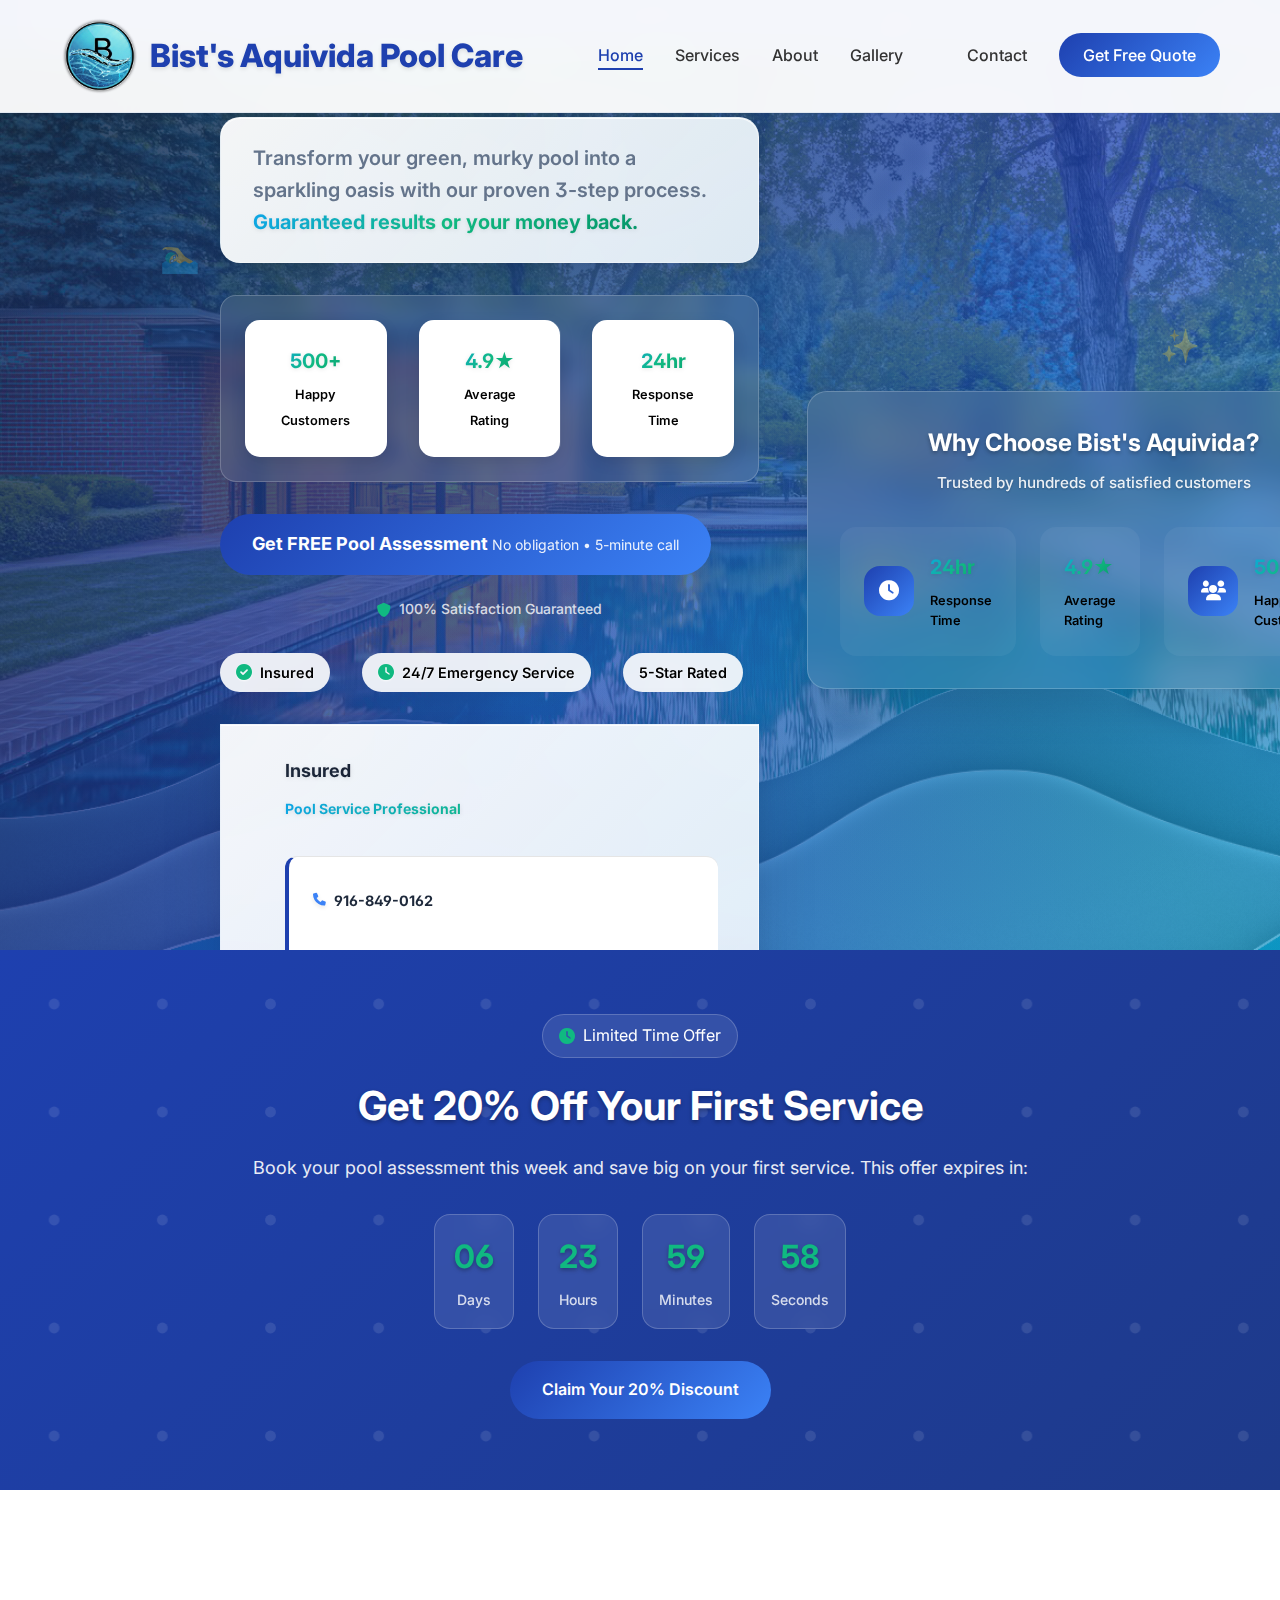
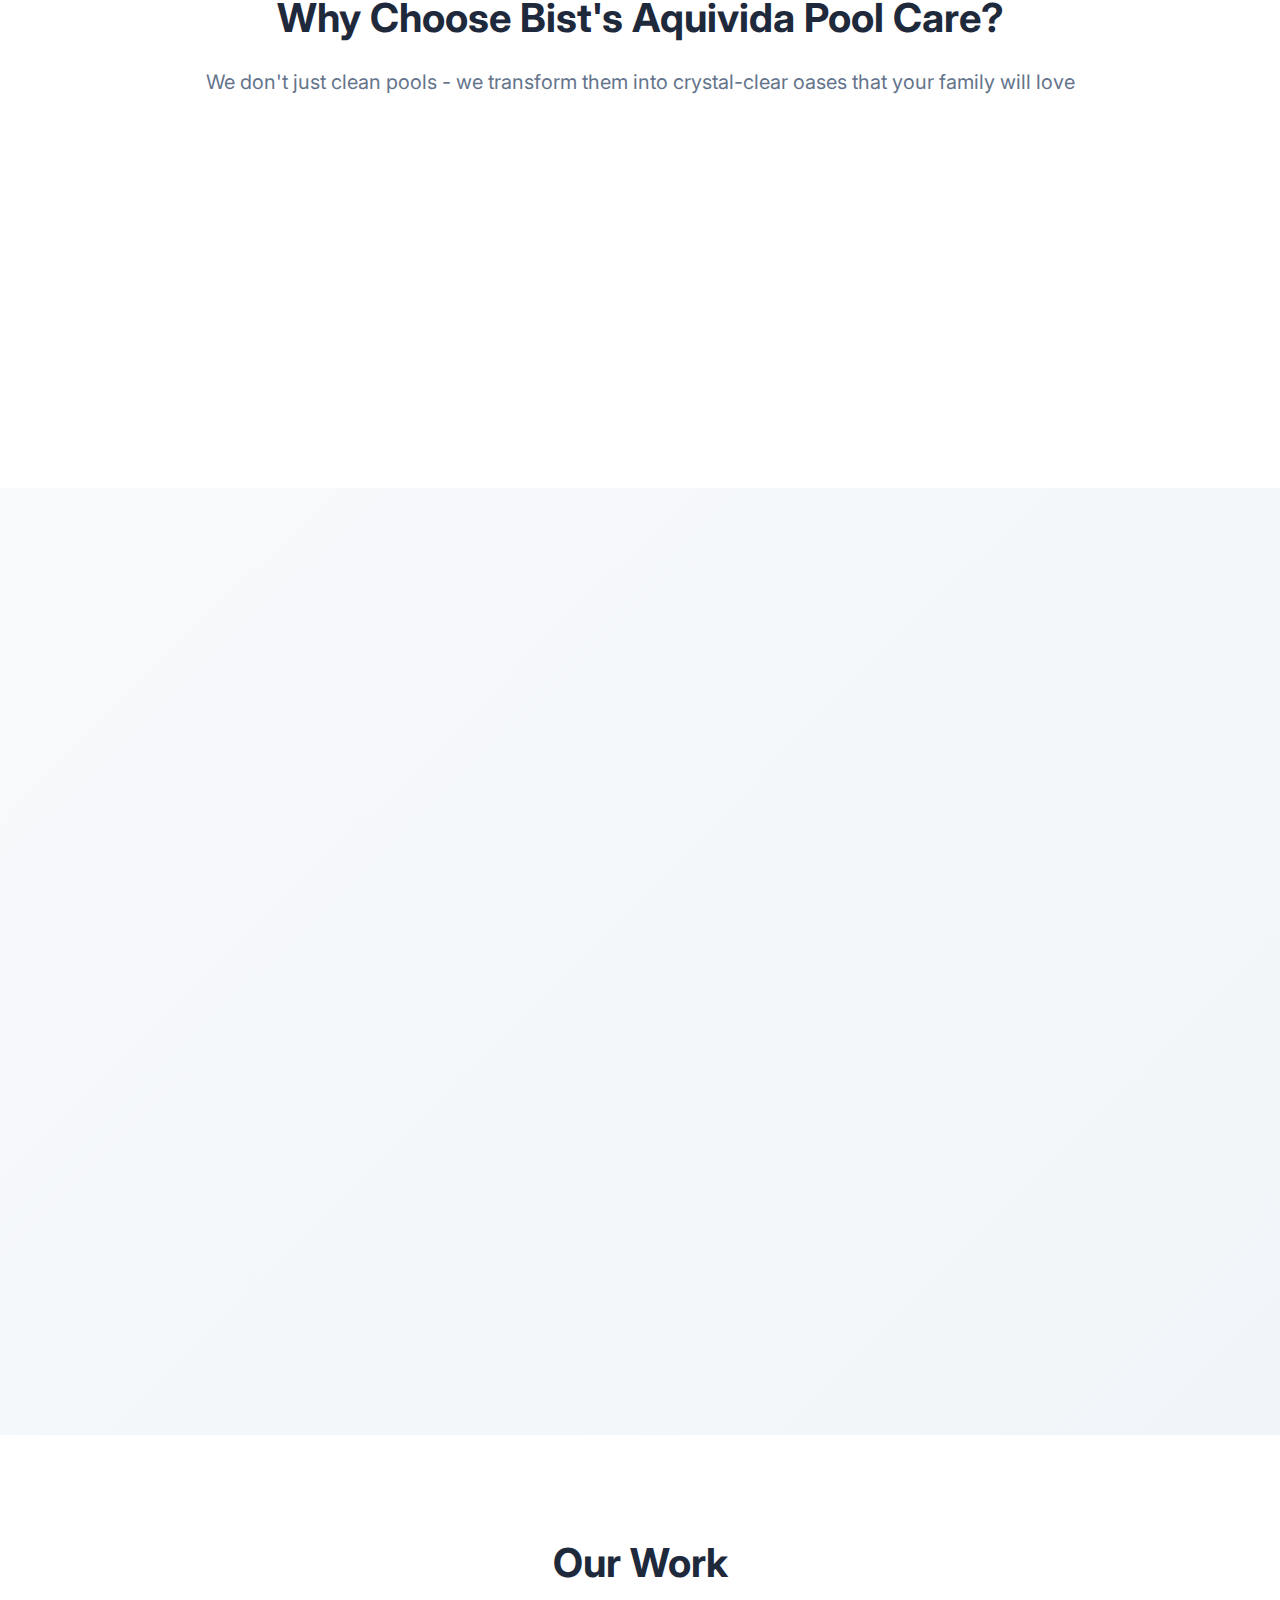
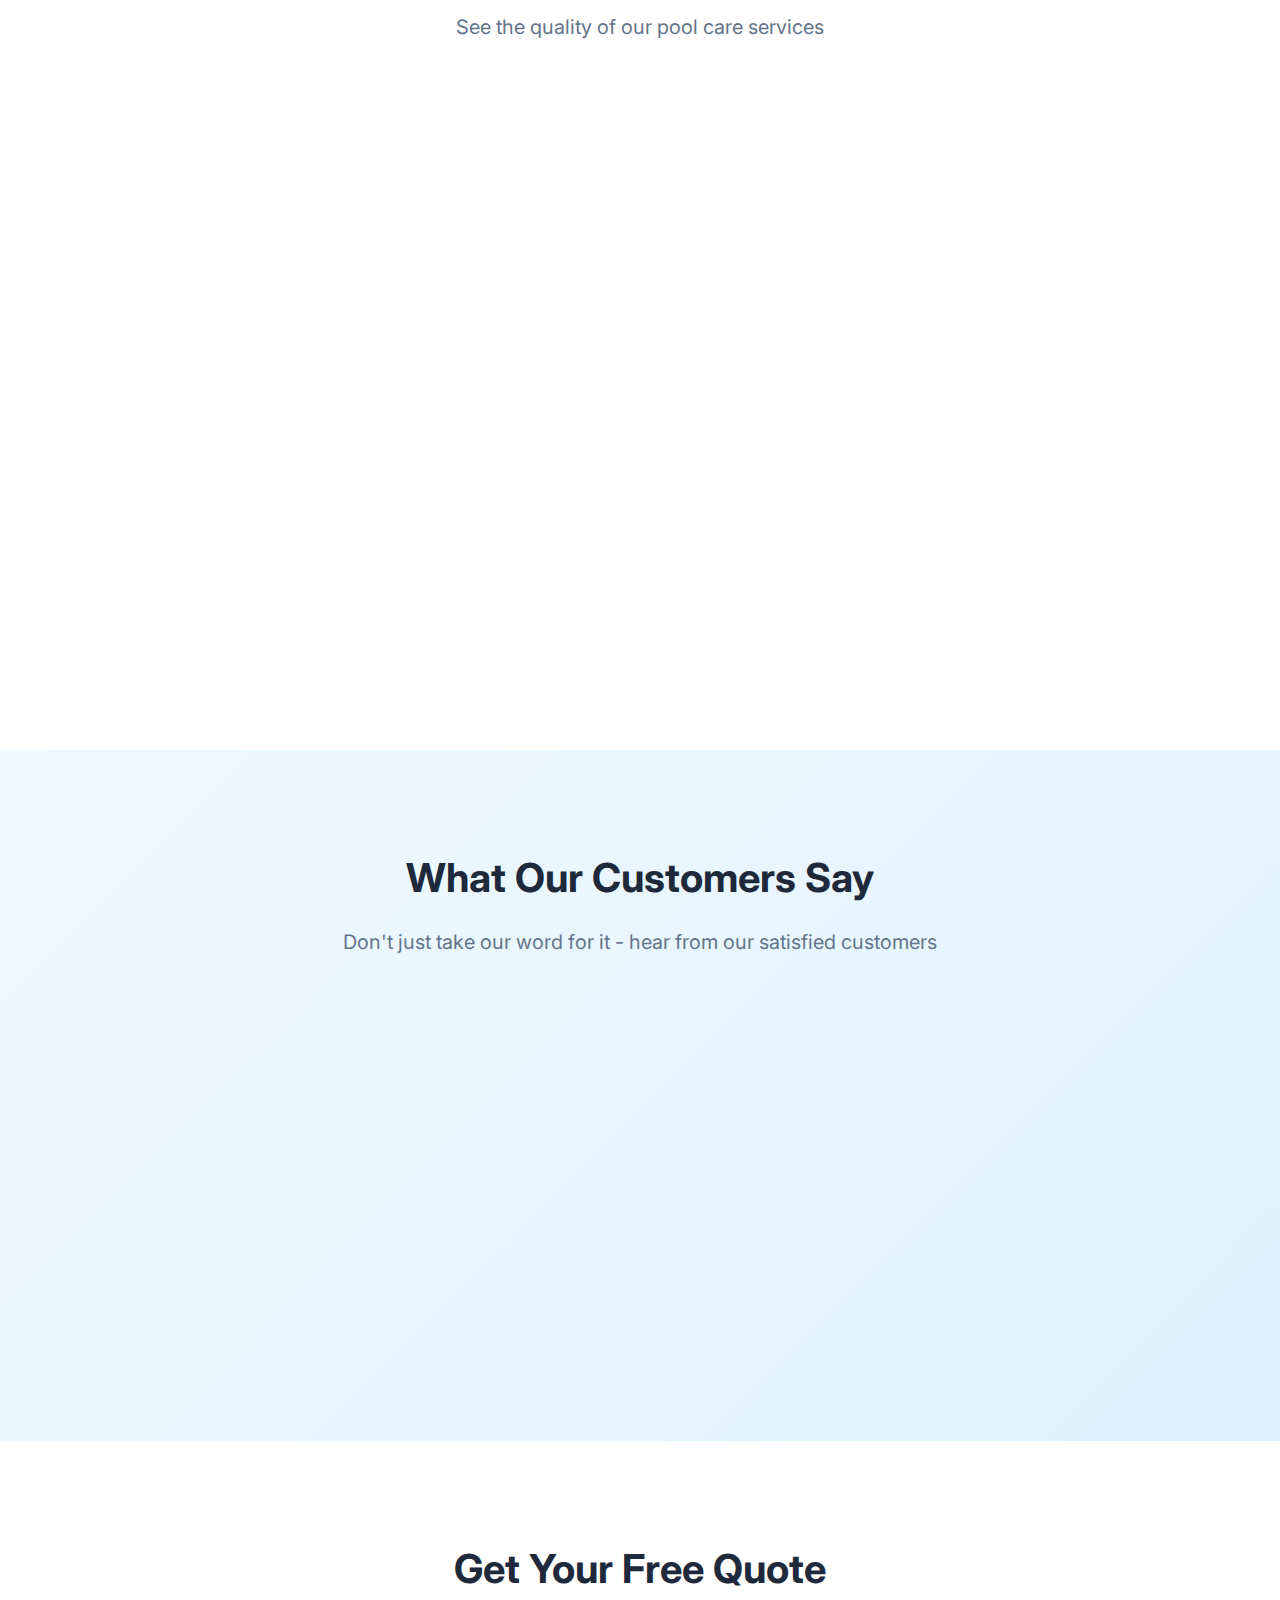
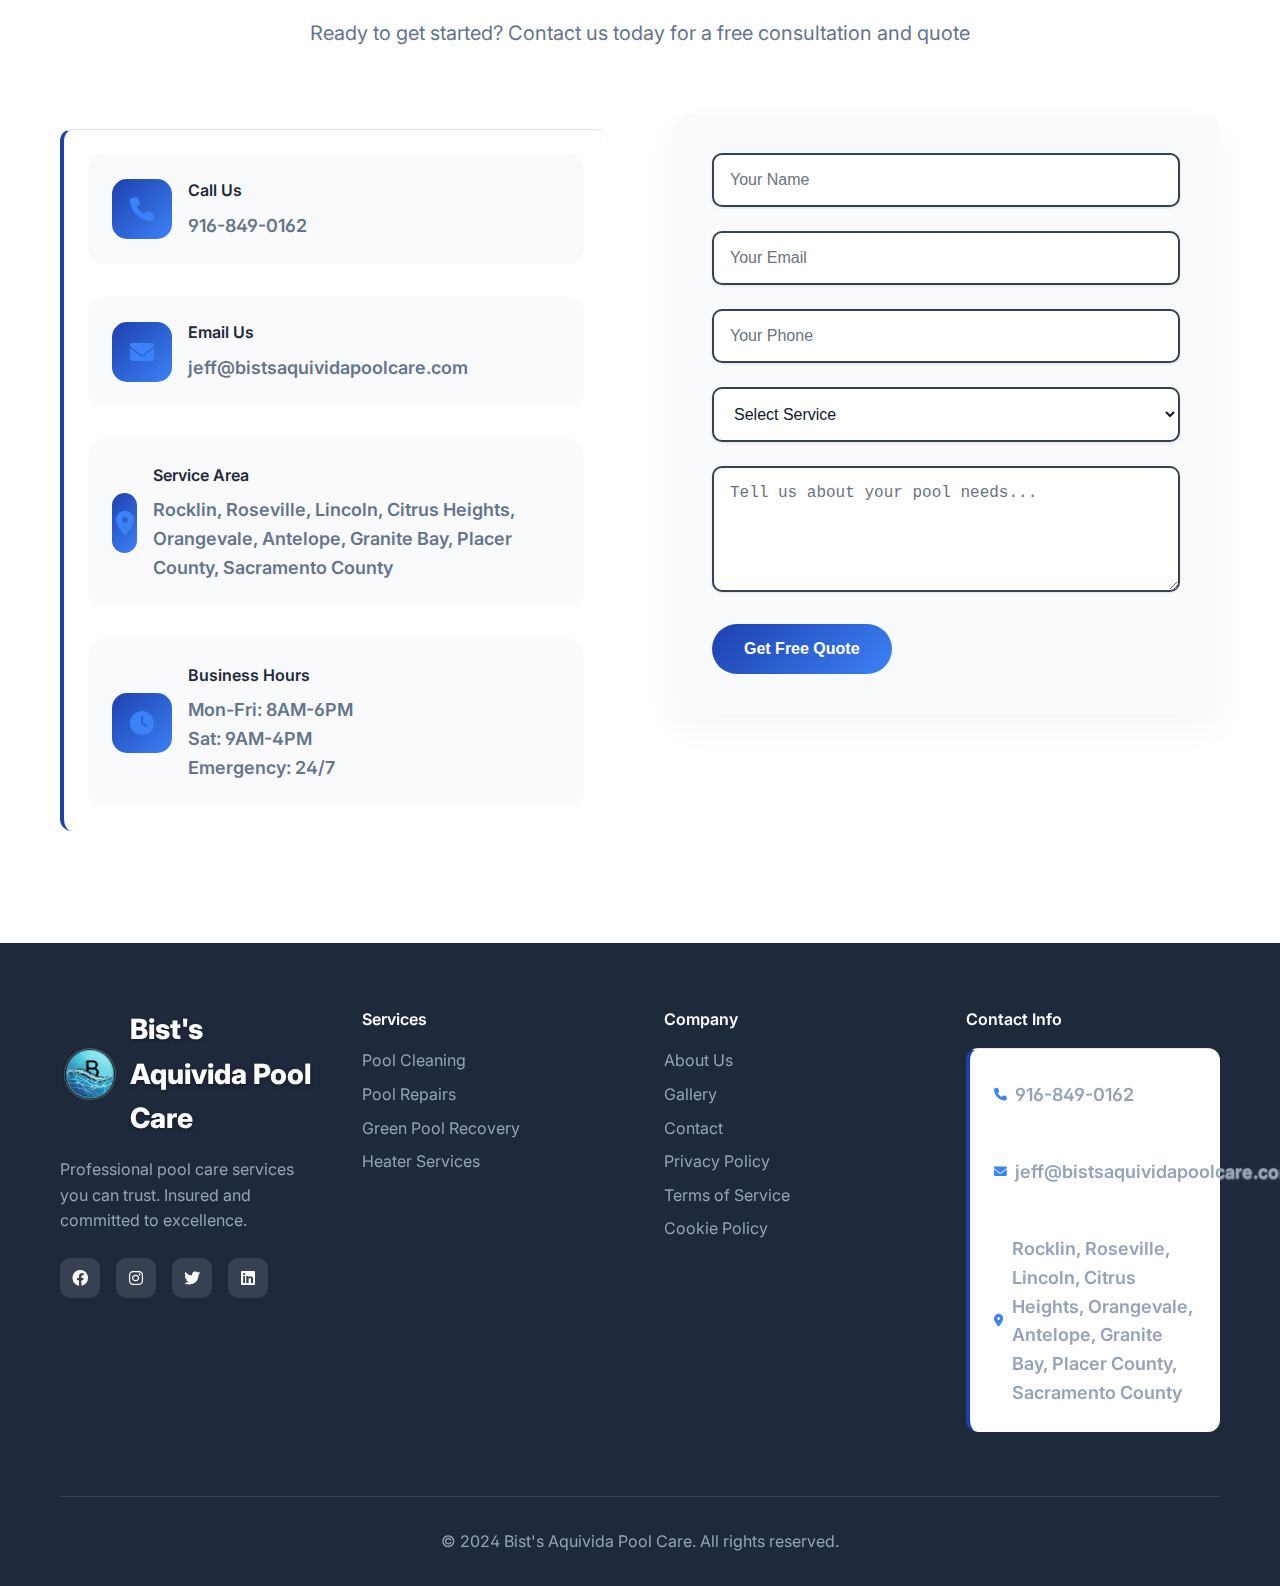
<file: index.html>
<!DOCTYPE html>
<html lang="en">
<head>
    <meta charset="UTF-8">
    <meta name="viewport" content="width=device-width, initial-scale=1.0, viewport-fit=cover, user-scalable=no">
    <meta name="mobile-web-app-capable" content="yes">
    <meta name="apple-mobile-web-app-capable" content="yes">
    <meta name="apple-mobile-web-app-status-bar-style" content="black-translucent">
    <meta name="theme-color" content="#1e40af">
    <link rel="icon" type="image/png" href="logo.png">
    <link rel="shortcut icon" type="image/png" href="logo.png">
    <link rel="apple-touch-icon" href="logo.png">
    <title>Bist's Aquivida Pool Care - Professional Pool Services</title>
    <meta name="description" content="Professional pool care services including maintenance, cleaning, repair, and installation. Serving your area with expert pool technicians.">
    <link rel="stylesheet" href="styles.css">
    <link href="https://fonts.googleapis.com/css2?family=Inter:ital,opsz,wght@0,14..32,100..900;1,14..32,100..900&display=swap" rel="stylesheet" media="print" onload="this.media='all'">
    <link rel="stylesheet" href="https://cdnjs.cloudflare.com/ajax/libs/font-awesome/6.0.0/css/all.min.css" media="print" onload="this.media='all'">
    <noscript>
        <link href="https://fonts.googleapis.com/css2?family=Inter:ital,opsz,wght@0,14..32,100..900;1,14..32,100..900&display=swap" rel="stylesheet">
        <link rel="stylesheet" href="https://cdnjs.cloudflare.com/ajax/libs/font-awesome/6.0.0/css/all.min.css">
    </noscript>
</head>
<body>
    <!-- Navigation -->
    <nav class="navbar">
        <div class="nav-container">
            <div class="nav-logo">
                <img src="logo.png" alt="Bist's Aquivida Pool Care Logo" class="logo" loading="eager" fetchpriority="high">
                <span class="logo-text">Bist's Aquivida Pool Care</span>
            </div>
            <ul class="nav-menu">
                <li class="nav-item">
                    <a href="index.html" class="nav-link active">Home</a>
                </li>
                <li class="nav-item">
                    <a href="services.html" class="nav-link">Services</a>
                </li>
                <li class="nav-item">
                    <a href="about.html" class="nav-link">About</a>
                </li>
                <li class="nav-item">
                    <a href="gallery.html" class="nav-link">Gallery</a>
                </li>
                <li class="nav-item">
                </li>
                <li class="nav-item">
                    <a href="contact.html" class="nav-link">Contact</a>
                </li>
                <li class="nav-item">
                    <a href="contact.html" class="nav-link cta-button">Get Free Quote</a>
                </li>
            </ul>
            <div class="hamburger">
                <span class="bar"></span>
                <span class="bar"></span>
                <span class="bar"></span>
            </div>
        </div>
    </nav>

    <!-- Scrolling Service Areas -->
    <div style="background-color: #1e40af; height: 50px; width: 100%; display: block; position: relative; overflow: hidden; border-bottom: 2px solid rgba(255, 255, 255, 0.3); box-shadow: 0 4px 12px rgba(0, 0, 0, 0.2); z-index: 999;">
        <div style="height: 50px; display: flex; align-items: center; white-space: nowrap; width: 200%; animation: scroll-right-to-left 25s linear infinite;">
            <span style="color: #ffffff; font-size: 16px; font-weight: 700; letter-spacing: 1px; padding: 0 2rem; flex-shrink: 0; width: 50%; text-transform: uppercase; text-shadow: 0 2px 4px rgba(0, 0, 0, 0.5);">Serving • Rocklin • Roseville • Lincoln • Citrus Heights • Orangevale • Antelope • Granite Bay • Placer County • Sacramento County</span>
        </div>
    </div>

    <!-- Hero Section - High-Converting Landing Page -->
    <section id="home" class="hero">
        <div class="hero-content">
            <div class="hero-text">
                
                <!-- Main Headline -->
                <h1 class="hero-headline">
                    <span class="headline-primary">Crystal Clear Pools</span>
                    <span class="headline-secondary">in 24 Hours or Less</span>
                </h1>
                
                <!-- Value Proposition -->
                <p class="hero-subheadline">
                    Transform your green, murky pool into a sparkling oasis with our proven 3-step process. 
                    <strong>Guaranteed results or your money back.</strong>
                </p>
                
                <!-- Social Proof -->
                <div class="social-proof">
                    <div class="proof-stats">
                        <div class="stat">
                            <span class="stat-number">500+</span>
                            <span class="stat-label">Happy Customers</span>
                        </div>
                        <div class="stat">
                            <span class="stat-number">4.9★</span>
                            <span class="stat-label">Average Rating</span>
                        </div>
                        <div class="stat">
                            <span class="stat-number">24hr</span>
                            <span class="stat-label">Response Time</span>
                        </div>
                    </div>
                </div>
                
                <!-- Primary CTA -->
                <div class="hero-cta">
                    <a href="#contact" class="btn btn-primary btn-large">
                        <span class="btn-text">Get FREE Pool Assessment</span>
                        <span class="btn-subtext">No obligation • 5-minute call</span>
                    </a>
                    <div class="cta-guarantee">
                        <i class="fas fa-shield-alt"></i>
                        <span>100% Satisfaction Guaranteed</span>
                    </div>
                </div>
                
                    <!-- Trust Indicators -->
                    <div class="trust-indicators">
                        <div class="indicator">
                            <i class="fas fa-check-circle"></i>
                            <span>Insured</span>
                        </div>
                        <div class="indicator">
                            <i class="fas fa-clock"></i>
                            <span>24/7 Emergency Service</span>
                        </div>
                        <div class="indicator">
                            <span>5-Star Rated</span>
                        </div>
                    </div>
                    
                    <!-- Certification Badge -->
                    <div class="certification-badge">
                        <div class="cert-badge-content">
                            <i class="fas fa-shield-check"></i>
                            <div class="cert-text">
                                <span class="cert-title">Insured</span>
                                <span class="cert-subtitle">Pool Service Professional</span>
                                <div class="contact-info">
                                    <p class="phone"><i class="fas fa-phone"></i> 916-849-0162</p>
                                    <p class="email"><i class="fas fa-envelope"></i> jeff@bistsaquividapoolcare.com</p>
                                    <p class="service-area"><i class="fas fa-map-marker-alt"></i> Rocklin, Roseville, Lincoln, Citrus Heights, Orangevale, Antelope, Granite Bay, Placer County, Sacramento County</p>
                                </div>
                            </div>
                        </div>
                    </div>
            </div>
            
            <!-- Hero Visual -->
            <div class="hero-visual">
                <div class="visual-container">
                    <div class="hero-stats-card">
                        <div class="stats-header">
                            <h3>Why Choose Bist's Aquivida?</h3>
                            <p>Trusted by hundreds of satisfied customers</p>
                        </div>
                        <div class="stats-grid">
                            <div class="stat-item">
                                <div class="stat-icon">
                                    <i class="fas fa-clock"></i>
                                </div>
                                <div class="stat-content">
                                    <span class="stat-number">24hr</span>
                                    <span class="stat-label">Response Time</span>
                                </div>
                            </div>
                            <div class="stat-item">
                                <div class="stat-content">
                                    <span class="stat-number">4.9★</span>
                                    <span class="stat-label">Average Rating</span>
                                </div>
                            </div>
                            <div class="stat-item">
                                <div class="stat-icon">
                                    <i class="fas fa-users"></i>
                                </div>
                                <div class="stat-content">
                                    <span class="stat-number">500+</span>
                                    <span class="stat-label">Happy Customers</span>
                                </div>
                            </div>
                        </div>
                    </div>
                </div>
            </div>
        </div>
        
        <!-- Floating Elements for Visual Interest -->
        <div class="floating-elements">
            <div class="floating-icon icon-1">🏊‍♂️</div>
            <div class="floating-icon icon-2">💧</div>
            <div class="floating-icon icon-3">✨</div>
            <div class="floating-icon icon-4">🏆</div>
        </div>
    </section>

    <!-- Urgency Section -->
    <section class="urgency-section">
        <div class="container">
            <div class="urgency-content">
                <div class="urgency-badge">
                    <i class="fas fa-clock"></i>
                    <span>Limited Time Offer</span>
                </div>
                <h2>Get 20% Off Your First Service</h2>
                <p>Book your pool assessment this week and save big on your first service. This offer expires in:</p>
                <div class="countdown-timer" id="countdownTimer">
                    <div class="time-unit">
                        <span class="time-number" id="days">07</span>
                        <span class="time-label">Days</span>
                    </div>
                    <div class="time-unit">
                        <span class="time-number" id="hours">23</span>
                        <span class="time-label">Hours</span>
                    </div>
                    <div class="time-unit">
                        <span class="time-number" id="minutes">45</span>
                        <span class="time-label">Minutes</span>
                    </div>
                    <div class="time-unit">
                        <span class="time-number" id="seconds">12</span>
                        <span class="time-label">Seconds</span>
                    </div>
                </div>
                <a href="#contact" class="btn btn-primary btn-large">Claim Your 20% Discount</a>
            </div>
        </div>
    </section>

    <!-- Services Section -->
    <section id="services" class="services">
        <div class="container">
            <div class="section-header">
                <h2>Why Choose Bist's Aquivida Pool Care?</h2>
                <p>We don't just clean pools - we transform them into crystal-clear oases that your family will love</p>
            </div>
            <div class="services-grid">
                <div class="service-card featured">
                    <div class="service-badge">Most Popular</div>
                    <div class="service-icon">
                        <i class="fas fa-tint"></i>
                    </div>
                    <h3>Pool Cleaning & Maintenance</h3>
                    <p class="service-description">Transform your pool from green to pristine in just 24 hours with our proven maintenance program.</p>
                    <div class="service-benefits">
                        <div class="benefit">
                            <i class="fas fa-check-circle"></i>
                            <span>Weekly/Bi-weekly service</span>
                        </div>
                        <div class="benefit">
                            <i class="fas fa-check-circle"></i>
                            <span>Chemical balancing</span>
                        </div>
                        <div class="benefit">
                            <i class="fas fa-check-circle"></i>
                            <span>Equipment inspection</span>
                        </div>
                        <div class="benefit">
                            <i class="fas fa-check-circle"></i>
                            <span>Water testing</span>
                        </div>
                    </div>
                    <a href="#contact" class="service-cta">Get Started</a>
                </div>
                <div class="service-card">
                    <div class="service-icon">
                        <i class="fas fa-tools"></i>
                    </div>
                    <h3>Pool Repairs</h3>
                    <p>Expert repair services for pumps, filters, heaters, and all pool equipment. Fast, reliable, and affordable solutions.</p>
                    <ul class="service-features">
                        <li>Equipment repairs</li>
                        <li>Leak detection</li>
                        <li>Plumbing fixes</li>
                    </ul>
                </div>
                <div class="service-card">
                    <div class="service-icon">
                        <i class="fas fa-leaf"></i>
                    </div>
                    <h3>Green Pool Recovery</h3>
                    <p>Transform your green, algae-filled pool back to crystal clear water. Emergency service available for urgent situations.</p>
                    <ul class="service-features">
                        <li>24/7 emergency service</li>
                        <li>Algae treatment</li>
                        <li>Water restoration</li>
                        <li>Prevention planning</li>
                    </ul>
                </div>
                <div class="service-card">
                    <div class="service-icon">
                        <i class="fas fa-thermometer-half"></i>
                    </div>
                    <h3>Heater Services</h3>
                    <p>Pool heater installation, repair, and maintenance. Keep your pool comfortable year-round with our expert heating solutions.</p>
                    <ul class="service-features">
                        <li>Heater installation</li>
                        <li>Repair & maintenance</li>
                        <li>Energy efficiency</li>
                        <li>Winterization</li>
                    </ul>
                </div>
            </div>
        </div>
    </section>

    <!-- About Section -->
    <section id="about" class="about">
        <div class="container">
            <div class="about-content">
                <div class="about-text">
                    <h2>About Bist's Aquivida Pool Care</h2>
                    <p class="lead">With years of experience in the pool industry, we've built a reputation for excellence, reliability, and customer satisfaction.</p>
                    <p>Our team of pool technicians is dedicated to providing the highest quality pool care services. We understand that your pool is an investment in your home and lifestyle, and we treat it with the care and attention it deserves.</p>
                    <div class="about-stats">
                        <div class="stat">
                            <h3>500+</h3>
                            <p>Happy Customers</p>
                        </div>
                        <div class="stat">
                            <h3>10+</h3>
                            <p>Years Experience</p>
                        </div>
                        <div class="stat">
                            <h3>24/7</h3>
                            <p>Emergency Service</p>
                        </div>
                        <div class="stat">
                            <h3>100%</h3>
                            <p>Satisfaction Guaranteed</p>
                        </div>
                    </div>
                </div>
                <div class="about-image">
                    <img src="aquivida-pool-jeff-4/vecteezy_swimming-pool-maintenance-service-illustration_19774359.jpg" alt="Pool Maintenance" class="about-pool">
                </div>
            </div>
        </div>
    </section>

    <!-- Gallery Section -->
    <section id="gallery" class="gallery">
        <div class="container">
            <div class="section-header">
                <h2>Our Work</h2>
                <p>See the quality of our pool care services</p>
            </div>
            <div class="gallery-grid">
                <div class="gallery-item">
                    <img src="aquivida-pool-jeff-1/vecteezy_isolated-empty-pool-on-white-background_7208579.jpg" alt="Pool Maintenance">
                    <div class="gallery-overlay">
                        <h4>Pool Cleaning</h4>
                        <p>Professional maintenance service</p>
                    </div>
                </div>
                <div class="gallery-item">
                    <img src="aquivida-pool-jeff-2/vecteezy_summer-pool-icon-set_13489543.jpg" alt="Pool Services">
                    <div class="gallery-overlay">
                        <h4>Service Excellence</h4>
                        <p>Comprehensive pool care</p>
                    </div>
                </div>
                <div class="gallery-item">
                    <div class="gallery-overlay">
                        <h4>New Installation</h4>
                        <p>Custom pool design</p>
                    </div>
                </div>
                <div class="gallery-item">
                    <img src="aquivida-pool-jeff-4/vecteezy_swimming-pool-maintenance-service-illustration_19774359.jpg" alt="Pool Repair">
                    <div class="gallery-overlay">
                        <h4>Equipment Repair</h4>
                        <p>Expert repair services</p>
                    </div>
                </div>
                <div class="gallery-item">
                    <img src="aquivida-pool-jeff-5/vecteezy_swimming-pool-maintenance-set_21841713.jpg" alt="Pool Maintenance">
                    <div class="gallery-overlay">
                        <h4>Maintenance Set</h4>
                        <p>Complete care package</p>
                    </div>
                </div>
                <div class="gallery-item">
                    <img src="aquivida-pool-jeff-1/vecteezy_isolated-empty-pool-on-white-background_7208579.jpg" alt="Pool Care">
                    <div class="gallery-overlay">
                        <h4>Pool Care</h4>
                        <p>Professional service</p>
                    </div>
                </div>
            </div>
        </div>
    </section>

    <!-- Testimonials Section -->
    <section id="testimonials" class="testimonials">
        <div class="container">
            <div class="section-header">
                <h2>What Our Customers Say</h2>
                <p>Don't just take our word for it - hear from our satisfied customers</p>
            </div>
            <div class="testimonials-grid">
                <div class="testimonial-card">
                    <div class="testimonial-content">
                        <div class="stars">
                            <i class="fas fa-star"></i>
                            <i class="fas fa-star"></i>
                            <i class="fas fa-star"></i>
                            <i class="fas fa-star"></i>
                            <i class="fas fa-star"></i>
                        </div>
                        <p>"Bist's Aquivida Pool Care has been maintaining our pool for over 3 years. Their service is exceptional - always on time, professional, and our pool has never looked better!"</p>
                    </div>
                    <div class="testimonial-author">
                        <h4>Sarah Johnson</h4>
                        <span>Homeowner</span>
                    </div>
                </div>
                <div class="testimonial-card">
                    <div class="testimonial-content">
                        <div class="stars">
                            <i class="fas fa-star"></i>
                            <i class="fas fa-star"></i>
                            <i class="fas fa-star"></i>
                            <i class="fas fa-star"></i>
                            <i class="fas fa-star"></i>
                        </div>
                        <p>"When our pool heater broke down, they came out the same day and had it fixed within hours. Excellent emergency service!"</p>
                    </div>
                    <div class="testimonial-author">
                        <h4>Mike Rodriguez</h4>
                        <span>Business Owner</span>
                    </div>
                </div>
                <div class="testimonial-card">
                    <div class="testimonial-content">
                        <div class="stars">
                            <i class="fas fa-star"></i>
                            <i class="fas fa-star"></i>
                            <i class="fas fa-star"></i>
                            <i class="fas fa-star"></i>
                            <i class="fas fa-star"></i>
                        </div>
                        <p>"They transformed our green, unusable pool into a crystal clear oasis. The team was knowledgeable, efficient, and the results exceeded our expectations."</p>
                    </div>
                    <div class="testimonial-author">
                        <h4>Jennifer Chen</h4>
                        <span>Property Manager</span>
                    </div>
                </div>
            </div>
        </div>
    </section>

    <!-- Contact Section -->
    <section id="contact" class="contact">
        <div class="container">
            <div class="section-header">
                <h2>Get Your Free Quote</h2>
                <p>Ready to get started? Contact us today for a free consultation and quote</p>
            </div>
            <div class="contact-content">
                <div class="contact-info">
                    <div class="contact-item">
                        <div class="contact-icon">
                            <i class="fas fa-phone"></i>
                        </div>
                        <div class="contact-details">
                            <h4>Call Us</h4>
                            <p>916-849-0162</p>
                        </div>
                    </div>
                    <div class="contact-item">
                        <div class="contact-icon">
                            <i class="fas fa-envelope"></i>
                        </div>
                        <div class="contact-details">
                            <h4>Email Us</h4>
                            <p>jeff@bistsaquividapoolcare.com</p>
                        </div>
                    </div>
                    <div class="contact-item">
                        <div class="contact-icon">
                            <i class="fas fa-map-marker-alt"></i>
                        </div>
                        <div class="contact-details">
                            <h4>Service Area</h4>
                            <p>Rocklin, Roseville, Lincoln, Citrus Heights, Orangevale, Antelope, Granite Bay, Placer County, Sacramento County</p>
                        </div>
                    </div>
                    <div class="contact-item">
                        <div class="contact-icon">
                            <i class="fas fa-clock"></i>
                        </div>
                        <div class="contact-details">
                            <h4>Business Hours</h4>
                            <p>Mon-Fri: 8AM-6PM<br>Sat: 9AM-4PM<br>Emergency: 24/7</p>
                        </div>
                    </div>
                </div>
                <div class="contact-form">
                    <form id="quoteForm">
                        <div class="form-group">
                            <input type="text" id="name" name="name" placeholder="Your Name" required>
                        </div>
                        <div class="form-group">
                            <input type="email" id="email" name="email" placeholder="Your Email" required>
                        </div>
                        <div class="form-group">
                            <input type="tel" id="phone" name="phone" placeholder="Your Phone" required>
                        </div>
                        <div class="form-group">
                            <select id="service" name="service" required>
                                <option value="">Select Service</option>
                                <option value="cleaning">Pool Cleaning & Maintenance</option>
                                <option value="repair">Pool Repairs</option>
                                <option value="green-recovery">Green Pool Recovery</option>
                                <option value="heater">Heater Services</option>
                                <option value="other">Other</option>
                            </select>
                        </div>
                        <div class="form-group">
                            <textarea id="message" name="message" placeholder="Tell us about your pool needs..." rows="5"></textarea>
                        </div>
                        <button type="submit" class="btn btn-primary">Get Free Quote</button>
                    </form>
                </div>
            </div>
        </div>
    </section>

    <!-- Footer -->
    <footer class="footer">
        <div class="container">
            <div class="footer-content">
                <div class="footer-section">
                    <div class="footer-logo">
                        <img src="logo.png" alt="Bist's Aquivida Pool Care Logo" class="logo">
                        <span class="logo-text">Bist's Aquivida Pool Care</span>
                    </div>
                    <p>Professional pool care services you can trust. Insured and committed to excellence.</p>
                    <div class="social-links">
                        <a href="#"><i class="fab fa-facebook"></i></a>
                        <a href="#"><i class="fab fa-instagram"></i></a>
                        <a href="#"><i class="fab fa-twitter"></i></a>
                        <a href="#"><i class="fab fa-linkedin"></i></a>
                    </div>
                </div>
                <div class="footer-section">
                    <h4>Services</h4>
                    <ul>
                        <li><a href="#services">Pool Cleaning</a></li>
                        <li><a href="#services">Pool Repairs</a></li>
                        <li><a href="#services">Green Pool Recovery</a></li>
                        <li><a href="#services">Heater Services</a></li>
                    </ul>
                </div>
                <div class="footer-section">
                    <h4>Company</h4>
                    <ul>
                        <li><a href="about.html">About Us</a></li>
                        <li><a href="gallery.html">Gallery</a></li>
                        <li><a href="contact.html">Contact</a></li>
                        <li><a href="privacy.html">Privacy Policy</a></li>
                        <li><a href="terms.html">Terms of Service</a></li>
                        <li><a href="cookies.html">Cookie Policy</a></li>
                    </ul>
                </div>
                <div class="footer-section">
                    <h4>Contact Info</h4>
                    <div class="contact-info">
                        <p><i class="fas fa-phone"></i> 916-849-0162</p>
                        <p><i class="fas fa-envelope"></i> jeff@bistsaquividapoolcare.com</p>
                        <p><i class="fas fa-map-marker-alt"></i> Rocklin, Roseville, Lincoln, Citrus Heights, Orangevale, Antelope, Granite Bay, Placer County, Sacramento County</p>
                    </div>
                </div>
            </div>
            <div class="footer-bottom">
                <p>&copy; 2024 Bist's Aquivida Pool Care. All rights reserved.</p>
            </div>
        </div>
    </footer>

    <script src="script.js"></script>
</body>
</html>
</file>
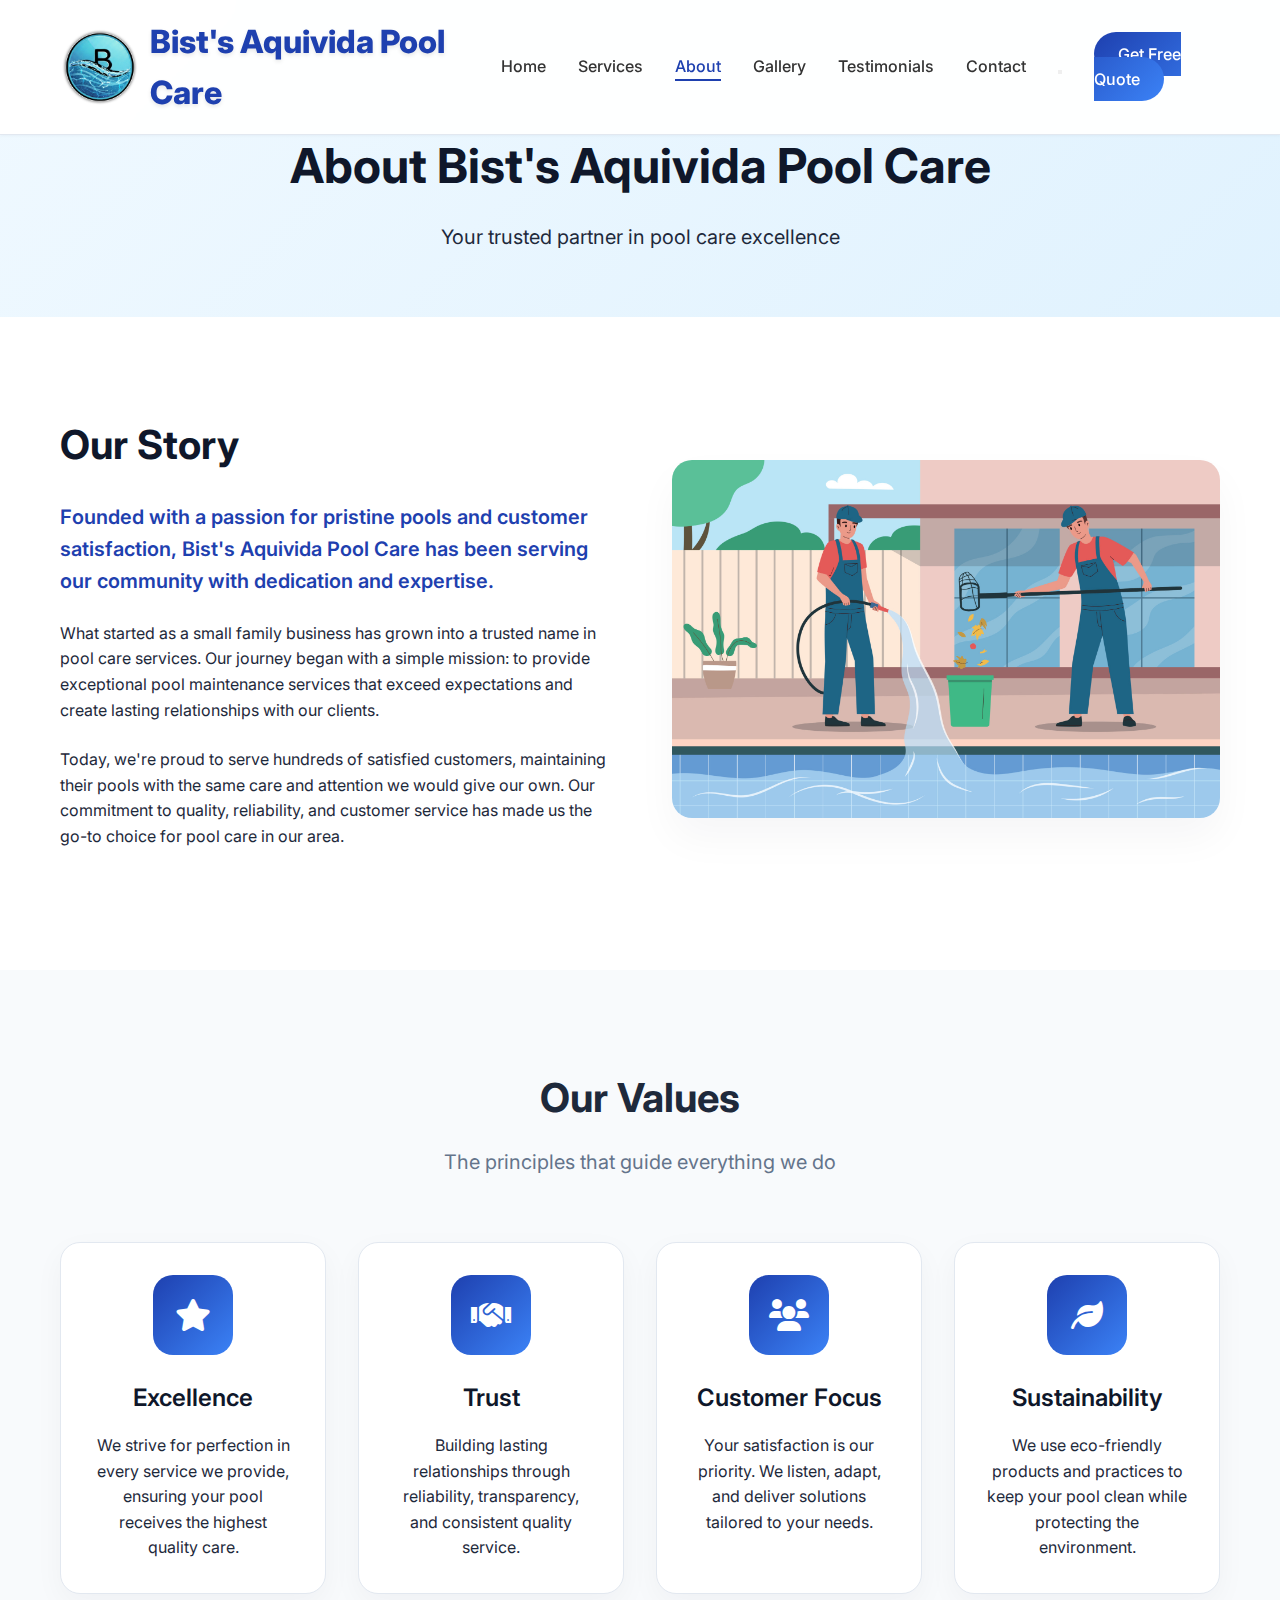
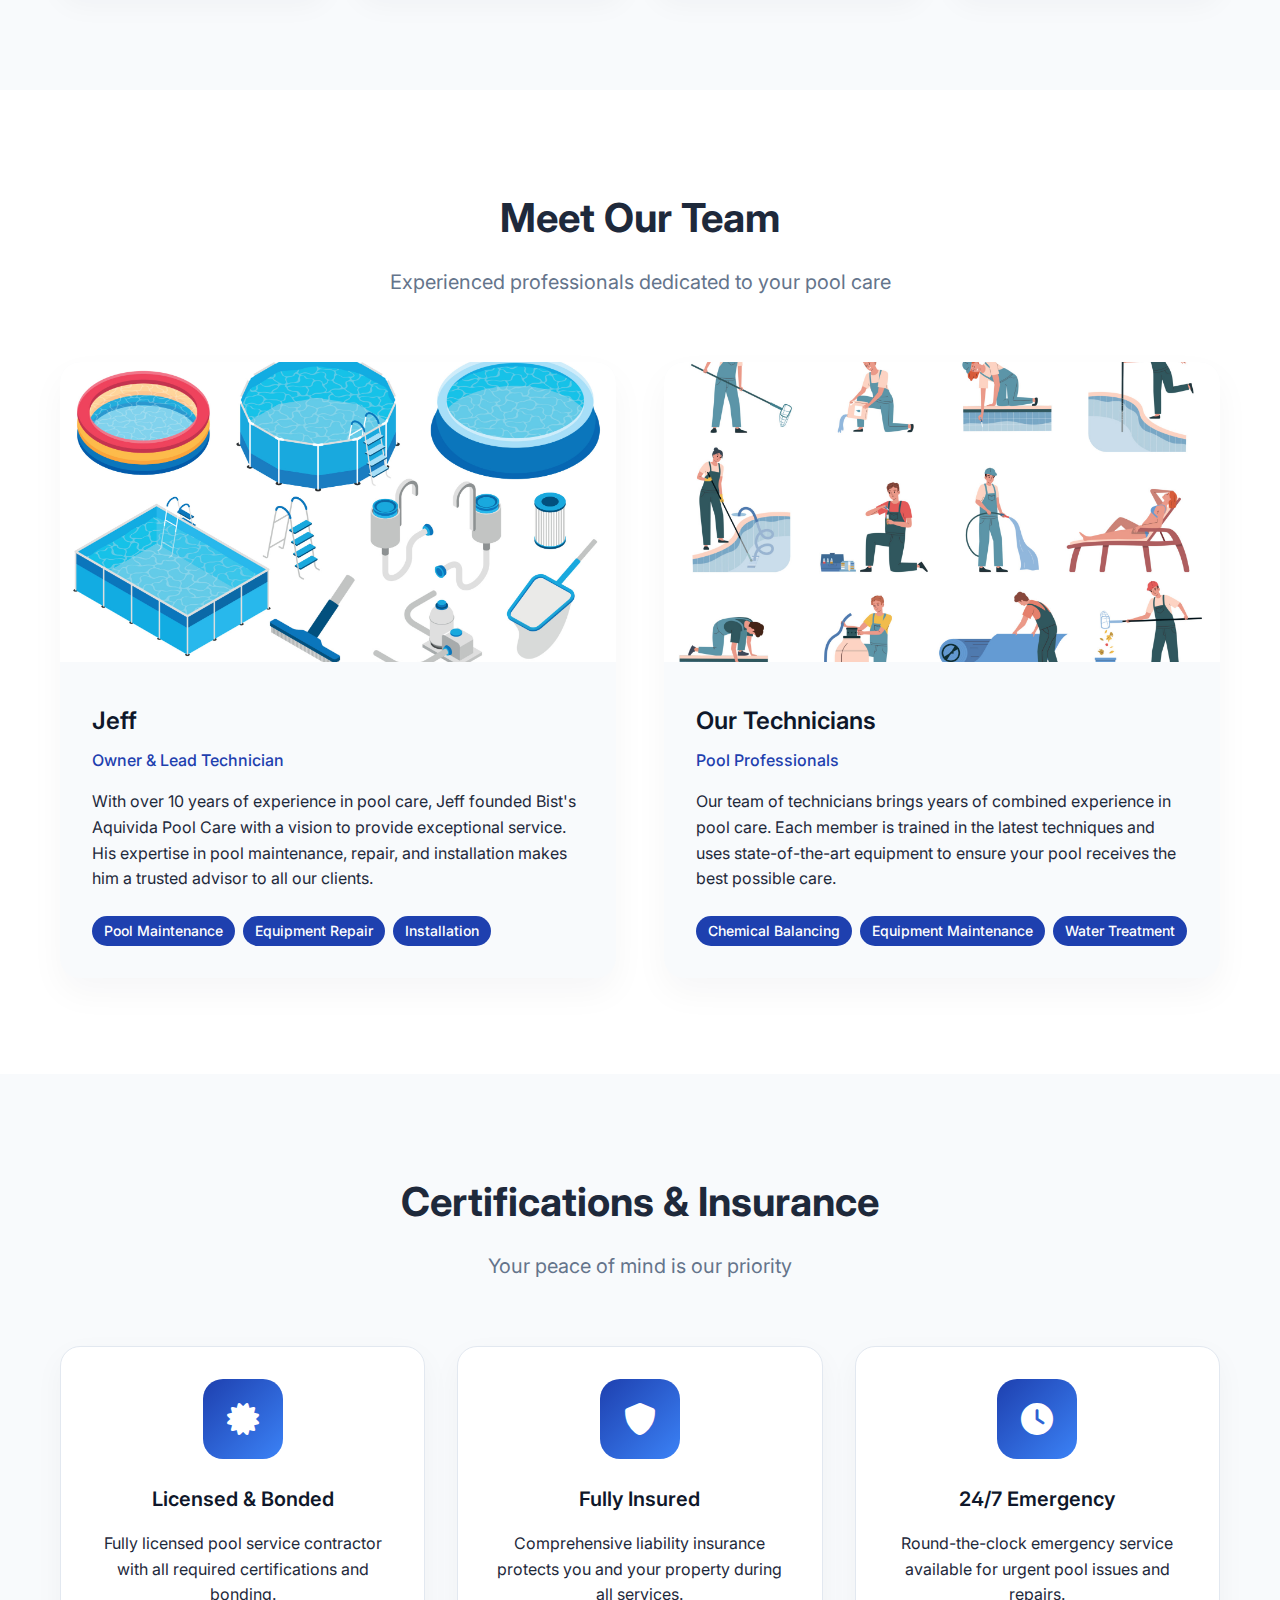
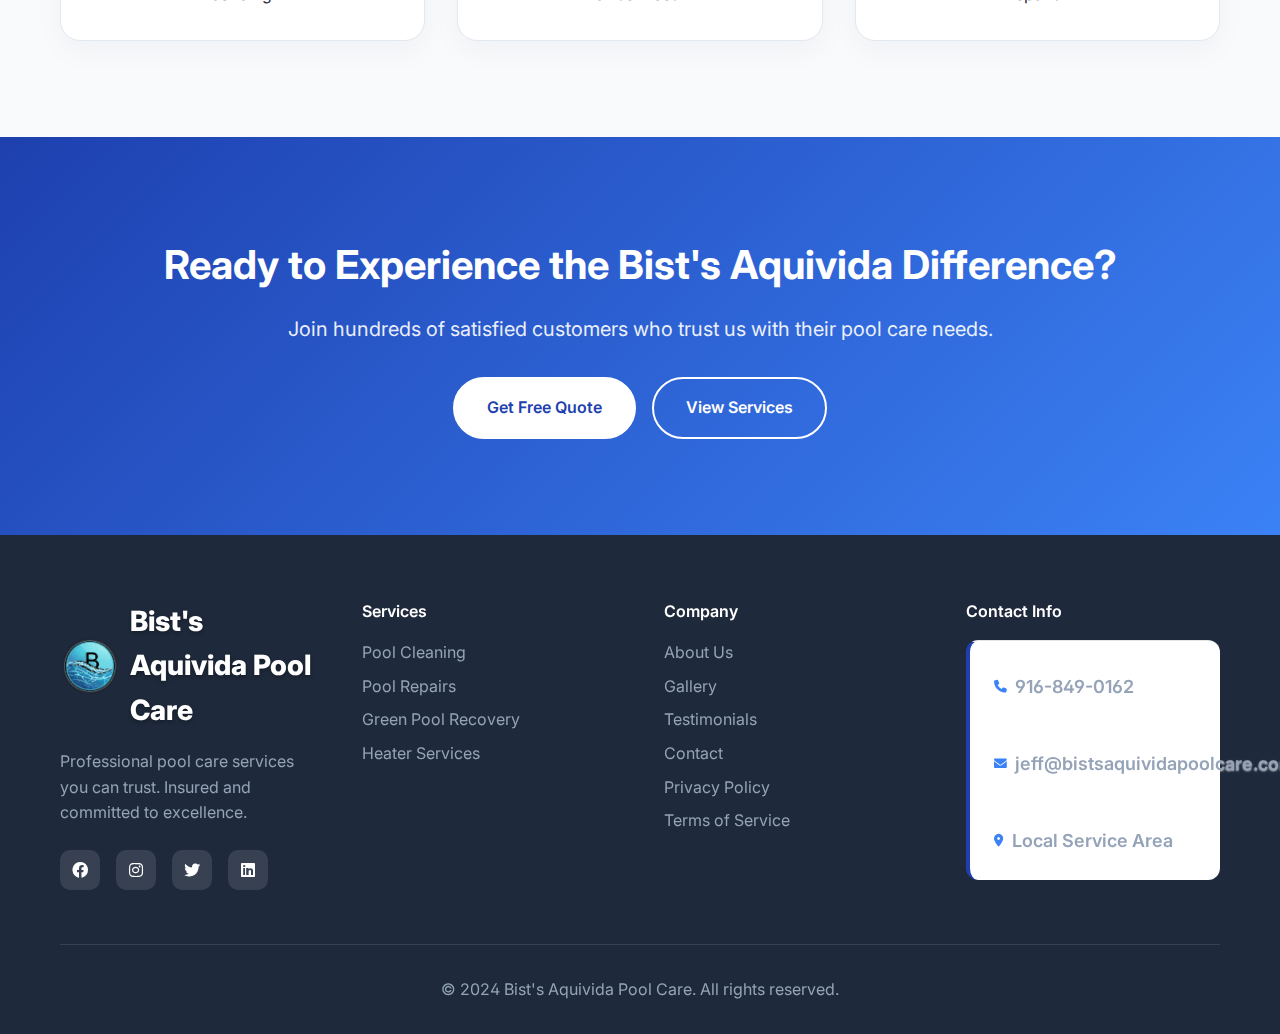
<file: about.html>
<!DOCTYPE html>
<html lang="en">
<head>
    <meta charset="UTF-8">
    <meta name="viewport" content="width=device-width, initial-scale=1.0, viewport-fit=cover, user-scalable=no">
    <meta name="mobile-web-app-capable" content="yes">
    <meta name="apple-mobile-web-app-capable" content="yes">
    <meta name="apple-mobile-web-app-status-bar-style" content="black-translucent">
    <meta name="theme-color" content="#1e40af">
    <link rel="icon" type="image/png" href="logo.png">
    <link rel="shortcut icon" type="image/png" href="logo.png">
    <link rel="apple-touch-icon" href="logo.png">
    <title>About Us - Bist's Aquivida Pool Care</title>
    <meta name="description" content="Learn about Bist's Aquivida Pool Care's commitment to excellence, experienced team, and dedication to providing the best pool services in the area.">
    <link rel="stylesheet" href="styles.css">
    <link href="https://fonts.googleapis.com/css2?family=Inter:wght@300;400;500;600;700&display=swap" rel="stylesheet">
    <link rel="stylesheet" href="https://cdnjs.cloudflare.com/ajax/libs/font-awesome/6.0.0/css/all.min.css">
</head>
<body>
    <!-- Navigation -->
    <nav class="navbar">
        <div class="nav-container">
            <div class="nav-logo">
                <img src="logo.png" alt="Bist's Aquivida Pool Care Logo" class="logo">
                <span class="logo-text">Bist's Aquivida Pool Care</span>
            </div>
            <ul class="nav-menu">
                <li class="nav-item">
                    <a href="index.html" class="nav-link">Home</a>
                </li>
                <li class="nav-item">
                    <a href="index.html#services" class="nav-link">Services</a>
                </li>
                <li class="nav-item">
                    <a href="about.html" class="nav-link active">About</a>
                </li>
                <li class="nav-item">
                    <a href="gallery.html" class="nav-link">Gallery</a>
                </li>
                <li class="nav-item">
                    <a href="index.html#testimonials" class="nav-link">Testimonials</a>
                </li>
                <li class="nav-item">
                    <a href="index.html#contact" class="nav-link">Contact</a>
                </li>
                <li class="nav-item">
                    <button class="theme-toggle" id="themeToggle" aria-label="Toggle theme"></button>
                </li>
                <li class="nav-item">
                    <a href="index.html#contact" class="nav-link cta-button">Get Free Quote</a>
                </li>
            </ul>
            <div class="hamburger">
                <span class="bar"></span>
                <span class="bar"></span>
                <span class="bar"></span>
            </div>
        </div>
    </nav>

    <!-- Hero Section -->
    <section class="page-hero">
        <div class="container">
            <div class="page-hero-content">
                <h1>About Bist's Aquivida Pool Care</h1>
                <p>Your trusted partner in pool care excellence</p>
            </div>
        </div>
    </section>

    <!-- Our Story Section -->
    <section class="our-story">
        <div class="container">
            <div class="story-content">
                <div class="story-text">
                    <h2>Our Story</h2>
                    <p class="lead">Founded with a passion for pristine pools and customer satisfaction, Bist's Aquivida Pool Care has been serving our community with dedication and expertise.</p>
                    <p>What started as a small family business has grown into a trusted name in pool care services. Our journey began with a simple mission: to provide exceptional pool maintenance services that exceed expectations and create lasting relationships with our clients.</p>
                    <p>Today, we're proud to serve hundreds of satisfied customers, maintaining their pools with the same care and attention we would give our own. Our commitment to quality, reliability, and customer service has made us the go-to choice for pool care in our area.</p>
                </div>
                <div class="story-image">
                    <img src="aquivida-pool-jeff-4/vecteezy_swimming-pool-maintenance-service-illustration_19774359.jpg" alt="Our Story" class="story-img">
                </div>
            </div>
        </div>
    </section>

    <!-- Values Section -->
    <section class="values">
        <div class="container">
            <div class="section-header">
                <h2>Our Values</h2>
                <p>The principles that guide everything we do</p>
            </div>
            <div class="values-grid">
                <div class="value-card">
                    <div class="value-icon">
                        <i class="fas fa-star"></i>
                    </div>
                    <h3>Excellence</h3>
                    <p>We strive for perfection in every service we provide, ensuring your pool receives the highest quality care.</p>
                </div>
                <div class="value-card">
                    <div class="value-icon">
                        <i class="fas fa-handshake"></i>
                    </div>
                    <h3>Trust</h3>
                    <p>Building lasting relationships through reliability, transparency, and consistent quality service.</p>
                </div>
                <div class="value-card">
                    <div class="value-icon">
                        <i class="fas fa-users"></i>
                    </div>
                    <h3>Customer Focus</h3>
                    <p>Your satisfaction is our priority. We listen, adapt, and deliver solutions tailored to your needs.</p>
                </div>
                <div class="value-card">
                    <div class="value-icon">
                        <i class="fas fa-leaf"></i>
                    </div>
                    <h3>Sustainability</h3>
                    <p>We use eco-friendly products and practices to keep your pool clean while protecting the environment.</p>
                </div>
            </div>
        </div>
    </section>

    <!-- Team Section -->
    <section class="team">
        <div class="container">
            <div class="section-header">
                <h2>Meet Our Team</h2>
                <p>Experienced professionals dedicated to your pool care</p>
            </div>
            <div class="team-grid">
                <div class="team-member">
                    <div class="member-image">
                        <img src="aquivida-pool-jeff-2/vecteezy_summer-pool-icon-set_13489543.jpg" alt="Jeff - Owner" class="member-img">
                    </div>
                    <div class="member-info">
                        <h3>Jeff</h3>
                        <p class="member-role">Owner & Lead Technician</p>
                        <p class="member-bio">With over 10 years of experience in pool care, Jeff founded Bist's Aquivida Pool Care with a vision to provide exceptional service. His expertise in pool maintenance, repair, and installation makes him a trusted advisor to all our clients.</p>
                        <div class="member-skills">
                            <span class="skill">Pool Maintenance</span>
                            <span class="skill">Equipment Repair</span>
                            <span class="skill">Installation</span>
                        </div>
                    </div>
                </div>
                <div class="team-member">
                    <div class="member-image">
                        <img src="aquivida-pool-jeff-5/vecteezy_swimming-pool-maintenance-set_21841713.jpg" alt="Team Member" class="member-img">
                    </div>
                    <div class="member-info">
                        <h3>Our Technicians</h3>
                        <p class="member-role">Pool Professionals</p>
                        <p class="member-bio">Our team of technicians brings years of combined experience in pool care. Each member is trained in the latest techniques and uses state-of-the-art equipment to ensure your pool receives the best possible care.</p>
                        <div class="member-skills">
                            <span class="skill">Chemical Balancing</span>
                            <span class="skill">Equipment Maintenance</span>
                            <span class="skill">Water Treatment</span>
                        </div>
                    </div>
                </div>
            </div>
        </div>
    </section>

    <!-- Certifications Section -->
    <section class="certifications">
        <div class="container">
            <div class="section-header">
                <h2>Certifications & Insurance</h2>
                <p>Your peace of mind is our priority</p>
            </div>
            <div class="cert-grid">
                <div class="cert-item">
                    <div class="cert-icon">
                        <i class="fas fa-certificate"></i>
                    </div>
                    <h3>Licensed & Bonded</h3>
                    <p>Fully licensed pool service contractor with all required certifications and bonding.</p>
                </div>
                <div class="cert-item">
                    <div class="cert-icon">
                        <i class="fas fa-shield-alt"></i>
                    </div>
                    <h3>Fully Insured</h3>
                    <p>Comprehensive liability insurance protects you and your property during all services.</p>
                </div>
                <div class="cert-item">
                    <div class="cert-icon">
                        <i class="fas fa-clock"></i>
                    </div>
                    <h3>24/7 Emergency</h3>
                    <p>Round-the-clock emergency service available for urgent pool issues and repairs.</p>
                </div>
            </div>
        </div>
    </section>

    <!-- CTA Section -->
    <section class="cta-section">
        <div class="container">
            <div class="cta-content">
                <h2>Ready to Experience the Bist's Aquivida Difference?</h2>
                <p>Join hundreds of satisfied customers who trust us with their pool care needs.</p>
                <div class="cta-buttons">
                    <a href="index.html#contact" class="btn btn-primary">Get Free Quote</a>
                    <a href="index.html#services" class="btn btn-secondary">View Services</a>
                </div>
            </div>
        </div>
    </section>

    <!-- Footer -->
    <footer class="footer">
        <div class="container">
            <div class="footer-content">
                <div class="footer-section">
                    <div class="footer-logo">
                        <img src="logo.png" alt="Bist's Aquivida Pool Care Logo" class="logo">
                        <span class="logo-text">Bist's Aquivida Pool Care</span>
                    </div>
                    <p>Professional pool care services you can trust. Insured and committed to excellence.</p>
                    <div class="social-links">
                        <a href="#"><i class="fab fa-facebook"></i></a>
                        <a href="#"><i class="fab fa-instagram"></i></a>
                        <a href="#"><i class="fab fa-twitter"></i></a>
                        <a href="#"><i class="fab fa-linkedin"></i></a>
                    </div>
                </div>
                <div class="footer-section">
                    <h4>Services</h4>
                    <ul>
                        <li><a href="index.html#services">Pool Cleaning</a></li>
                        <li><a href="index.html#services">Pool Repairs</a></li>
                        <li><a href="index.html#services">Green Pool Recovery</a></li>
                        <li><a href="index.html#services">Heater Services</a></li>
                    </ul>
                </div>
                <div class="footer-section">
                    <h4>Company</h4>
                    <ul>
                        <li><a href="about.html">About Us</a></li>
                        <li><a href="gallery.html">Gallery</a></li>
                        <li><a href="index.html#testimonials">Testimonials</a></li>
                        <li><a href="index.html#contact">Contact</a></li>
                        <li><a href="privacy.html">Privacy Policy</a></li>
                        <li><a href="terms.html">Terms of Service</a></li>
                    </ul>
                </div>
                <div class="footer-section">
                    <h4>Contact Info</h4>
                    <div class="contact-info">
                        <p><i class="fas fa-phone"></i> 916-849-0162</p>
                        <p><i class="fas fa-envelope"></i> jeff@bistsaquividapoolcare.com</p>
                        <p><i class="fas fa-map-marker-alt"></i> Local Service Area</p>
                    </div>
                </div>
            </div>
            <div class="footer-bottom">
                <p>&copy; 2024 Bist's Aquivida Pool Care. All rights reserved.</p>
            </div>
        </div>
    </footer>

    <script src="script.js"></script>
</body>
</html>
</file>
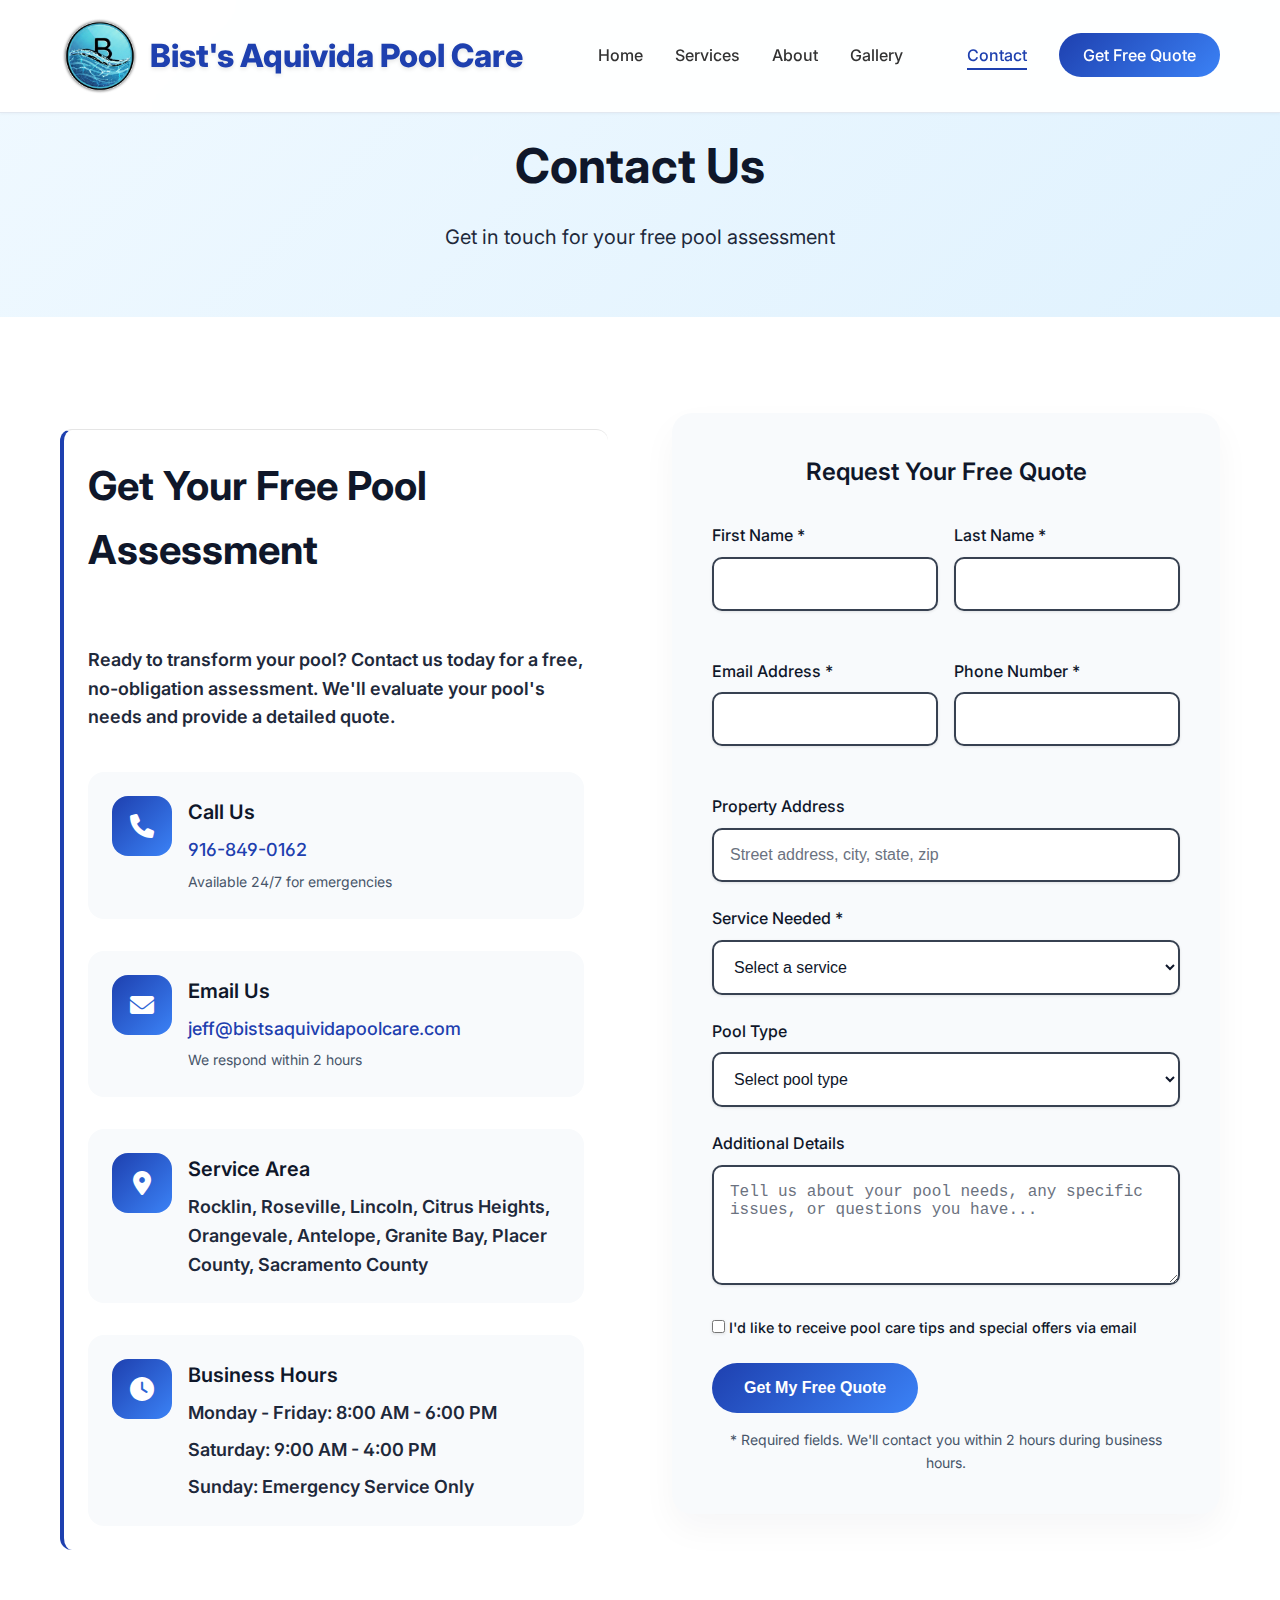
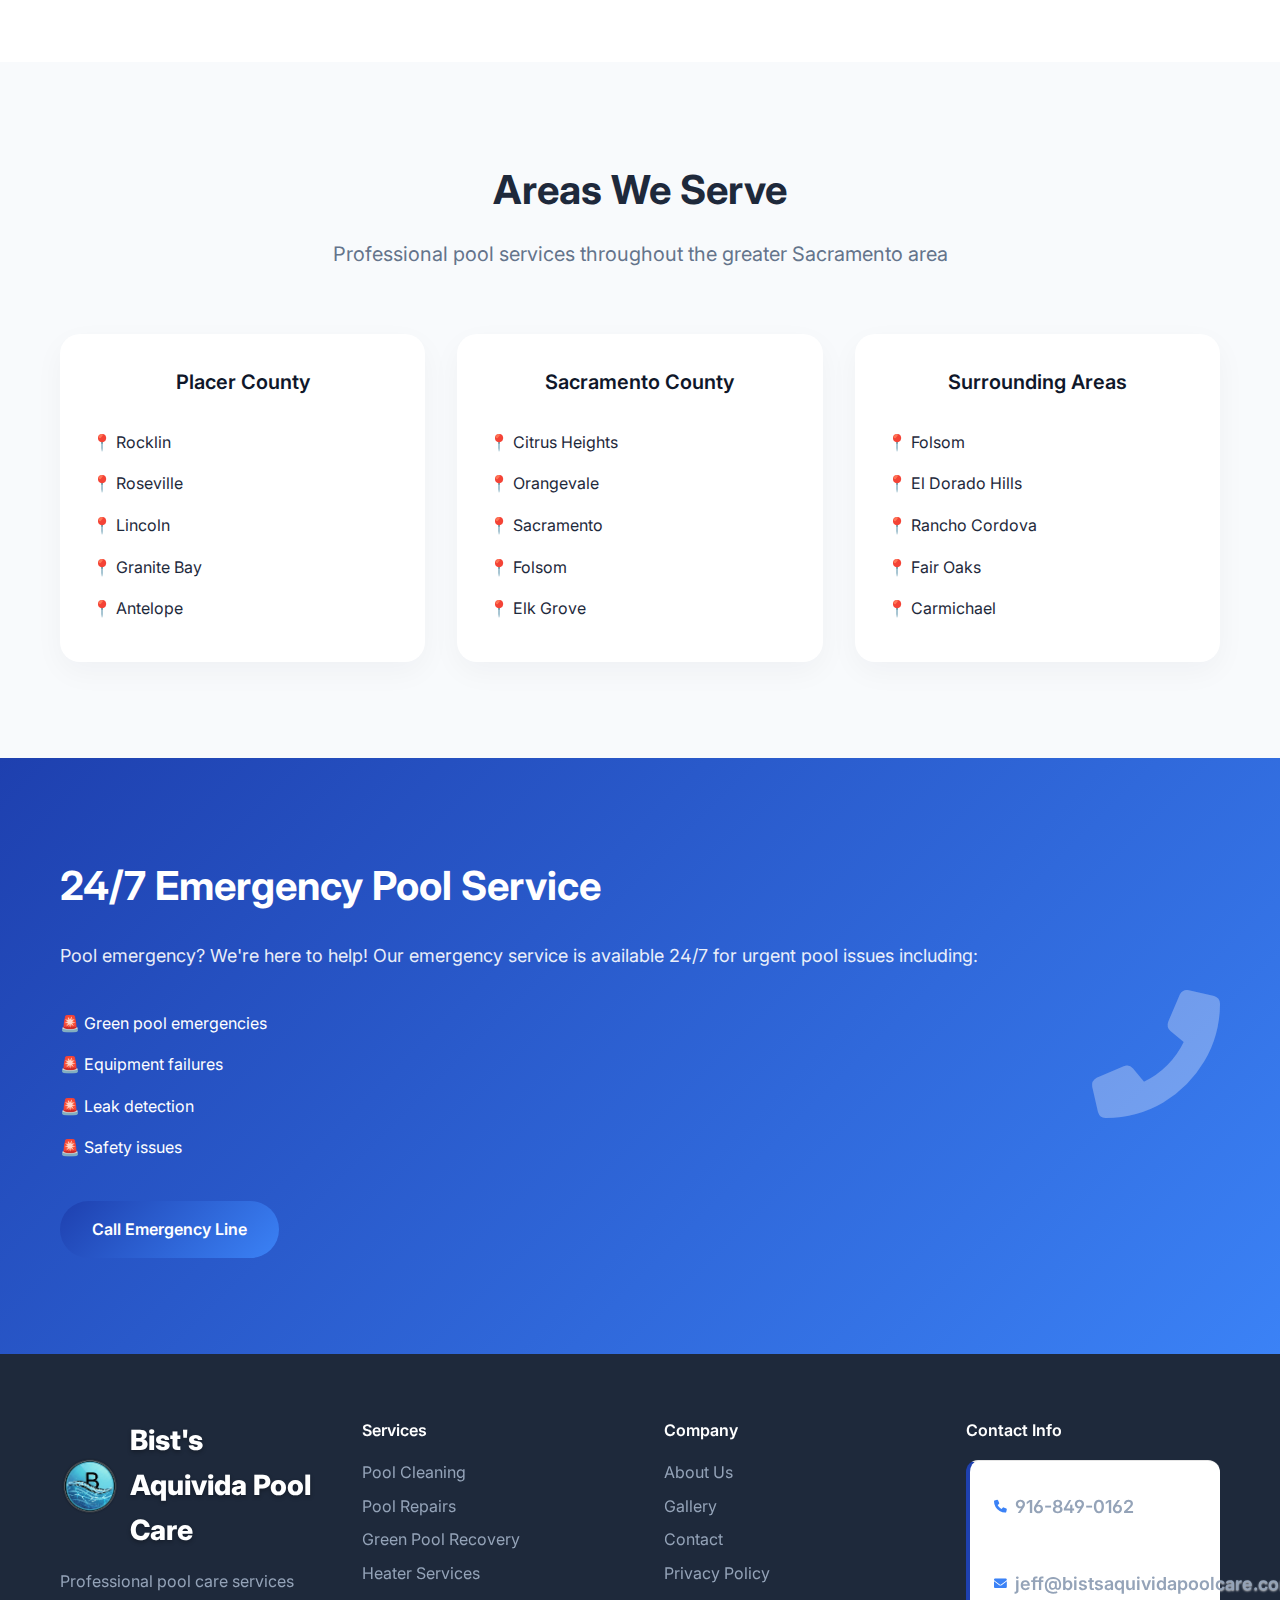
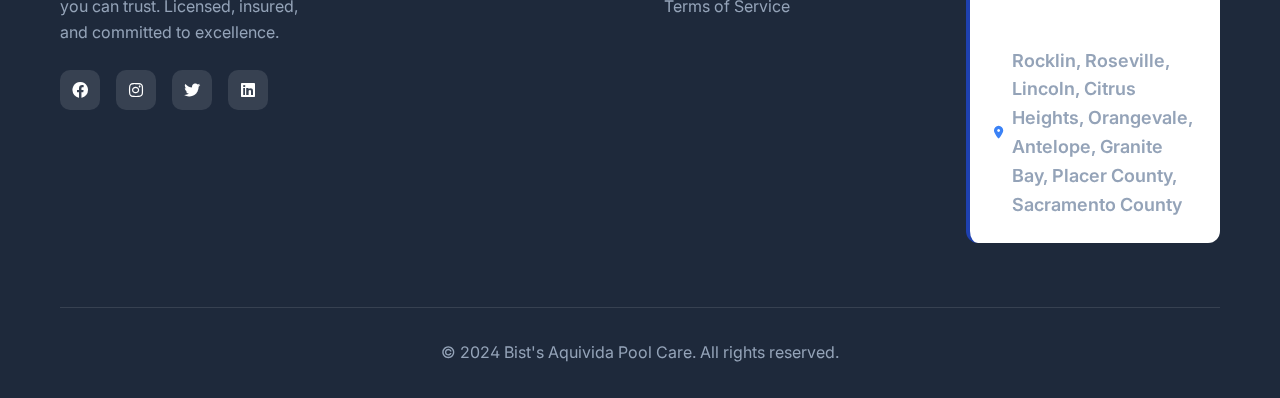
<file: contact.html>
<!DOCTYPE html>
<html lang="en">
<head>
    <meta charset="UTF-8">
    <meta name="viewport" content="width=device-width, initial-scale=1.0, viewport-fit=cover, user-scalable=no">
    <meta name="mobile-web-app-capable" content="yes">
    <meta name="apple-mobile-web-app-capable" content="yes">
    <meta name="apple-mobile-web-app-status-bar-style" content="black-translucent">
    <meta name="theme-color" content="#1e40af">
    <link rel="icon" type="image/png" href="logo.png">
    <link rel="shortcut icon" type="image/png" href="logo.png">
    <link rel="apple-touch-icon" href="logo.png">
    <title>Contact Us - Bist's Aquivida Pool Care</title>
    <meta name="description" content="Contact Bist's Aquivida Pool Care for professional pool services. Call 916-849-0162 or email jeff@bistsaquividapoolcare.com. Serving Rocklin, Roseville, and surrounding areas.">
    <link rel="stylesheet" href="styles.css">
    <link href="https://fonts.googleapis.com/css2?family=Inter:ital,opsz,wght@0,14..32,100..900;1,14..32,100..900&display=swap" rel="stylesheet">
    <link rel="stylesheet" href="https://cdnjs.cloudflare.com/ajax/libs/font-awesome/6.0.0/css/all.min.css">
</head>
<body>
    <!-- Navigation -->
    <nav class="navbar">
        <div class="nav-container">
            <div class="nav-logo">
                <img src="logo.png" alt="Bist's Aquivida Pool Care Logo" class="logo">
                <span class="logo-text">Bist's Aquivida Pool Care</span>
            </div>
            <ul class="nav-menu">
                <li class="nav-item">
                    <a href="index.html" class="nav-link">Home</a>
                </li>
                <li class="nav-item">
                    <a href="services.html" class="nav-link">Services</a>
                </li>
                <li class="nav-item">
                    <a href="about.html" class="nav-link">About</a>
                </li>
                <li class="nav-item">
                    <a href="gallery.html" class="nav-link">Gallery</a>
                </li>
                <li class="nav-item">
                </li>
                <li class="nav-item">
                    <a href="contact.html" class="nav-link active">Contact</a>
                </li>
                <li class="nav-item">
                    <a href="contact.html" class="nav-link cta-button">Get Free Quote</a>
                </li>
            </ul>
            <div class="hamburger">
                <span class="bar"></span>
                <span class="bar"></span>
                <span class="bar"></span>
            </div>
        </div>
    </nav>

    <!-- Hero Section -->
    <section class="page-hero">
        <div class="container">
            <div class="page-hero-content">
                <h1>Contact Us</h1>
                <p>Get in touch for your free pool assessment</p>
            </div>
        </div>
    </section>

    <!-- Contact Section -->
    <section class="contact-section">
        <div class="container">
            <div class="contact-content">
                <div class="contact-info">
                    <h2>Get Your Free Pool Assessment</h2>
                    <p>Ready to transform your pool? Contact us today for a free, no-obligation assessment. We'll evaluate your pool's needs and provide a detailed quote.</p>
                    
                    <div class="contact-methods">
                        <div class="contact-method">
                            <div class="contact-icon">
                                <i class="fas fa-phone"></i>
                            </div>
                            <div class="contact-details">
                                <h3>Call Us</h3>
                                <p><a href="tel:916-849-0162">916-849-0162</a></p>
                                <span>Available 24/7 for emergencies</span>
                            </div>
                        </div>
                        
                        <div class="contact-method">
                            <div class="contact-icon">
                                <i class="fas fa-envelope"></i>
                            </div>
                            <div class="contact-details">
                                <h3>Email Us</h3>
                                <p><a href="mailto:jeff@bistsaquividapoolcare.com">jeff@bistsaquividapoolcare.com</a></p>
                                <span>We respond within 2 hours</span>
                            </div>
                        </div>
                        
                        <div class="contact-method">
                            <div class="contact-icon">
                                <i class="fas fa-map-marker-alt"></i>
                            </div>
                            <div class="contact-details">
                                <h3>Service Area</h3>
                                <p>Rocklin, Roseville, Lincoln, Citrus Heights, Orangevale, Antelope, Granite Bay, Placer County, Sacramento County</p>
                            </div>
                        </div>
                        
                        <div class="contact-method">
                            <div class="contact-icon">
                                <i class="fas fa-clock"></i>
                            </div>
                            <div class="contact-details">
                                <h3>Business Hours</h3>
                                <p>Monday - Friday: 8:00 AM - 6:00 PM</p>
                                <p>Saturday: 9:00 AM - 4:00 PM</p>
                                <p>Sunday: Emergency Service Only</p>
                            </div>
                        </div>
                    </div>
                </div>
                
                <div class="contact-form">
                    <h3>Request Your Free Quote</h3>
                    <form id="contactForm">
                        <div class="form-row">
                            <div class="form-group">
                                <label for="firstName">First Name *</label>
                                <input type="text" id="firstName" name="firstName" required>
                            </div>
                            <div class="form-group">
                                <label for="lastName">Last Name *</label>
                                <input type="text" id="lastName" name="lastName" required>
                            </div>
                        </div>
                        
                        <div class="form-row">
                            <div class="form-group">
                                <label for="email">Email Address *</label>
                                <input type="email" id="email" name="email" required>
                            </div>
                            <div class="form-group">
                                <label for="phone">Phone Number *</label>
                                <input type="tel" id="phone" name="phone" required>
                            </div>
                        </div>
                        
                        <div class="form-group">
                            <label for="address">Property Address</label>
                            <input type="text" id="address" name="address" placeholder="Street address, city, state, zip">
                        </div>
                        
                        <div class="form-group">
                            <label for="service">Service Needed *</label>
                            <select id="service" name="service" required>
                                <option value="">Select a service</option>
                                <option value="maintenance">Pool Maintenance</option>
                                <option value="cleaning">Pool Cleaning</option>
                                <option value="repair">Pool Repair</option>
                                <option value="green-recovery">Green Pool Recovery</option>
                                <option value="heater">Heater Service</option>
                                <option value="other">Other</option>
                            </select>
                        </div>
                        
                        <div class="form-group">
                            <label for="poolType">Pool Type</label>
                            <select id="poolType" name="poolType">
                                <option value="">Select pool type</option>
                                <option value="above-ground">Above Ground</option>
                                <option value="in-ground-vinyl">In-Ground Vinyl</option>
                                <option value="in-ground-concrete">In-Ground Concrete</option>
                                <option value="fiberglass">Fiberglass</option>
                                <option value="unknown">Not Sure</option>
                            </select>
                        </div>
                        
                        <div class="form-group">
                            <label for="message">Additional Details</label>
                            <textarea id="message" name="message" rows="4" placeholder="Tell us about your pool needs, any specific issues, or questions you have..."></textarea>
                        </div>
                        
                        <div class="form-group checkbox-group">
                            <label class="checkbox-label">
                                <input type="checkbox" id="newsletter" name="newsletter">
                                <span class="checkmark"></span>
                                I'd like to receive pool care tips and special offers via email
                            </label>
                        </div>
                        
                        <button type="submit" class="btn btn-primary btn-large">Get My Free Quote</button>
                        
                        <p class="form-note">* Required fields. We'll contact you within 2 hours during business hours.</p>
                    </form>
                </div>
            </div>
        </div>
    </section>

    <!-- Service Areas -->
    <section class="service-areas">
        <div class="container">
            <div class="section-header">
                <h2>Areas We Serve</h2>
                <p>Professional pool services throughout the greater Sacramento area</p>
            </div>
            
            <div class="areas-grid">
                <div class="area-card">
                    <h3>Placer County</h3>
                    <ul>
                        <li>Rocklin</li>
                        <li>Roseville</li>
                        <li>Lincoln</li>
                        <li>Granite Bay</li>
                        <li>Antelope</li>
                    </ul>
                </div>
                
                <div class="area-card">
                    <h3>Sacramento County</h3>
                    <ul>
                        <li>Citrus Heights</li>
                        <li>Orangevale</li>
                        <li>Sacramento</li>
                        <li>Folsom</li>
                        <li>Elk Grove</li>
                    </ul>
                </div>
                
                <div class="area-card">
                    <h3>Surrounding Areas</h3>
                    <ul>
                        <li>Folsom</li>
                        <li>El Dorado Hills</li>
                        <li>Rancho Cordova</li>
                        <li>Fair Oaks</li>
                        <li>Carmichael</li>
                    </ul>
                </div>
            </div>
        </div>
    </section>

    <!-- Emergency Service -->
    <section class="emergency-service">
        <div class="container">
            <div class="emergency-content">
                <div class="emergency-info">
                    <h2>24/7 Emergency Pool Service</h2>
                    <p>Pool emergency? We're here to help! Our emergency service is available 24/7 for urgent pool issues including:</p>
                    <ul>
                        <li>Green pool emergencies</li>
                        <li>Equipment failures</li>
                        <li>Leak detection</li>
                        <li>Safety issues</li>
                    </ul>
                    <a href="tel:916-849-0162" class="btn btn-primary">Call Emergency Line</a>
                </div>
                <div class="emergency-visual">
                    <i class="fas fa-phone-alt"></i>
                </div>
            </div>
        </div>
    </section>

    <!-- Footer -->
    <footer class="footer">
        <div class="container">
            <div class="footer-content">
                <div class="footer-section">
                    <div class="footer-logo">
                        <img src="logo.png" alt="Bist's Aquivida Pool Care Logo" class="logo">
                        <span class="logo-text">Bist's Aquivida Pool Care</span>
                    </div>
                    <p>Professional pool care services you can trust. Licensed, insured, and committed to excellence.</p>
                    <div class="social-links">
                        <a href="#"><i class="fab fa-facebook"></i></a>
                        <a href="#"><i class="fab fa-instagram"></i></a>
                        <a href="#"><i class="fab fa-twitter"></i></a>
                        <a href="#"><i class="fab fa-linkedin"></i></a>
                    </div>
                </div>
                <div class="footer-section">
                    <h4>Services</h4>
                    <ul>
                        <li><a href="services.html">Pool Cleaning</a></li>
                        <li><a href="services.html">Pool Repairs</a></li>
                        <li><a href="services.html">Green Pool Recovery</a></li>
                        <li><a href="services.html">Heater Services</a></li>
                    </ul>
                </div>
                <div class="footer-section">
                    <h4>Company</h4>
                    <ul>
                        <li><a href="about.html">About Us</a></li>
                        <li><a href="gallery.html">Gallery</a></li>
                        <li><a href="contact.html">Contact</a></li>
                        <li><a href="privacy.html">Privacy Policy</a></li>
                        <li><a href="terms.html">Terms of Service</a></li>
                    </ul>
                </div>
                <div class="footer-section">
                    <h4>Contact Info</h4>
                    <div class="contact-info">
                        <p><i class="fas fa-phone"></i> 916-849-0162</p>
                        <p><i class="fas fa-envelope"></i> jeff@bistsaquividapoolcare.com</p>
                        <p><i class="fas fa-map-marker-alt"></i> Rocklin, Roseville, Lincoln, Citrus Heights, Orangevale, Antelope, Granite Bay, Placer County, Sacramento County</p>
                    </div>
                </div>
            </div>
            <div class="footer-bottom">
                <p>&copy; 2024 Bist's Aquivida Pool Care. All rights reserved.</p>
            </div>
        </div>
    </footer>

    <script src="script.js"></script>
</body>
</html>
</file>
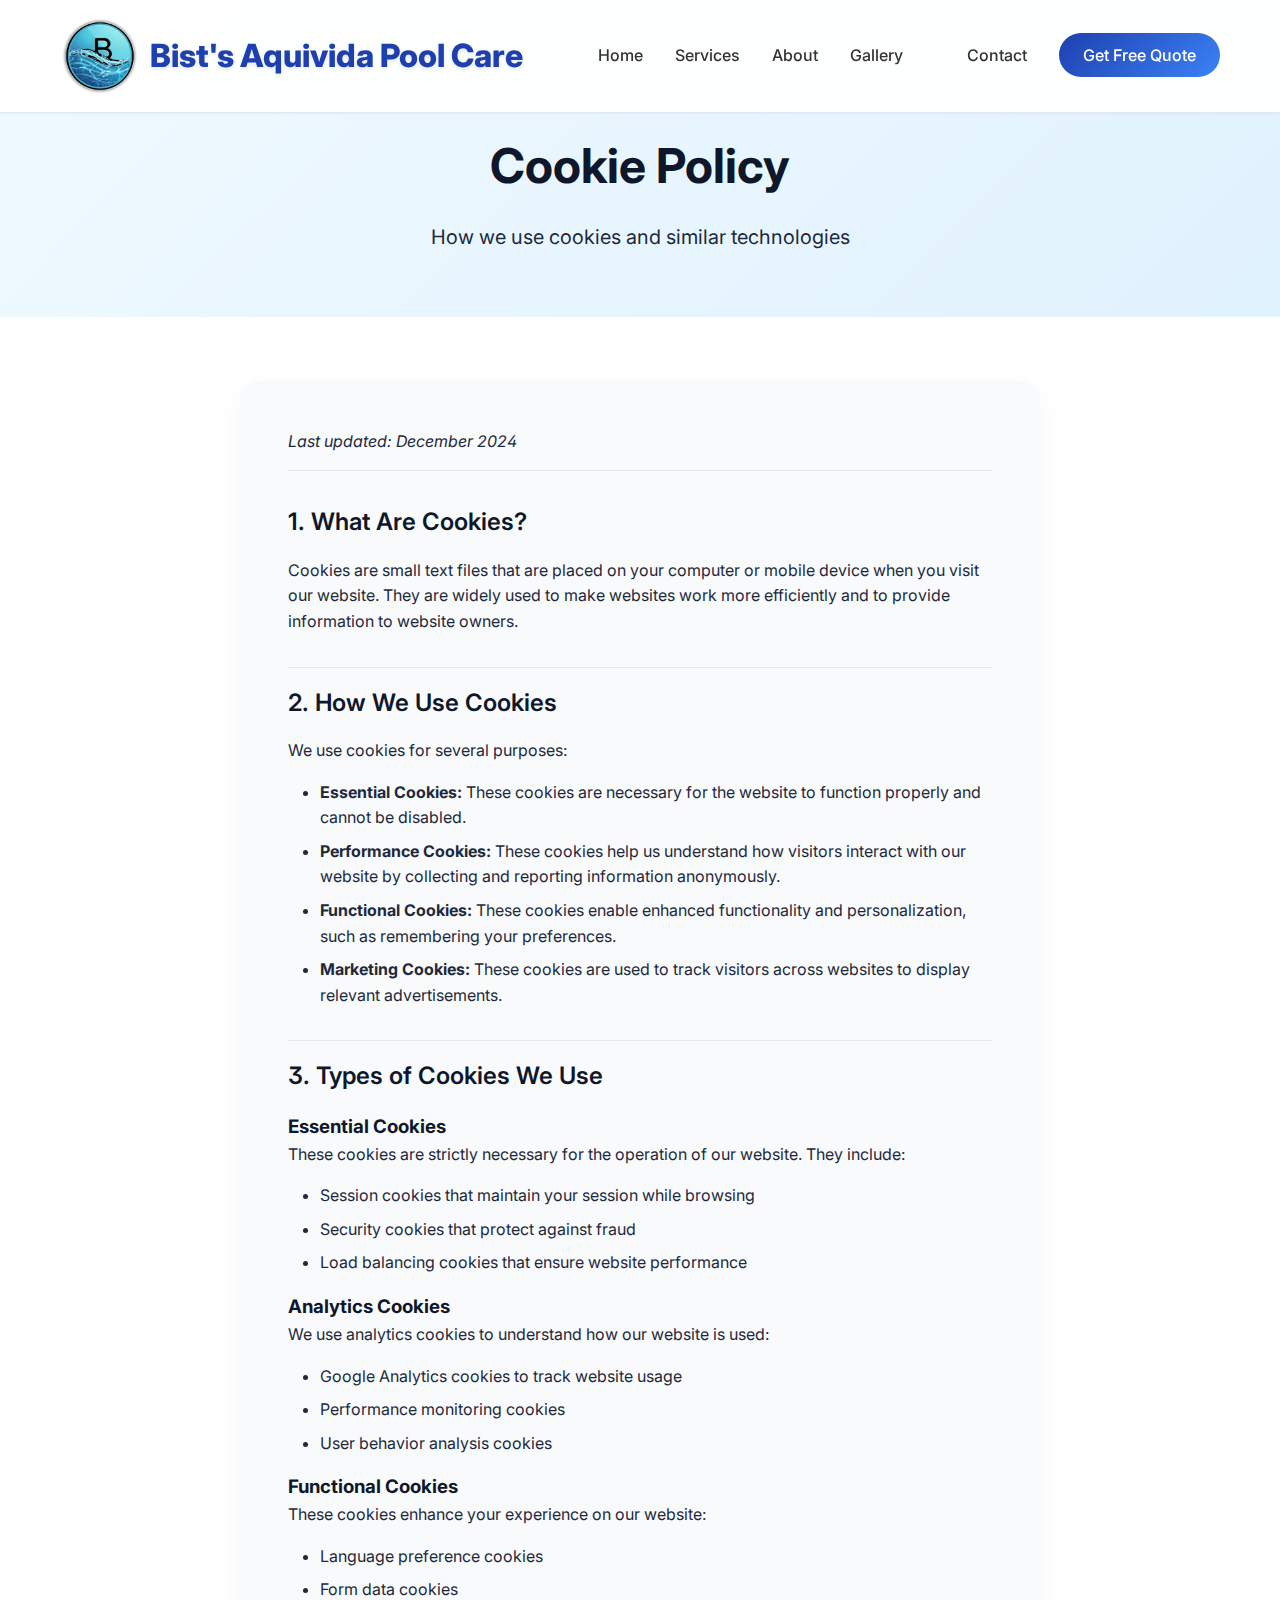
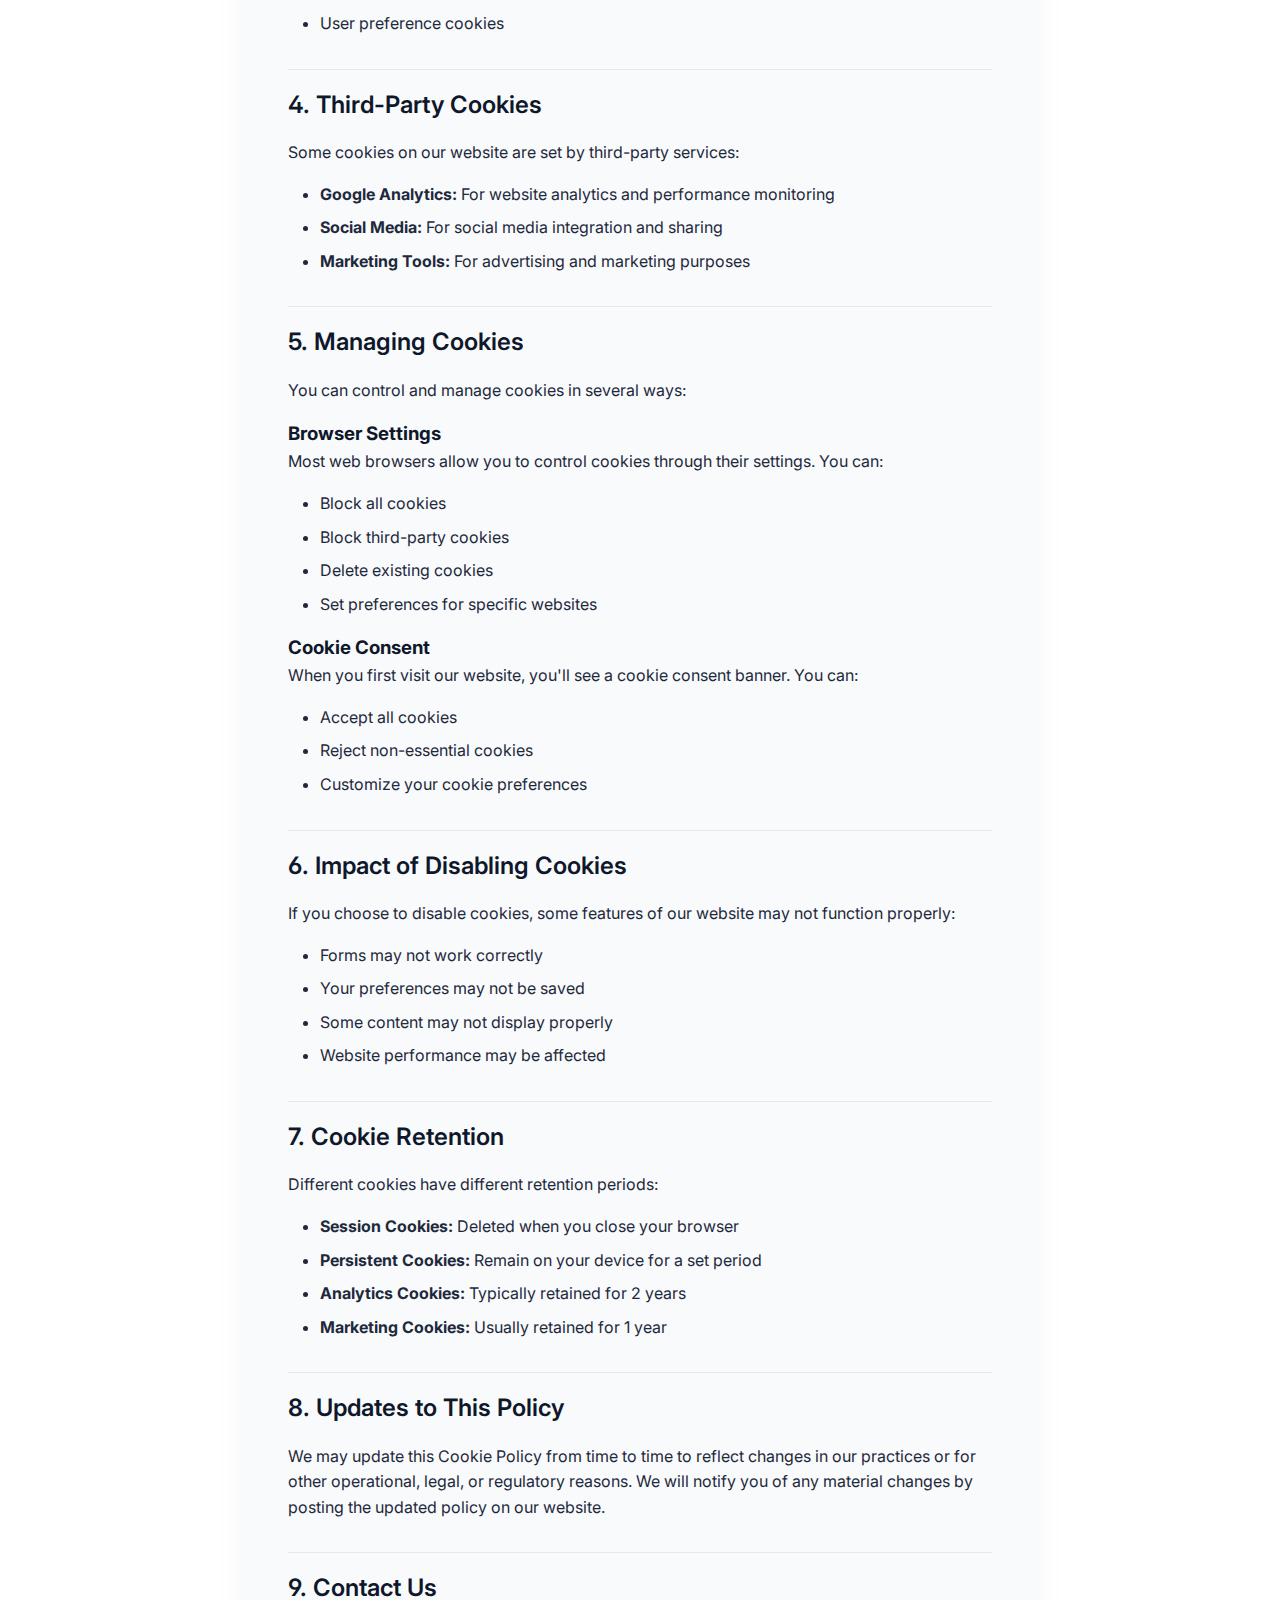
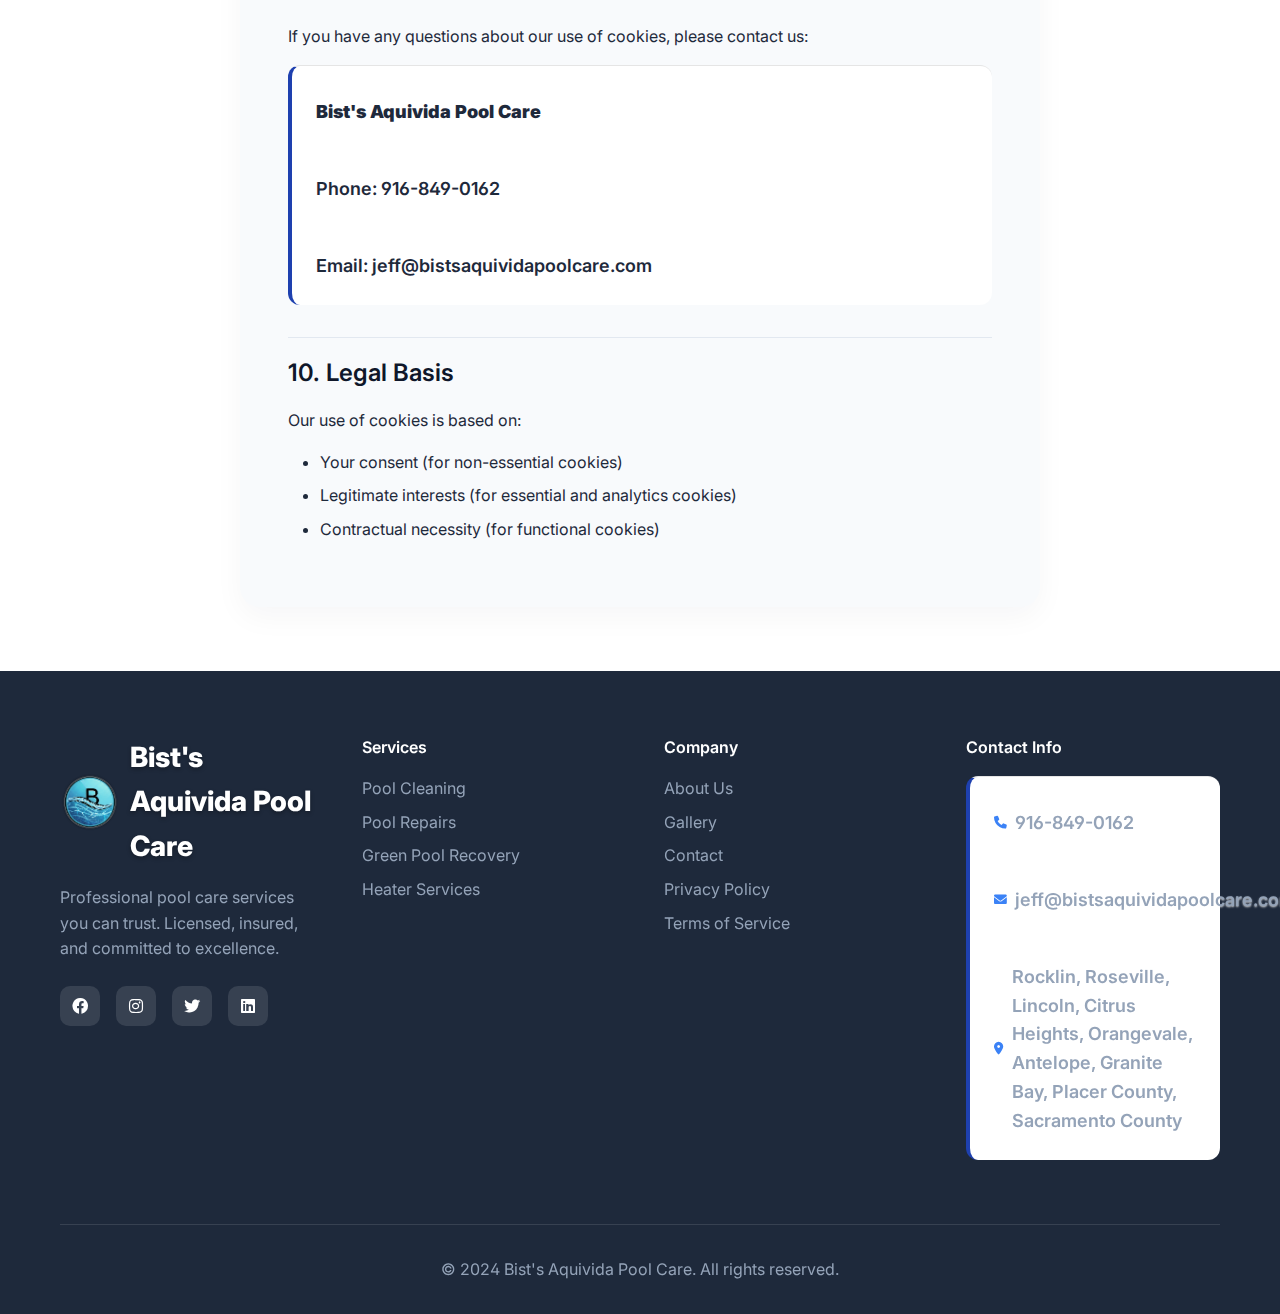
<file: cookies.html>
<!DOCTYPE html>
<html lang="en">
<head>
    <meta charset="UTF-8">
    <meta name="viewport" content="width=device-width, initial-scale=1.0, viewport-fit=cover, user-scalable=no">
    <meta name="mobile-web-app-capable" content="yes">
    <meta name="apple-mobile-web-app-capable" content="yes">
    <meta name="apple-mobile-web-app-status-bar-style" content="black-translucent">
    <meta name="theme-color" content="#1e40af">
    <link rel="icon" type="image/png" href="logo.png">
    <link rel="shortcut icon" type="image/png" href="logo.png">
    <link rel="apple-touch-icon" href="logo.png">
    <title>Cookie Policy - Bist's Aquivida Pool Care</title>
    <meta name="description" content="Cookie Policy for Bist's Aquivida Pool Care. Learn about how we use cookies and similar technologies on our website.">
    <link rel="stylesheet" href="styles.css">
    <link href="https://fonts.googleapis.com/css2?family=Inter:ital,opsz,wght@0,14..32,100..900;1,14..32,100..900&display=swap" rel="stylesheet">
    <link rel="stylesheet" href="https://cdnjs.cloudflare.com/ajax/libs/font-awesome/6.0.0/css/all.min.css">
</head>
<body>
    <!-- Navigation -->
    <nav class="navbar">
        <div class="nav-container">
            <div class="nav-logo">
                <img src="logo.png" alt="Bist's Aquivida Pool Care Logo" class="logo">
                <span class="logo-text">Bist's Aquivida Pool Care</span>
            </div>
            <ul class="nav-menu">
                <li class="nav-item">
                    <a href="index.html" class="nav-link">Home</a>
                </li>
                <li class="nav-item">
                    <a href="services.html" class="nav-link">Services</a>
                </li>
                <li class="nav-item">
                    <a href="about.html" class="nav-link">About</a>
                </li>
                <li class="nav-item">
                    <a href="gallery.html" class="nav-link">Gallery</a>
                </li>
                <li class="nav-item">
                </li>
                <li class="nav-item">
                    <a href="contact.html" class="nav-link">Contact</a>
                </li>
                <li class="nav-item">
                    <a href="contact.html" class="nav-link cta-button">Get Free Quote</a>
                </li>
            </ul>
            <div class="hamburger">
                <span class="bar"></span>
                <span class="bar"></span>
                <span class="bar"></span>
            </div>
        </div>
    </nav>

    <!-- Hero Section -->
    <section class="page-hero">
        <div class="container">
            <div class="page-hero-content">
                <h1>Cookie Policy</h1>
                <p>How we use cookies and similar technologies</p>
            </div>
        </div>
    </section>

    <!-- Cookie Policy Content -->
    <section class="legal-content">
        <div class="container">
            <div class="legal-text">
                <p class="last-updated">Last updated: December 2024</p>
                
                <h2>1. What Are Cookies?</h2>
                <p>Cookies are small text files that are placed on your computer or mobile device when you visit our website. They are widely used to make websites work more efficiently and to provide information to website owners.</p>

                <h2>2. How We Use Cookies</h2>
                <p>We use cookies for several purposes:</p>
                <ul>
                    <li><strong>Essential Cookies:</strong> These cookies are necessary for the website to function properly and cannot be disabled.</li>
                    <li><strong>Performance Cookies:</strong> These cookies help us understand how visitors interact with our website by collecting and reporting information anonymously.</li>
                    <li><strong>Functional Cookies:</strong> These cookies enable enhanced functionality and personalization, such as remembering your preferences.</li>
                    <li><strong>Marketing Cookies:</strong> These cookies are used to track visitors across websites to display relevant advertisements.</li>
                </ul>

                <h2>3. Types of Cookies We Use</h2>
                
                <h3>Essential Cookies</h3>
                <p>These cookies are strictly necessary for the operation of our website. They include:</p>
                <ul>
                    <li>Session cookies that maintain your session while browsing</li>
                    <li>Security cookies that protect against fraud</li>
                    <li>Load balancing cookies that ensure website performance</li>
                </ul>

                <h3>Analytics Cookies</h3>
                <p>We use analytics cookies to understand how our website is used:</p>
                <ul>
                    <li>Google Analytics cookies to track website usage</li>
                    <li>Performance monitoring cookies</li>
                    <li>User behavior analysis cookies</li>
                </ul>

                <h3>Functional Cookies</h3>
                <p>These cookies enhance your experience on our website:</p>
                <ul>
                    <li>Language preference cookies</li>
                    <li>Form data cookies</li>
                    <li>User preference cookies</li>
                </ul>

                <h2>4. Third-Party Cookies</h2>
                <p>Some cookies on our website are set by third-party services:</p>
                <ul>
                    <li><strong>Google Analytics:</strong> For website analytics and performance monitoring</li>
                    <li><strong>Social Media:</strong> For social media integration and sharing</li>
                    <li><strong>Marketing Tools:</strong> For advertising and marketing purposes</li>
                </ul>

                <h2>5. Managing Cookies</h2>
                <p>You can control and manage cookies in several ways:</p>
                
                <h3>Browser Settings</h3>
                <p>Most web browsers allow you to control cookies through their settings. You can:</p>
                <ul>
                    <li>Block all cookies</li>
                    <li>Block third-party cookies</li>
                    <li>Delete existing cookies</li>
                    <li>Set preferences for specific websites</li>
                </ul>

                <h3>Cookie Consent</h3>
                <p>When you first visit our website, you'll see a cookie consent banner. You can:</p>
                <ul>
                    <li>Accept all cookies</li>
                    <li>Reject non-essential cookies</li>
                    <li>Customize your cookie preferences</li>
                </ul>

                <h2>6. Impact of Disabling Cookies</h2>
                <p>If you choose to disable cookies, some features of our website may not function properly:</p>
                <ul>
                    <li>Forms may not work correctly</li>
                    <li>Your preferences may not be saved</li>
                    <li>Some content may not display properly</li>
                    <li>Website performance may be affected</li>
                </ul>

                <h2>7. Cookie Retention</h2>
                <p>Different cookies have different retention periods:</p>
                <ul>
                    <li><strong>Session Cookies:</strong> Deleted when you close your browser</li>
                    <li><strong>Persistent Cookies:</strong> Remain on your device for a set period</li>
                    <li><strong>Analytics Cookies:</strong> Typically retained for 2 years</li>
                    <li><strong>Marketing Cookies:</strong> Usually retained for 1 year</li>
                </ul>

                <h2>8. Updates to This Policy</h2>
                <p>We may update this Cookie Policy from time to time to reflect changes in our practices or for other operational, legal, or regulatory reasons. We will notify you of any material changes by posting the updated policy on our website.</p>

                <h2>9. Contact Us</h2>
                <p>If you have any questions about our use of cookies, please contact us:</p>
                <div class="contact-info">
                    <p><strong>Bist's Aquivida Pool Care</strong></p>
                    <p>Phone: 916-849-0162</p>
                    <p>Email: jeff@bistsaquividapoolcare.com</p>
                </div>

                <h2>10. Legal Basis</h2>
                <p>Our use of cookies is based on:</p>
                <ul>
                    <li>Your consent (for non-essential cookies)</li>
                    <li>Legitimate interests (for essential and analytics cookies)</li>
                    <li>Contractual necessity (for functional cookies)</li>
                </ul>
            </div>
        </div>
    </section>

    <!-- Footer -->
    <footer class="footer">
        <div class="container">
            <div class="footer-content">
                <div class="footer-section">
                    <div class="footer-logo">
                        <img src="logo.png" alt="Bist's Aquivida Pool Care Logo" class="logo">
                        <span class="logo-text">Bist's Aquivida Pool Care</span>
                    </div>
                    <p>Professional pool care services you can trust. Licensed, insured, and committed to excellence.</p>
                    <div class="social-links">
                        <a href="#"><i class="fab fa-facebook"></i></a>
                        <a href="#"><i class="fab fa-instagram"></i></a>
                        <a href="#"><i class="fab fa-twitter"></i></a>
                        <a href="#"><i class="fab fa-linkedin"></i></a>
                    </div>
                </div>
                <div class="footer-section">
                    <h4>Services</h4>
                    <ul>
                        <li><a href="services.html">Pool Cleaning</a></li>
                        <li><a href="services.html">Pool Repairs</a></li>
                        <li><a href="services.html">Green Pool Recovery</a></li>
                        <li><a href="services.html">Heater Services</a></li>
                    </ul>
                </div>
                <div class="footer-section">
                    <h4>Company</h4>
                    <ul>
                        <li><a href="about.html">About Us</a></li>
                        <li><a href="gallery.html">Gallery</a></li>
                        <li><a href="contact.html">Contact</a></li>
                        <li><a href="privacy.html">Privacy Policy</a></li>
                        <li><a href="terms.html">Terms of Service</a></li>
                    </ul>
                </div>
                <div class="footer-section">
                    <h4>Contact Info</h4>
                    <div class="contact-info">
                        <p><i class="fas fa-phone"></i> 916-849-0162</p>
                        <p><i class="fas fa-envelope"></i> jeff@bistsaquividapoolcare.com</p>
                        <p><i class="fas fa-map-marker-alt"></i> Rocklin, Roseville, Lincoln, Citrus Heights, Orangevale, Antelope, Granite Bay, Placer County, Sacramento County</p>
                    </div>
                </div>
            </div>
            <div class="footer-bottom">
                <p>&copy; 2024 Bist's Aquivida Pool Care. All rights reserved.</p>
            </div>
        </div>
    </footer>

    <script src="script.js"></script>
</body>
</html>
</file>
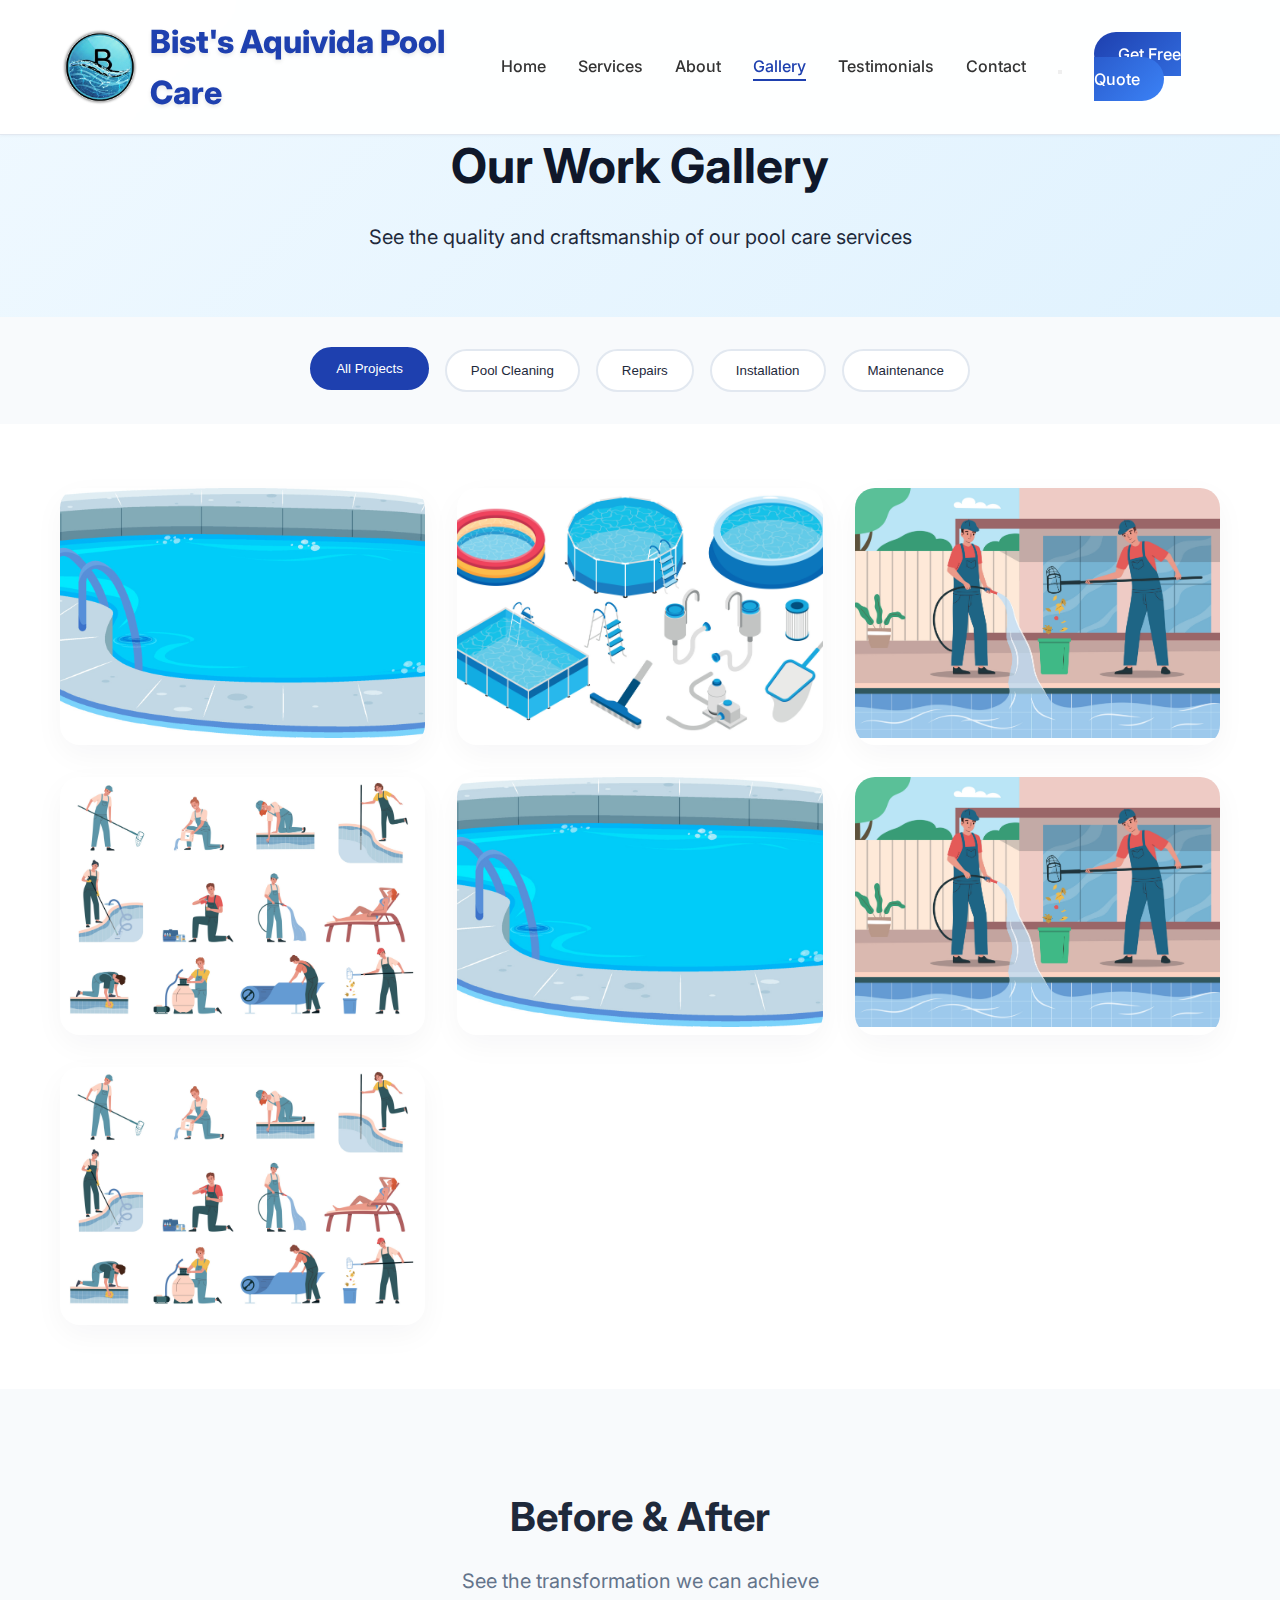
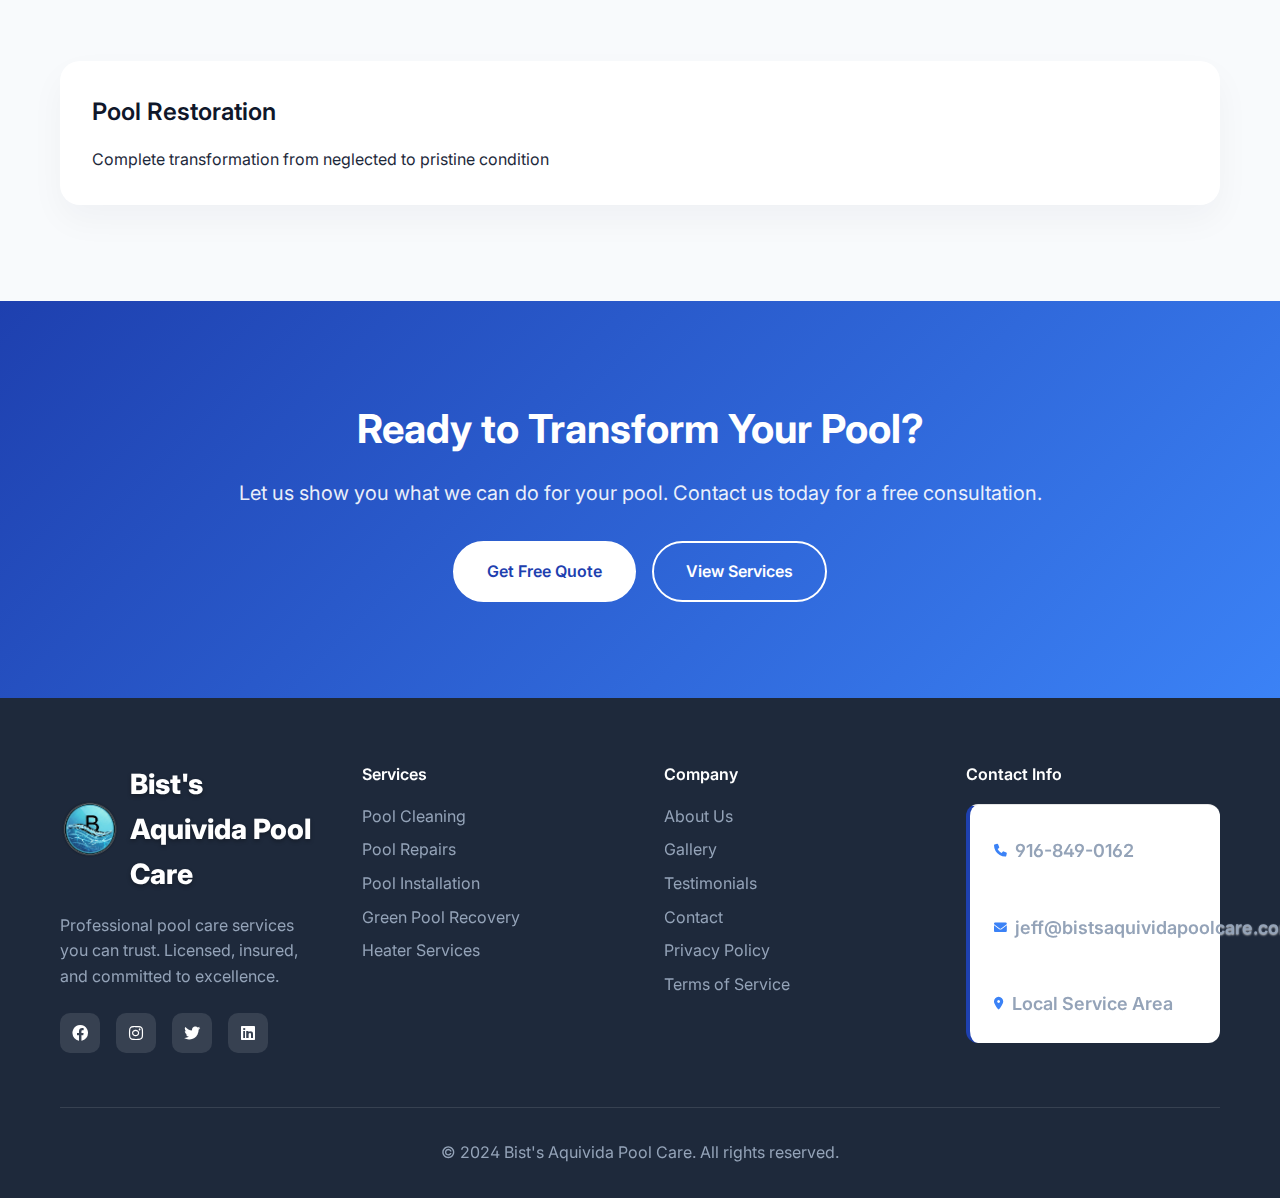
<file: gallery.html>
<!DOCTYPE html>
<html lang="en">
<head>
    <meta charset="UTF-8">
    <meta name="viewport" content="width=device-width, initial-scale=1.0, viewport-fit=cover, user-scalable=no">
    <meta name="mobile-web-app-capable" content="yes">
    <meta name="apple-mobile-web-app-capable" content="yes">
    <meta name="apple-mobile-web-app-status-bar-style" content="black-translucent">
    <meta name="theme-color" content="#1e40af">
    <link rel="icon" type="image/png" href="logo.png">
    <link rel="shortcut icon" type="image/png" href="logo.png">
    <link rel="apple-touch-icon" href="logo.png">
    <title>Gallery - Bist's Aquivida Pool Care</title>
    <meta name="description" content="View our portfolio of pool care projects, before and after photos, and see the quality of our work at Bist's Aquivida Pool Care.">
    <link rel="stylesheet" href="styles.css">
    <link href="https://fonts.googleapis.com/css2?family=Inter:wght@300;400;500;600;700&display=swap" rel="stylesheet">
    <link rel="stylesheet" href="https://cdnjs.cloudflare.com/ajax/libs/font-awesome/6.0.0/css/all.min.css">
</head>
<body>
    <!-- Navigation -->
    <nav class="navbar">
        <div class="nav-container">
            <div class="nav-logo">
                <img src="logo.png" alt="Bist's Aquivida Pool Care Logo" class="logo">
                <span class="logo-text">Bist's Aquivida Pool Care</span>
            </div>
            <ul class="nav-menu">
                <li class="nav-item">
                    <a href="index.html" class="nav-link">Home</a>
                </li>
                <li class="nav-item">
                    <a href="index.html#services" class="nav-link">Services</a>
                </li>
                <li class="nav-item">
                    <a href="about.html" class="nav-link">About</a>
                </li>
                <li class="nav-item">
                    <a href="gallery.html" class="nav-link active">Gallery</a>
                </li>
                <li class="nav-item">
                    <a href="index.html#testimonials" class="nav-link">Testimonials</a>
                </li>
                <li class="nav-item">
                    <a href="index.html#contact" class="nav-link">Contact</a>
                </li>
                <li class="nav-item">
                    <button class="theme-toggle" id="themeToggle" aria-label="Toggle theme"></button>
                </li>
                <li class="nav-item">
                    <a href="index.html#contact" class="nav-link cta-button">Get Free Quote</a>
                </li>
            </ul>
            <div class="hamburger">
                <span class="bar"></span>
                <span class="bar"></span>
                <span class="bar"></span>
            </div>
        </div>
    </nav>

    <!-- Hero Section -->
    <section class="page-hero">
        <div class="container">
            <div class="page-hero-content">
                <h1>Our Work Gallery</h1>
                <p>See the quality and craftsmanship of our pool care services</p>
            </div>
        </div>
    </section>

    <!-- Gallery Filter -->
    <section class="gallery-filter">
        <div class="container">
            <div class="filter-buttons">
                <button class="filter-btn active" data-filter="all">All Projects</button>
                <button class="filter-btn" data-filter="cleaning">Pool Cleaning</button>
                <button class="filter-btn" data-filter="repair">Repairs</button>
                <button class="filter-btn" data-filter="installation">Installation</button>
                <button class="filter-btn" data-filter="maintenance">Maintenance</button>
            </div>
        </div>
    </section>

    <!-- Gallery Grid -->
    <section class="gallery-section">
        <div class="container">
            <div class="gallery-grid" id="galleryGrid">
                <!-- Pool Cleaning Projects -->
                <div class="gallery-item" data-category="cleaning">
                    <img src="aquivida-pool-jeff-1/vecteezy_isolated-empty-pool-on-white-background_7208579.jpg" alt="Pool Cleaning Service" class="gallery-img">
                    <div class="gallery-overlay">
                        <div class="gallery-content">
                            <h4>Pool Cleaning Service</h4>
                            <p>Professional weekly maintenance</p>
                            <div class="gallery-tags">
                                <span class="tag">Cleaning</span>
                                <span class="tag">Maintenance</span>
                            </div>
                        </div>
                        <button class="gallery-btn" onclick="openLightbox(this)">
                            <i class="fas fa-expand"></i>
                        </button>
                    </div>
                </div>

                <div class="gallery-item" data-category="cleaning">
                    <img src="aquivida-pool-jeff-2/vecteezy_summer-pool-icon-set_13489543.jpg" alt="Pool Service Excellence" class="gallery-img">
                    <div class="gallery-overlay">
                        <div class="gallery-content">
                            <h4>Service Excellence</h4>
                            <p>Comprehensive pool care</p>
                            <div class="gallery-tags">
                                <span class="tag">Cleaning</span>
                                <span class="tag">Service</span>
                            </div>
                        </div>
                        <button class="gallery-btn" onclick="openLightbox(this)">
                            <i class="fas fa-expand"></i>
                        </button>
                    </div>
                </div>

                <!-- Repair Projects -->
                <div class="gallery-item" data-category="repair">
                    <img src="aquivida-pool-jeff-4/vecteezy_swimming-pool-maintenance-service-illustration_19774359.jpg" alt="Pool Equipment Repair" class="gallery-img">
                    <div class="gallery-overlay">
                        <div class="gallery-content">
                            <h4>Equipment Repair</h4>
                            <p>Expert repair and maintenance services</p>
                            <div class="gallery-tags">
                                <span class="tag">Repair</span>
                                <span class="tag">Equipment</span>
                            </div>
                        </div>
                        <button class="gallery-btn" onclick="openLightbox(this)">
                            <i class="fas fa-expand"></i>
                        </button>
                    </div>
                </div>

                <!-- Maintenance Projects -->
                <div class="gallery-item" data-category="maintenance">
                    <img src="aquivida-pool-jeff-5/vecteezy_swimming-pool-maintenance-set_21841713.jpg" alt="Pool Maintenance Set" class="gallery-img">
                    <div class="gallery-overlay">
                        <div class="gallery-content">
                            <h4>Maintenance Package</h4>
                            <p>Complete care and maintenance</p>
                            <div class="gallery-tags">
                                <span class="tag">Maintenance</span>
                                <span class="tag">Package</span>
                            </div>
                        </div>
                        <button class="gallery-btn" onclick="openLightbox(this)">
                            <i class="fas fa-expand"></i>
                        </button>
                    </div>
                </div>

                <div class="gallery-item" data-category="cleaning">
                    <img src="aquivida-pool-jeff-1/vecteezy_isolated-empty-pool-on-white-background_7208579.jpg" alt="Pool Care Service" class="gallery-img">
                    <div class="gallery-overlay">
                        <div class="gallery-content">
                            <h4>Pool Care Service</h4>
                            <p>Professional maintenance service</p>
                            <div class="gallery-tags">
                                <span class="tag">Cleaning</span>
                                <span class="tag">Care</span>
                            </div>
                        </div>
                        <button class="gallery-btn" onclick="openLightbox(this)">
                            <i class="fas fa-expand"></i>
                        </button>
                    </div>
                </div>

                <div class="gallery-item" data-category="repair">
                    <img src="aquivida-pool-jeff-4/vecteezy_swimming-pool-maintenance-service-illustration_19774359.jpg" alt="Pool Service Repair" class="gallery-img">
                    <div class="gallery-overlay">
                        <div class="gallery-content">
                            <h4>Service Repair</h4>
                            <p>Expert repair and maintenance</p>
                            <div class="gallery-tags">
                                <span class="tag">Repair</span>
                                <span class="tag">Service</span>
                            </div>
                        </div>
                        <button class="gallery-btn" onclick="openLightbox(this)">
                            <i class="fas fa-expand"></i>
                        </button>
                    </div>
                </div>

                <div class="gallery-item" data-category="maintenance">
                    <img src="aquivida-pool-jeff-5/vecteezy_swimming-pool-maintenance-set_21841713.jpg" alt="Pool Maintenance" class="gallery-img">
                    <div class="gallery-overlay">
                        <div class="gallery-content">
                            <h4>Pool Maintenance</h4>
                            <p>Regular maintenance and care</p>
                            <div class="gallery-tags">
                                <span class="tag">Maintenance</span>
                                <span class="tag">Regular</span>
                            </div>
                        </div>
                        <button class="gallery-btn" onclick="openLightbox(this)">
                            <i class="fas fa-expand"></i>
                        </button>
                    </div>
                </div>
            </div>
        </div>
    </section>

    <!-- Before & After Section -->
    <section class="before-after">
        <div class="container">
            <div class="section-header">
                <h2>Before & After</h2>
                <p>See the transformation we can achieve</p>
            </div>
            <div class="before-after-grid">
                <div class="before-after-item">
                    <div class="before-after-content">
                        <div class="before-after-image">
                            <img src="aquivida-pool-jeff-1/vecteezy_isolated-empty-pool-on-white-background_7208579.jpg" alt="Before" class="before-img">
                            <div class="before-after-label">Before</div>
                        </div>
                        <div class="before-after-image">
                            <img src="aquivida-pool-jeff-3/vecteezysummer-activity-swimming-background-hs0521_generated.jpg" alt="After" class="after-img">
                            <div class="before-after-label">After</div>
                        </div>
                    </div>
                    <div class="before-after-info">
                        <h3>Pool Restoration</h3>
                        <p>Complete transformation from neglected to pristine condition</p>
                    </div>
                </div>
            </div>
        </div>
    </section>

    <!-- CTA Section -->
    <section class="cta-section">
        <div class="container">
            <div class="cta-content">
                <h2>Ready to Transform Your Pool?</h2>
                <p>Let us show you what we can do for your pool. Contact us today for a free consultation.</p>
                <div class="cta-buttons">
                    <a href="index.html#contact" class="btn btn-primary">Get Free Quote</a>
                    <a href="index.html#services" class="btn btn-secondary">View Services</a>
                </div>
            </div>
        </div>
    </section>

    <!-- Footer -->
    <footer class="footer">
        <div class="container">
            <div class="footer-content">
                <div class="footer-section">
                    <div class="footer-logo">
                        <img src="logo.png" alt="Bist's Aquivida Pool Care Logo" class="logo">
                        <span class="logo-text">Bist's Aquivida Pool Care</span>
                    </div>
                    <p>Professional pool care services you can trust. Licensed, insured, and committed to excellence.</p>
                    <div class="social-links">
                        <a href="#"><i class="fab fa-facebook"></i></a>
                        <a href="#"><i class="fab fa-instagram"></i></a>
                        <a href="#"><i class="fab fa-twitter"></i></a>
                        <a href="#"><i class="fab fa-linkedin"></i></a>
                    </div>
                </div>
                <div class="footer-section">
                    <h4>Services</h4>
                    <ul>
                        <li><a href="index.html#services">Pool Cleaning</a></li>
                        <li><a href="index.html#services">Pool Repairs</a></li>
                        <li><a href="index.html#services">Pool Installation</a></li>
                        <li><a href="index.html#services">Green Pool Recovery</a></li>
                        <li><a href="index.html#services">Heater Services</a></li>
                    </ul>
                </div>
                <div class="footer-section">
                    <h4>Company</h4>
                    <ul>
                        <li><a href="about.html">About Us</a></li>
                        <li><a href="gallery.html">Gallery</a></li>
                        <li><a href="index.html#testimonials">Testimonials</a></li>
                        <li><a href="index.html#contact">Contact</a></li>
                        <li><a href="privacy.html">Privacy Policy</a></li>
                        <li><a href="terms.html">Terms of Service</a></li>
                    </ul>
                </div>
                <div class="footer-section">
                    <h4>Contact Info</h4>
                    <div class="contact-info">
                        <p><i class="fas fa-phone"></i> 916-849-0162</p>
                        <p><i class="fas fa-envelope"></i> jeff@bistsaquividapoolcare.com</p>
                        <p><i class="fas fa-map-marker-alt"></i> Local Service Area</p>
                    </div>
                </div>
            </div>
            <div class="footer-bottom">
                <p>&copy; 2024 Bist's Aquivida Pool Care. All rights reserved.</p>
            </div>
        </div>
    </footer>

    <script src="script.js"></script>
    <script>
        // Gallery filter functionality
        document.addEventListener('DOMContentLoaded', function() {
            const filterButtons = document.querySelectorAll('.filter-btn');
            const galleryItems = document.querySelectorAll('.gallery-item');

            filterButtons.forEach(button => {
                button.addEventListener('click', function() {
                    // Remove active class from all buttons
                    filterButtons.forEach(btn => btn.classList.remove('active'));
                    // Add active class to clicked button
                    this.classList.add('active');

                    const filter = this.getAttribute('data-filter');

                    galleryItems.forEach(item => {
                        if (filter === 'all' || item.getAttribute('data-category') === filter) {
                            item.style.display = 'block';
                            item.style.animation = 'fadeInScale 0.5s ease forwards';
                        } else {
                            item.style.display = 'none';
                        }
                    });
                });
            });
        });

        // Enhanced lightbox function
        function openLightbox(button) {
            const galleryItem = button.closest('.gallery-item');
            const img = galleryItem.querySelector('.gallery-img');
            const title = galleryItem.querySelector('h4').textContent;
            const description = galleryItem.querySelector('p').textContent;
            
            createLightbox(img.src, title, description);
        }
    </script>
</body>
</html>
</file>
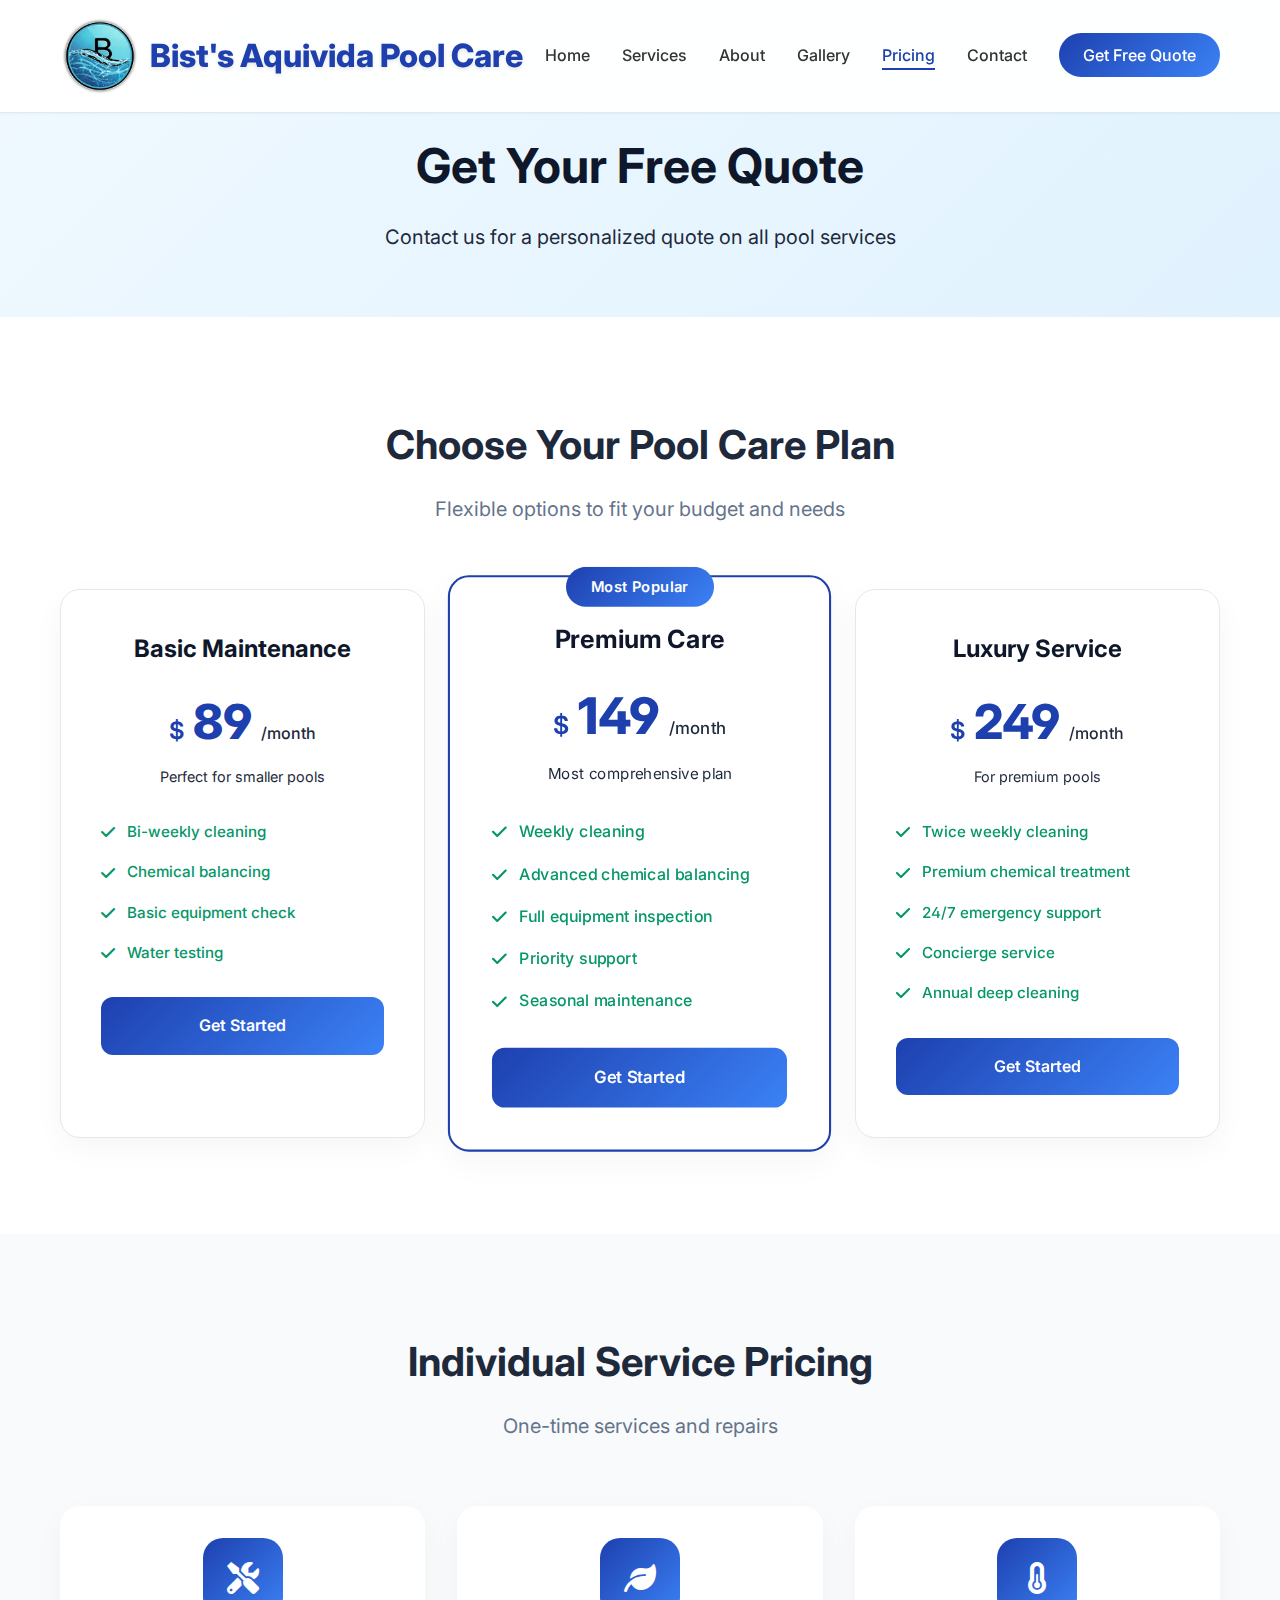
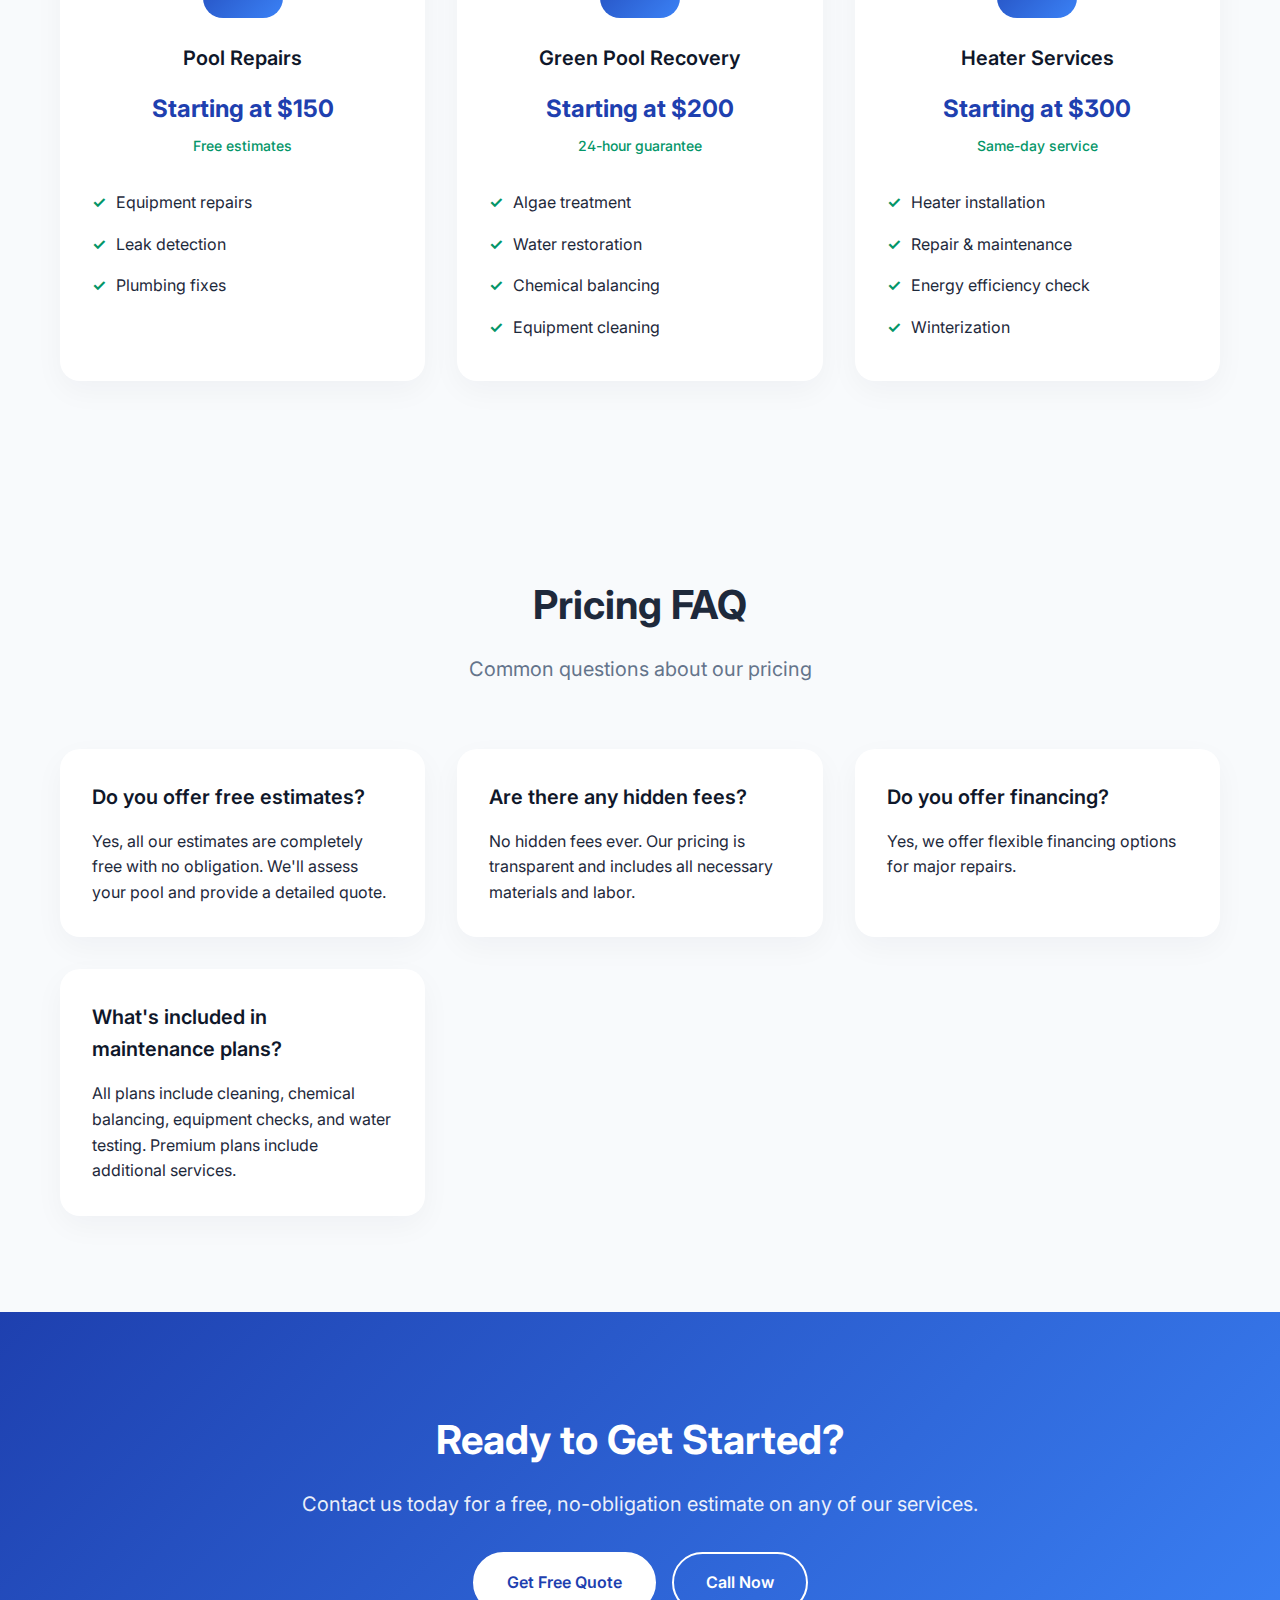
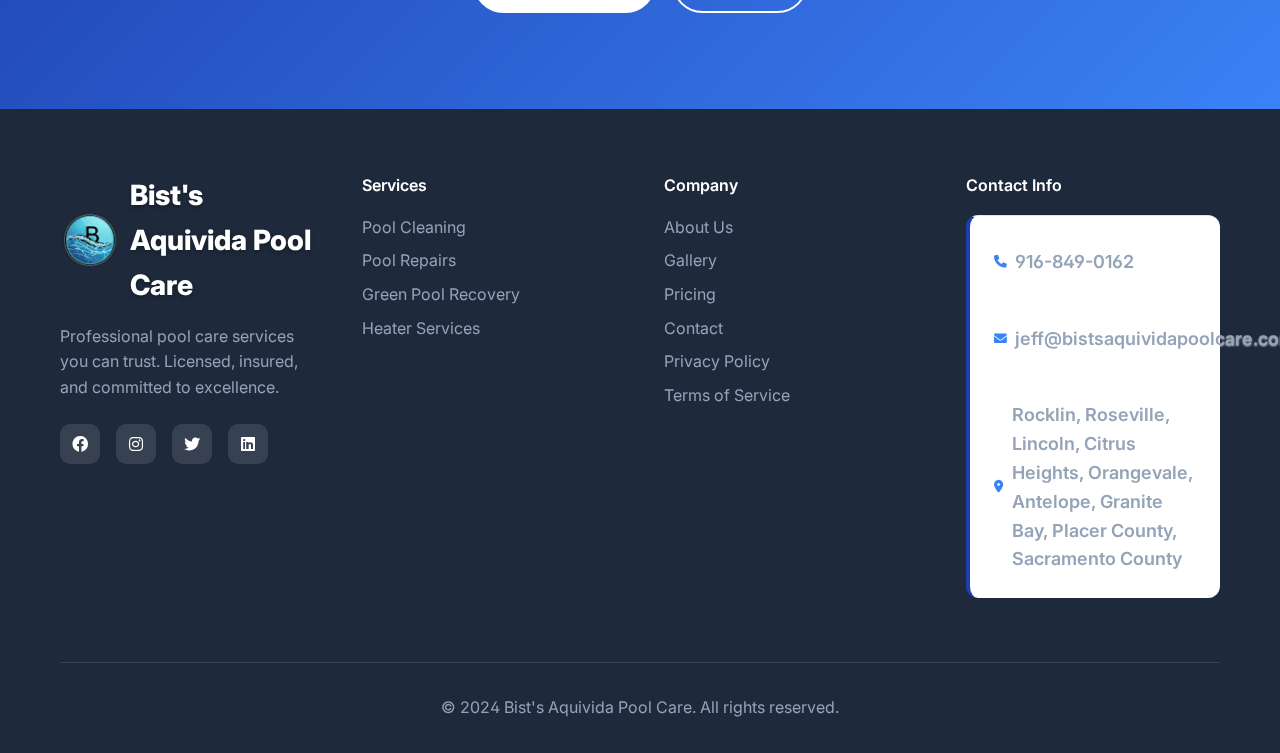
<file: pricing.html>
<!DOCTYPE html>
<html lang="en">
<head>
    <meta charset="UTF-8">
    <meta name="viewport" content="width=device-width, initial-scale=1.0, viewport-fit=cover, user-scalable=no">
    <meta name="mobile-web-app-capable" content="yes">
    <meta name="apple-mobile-web-app-capable" content="yes">
    <meta name="apple-mobile-web-app-status-bar-style" content="black-translucent">
    <meta name="theme-color" content="#1e40af">
    <link rel="icon" type="image/png" href="logo.png">
    <link rel="shortcut icon" type="image/png" href="logo.png">
    <link rel="apple-touch-icon" href="logo.png">
    <title>Pool Service Pricing - Bist's Aquivida Pool Care</title>
    <meta name="description" content="Transparent pricing for pool services. Get competitive rates for pool cleaning, maintenance, repair, and installation services in Rocklin, Roseville, and surrounding areas.">
    <link rel="stylesheet" href="styles.css">
    <link href="https://fonts.googleapis.com/css2?family=Inter:ital,opsz,wght@0,14..32,100..900;1,14..32,100..900&display=swap" rel="stylesheet">
    <link rel="stylesheet" href="https://cdnjs.cloudflare.com/ajax/libs/font-awesome/6.0.0/css/all.min.css">
</head>
<body>
    <!-- Navigation -->
    <nav class="navbar">
        <div class="nav-container">
            <div class="nav-logo">
                <img src="logo.png" alt="Bist's Aquivida Pool Care Logo" class="logo">
                <span class="logo-text">Bist's Aquivida Pool Care</span>
            </div>
            <ul class="nav-menu">
                <li class="nav-item">
                    <a href="index.html" class="nav-link">Home</a>
                </li>
                <li class="nav-item">
                    <a href="services.html" class="nav-link">Services</a>
                </li>
                <li class="nav-item">
                    <a href="about.html" class="nav-link">About</a>
                </li>
                <li class="nav-item">
                    <a href="gallery.html" class="nav-link">Gallery</a>
                </li>
                <li class="nav-item">
                    <a href="pricing.html" class="nav-link active">Pricing</a>
                </li>
                <li class="nav-item">
                    <a href="contact.html" class="nav-link">Contact</a>
                </li>
                <li class="nav-item">
                    <a href="contact.html" class="nav-link cta-button">Get Free Quote</a>
                </li>
            </ul>
            <div class="hamburger">
                <span class="bar"></span>
                <span class="bar"></span>
                <span class="bar"></span>
            </div>
        </div>
    </nav>

    <!-- Hero Section -->
    <section class="page-hero">
        <div class="container">
            <div class="page-hero-content">
                <h1>Get Your Free Quote</h1>
                <p>Contact us for a personalized quote on all pool services</p>
            </div>
        </div>
    </section>

    <!-- Pricing Plans -->
    <section class="pricing-plans">
        <div class="container">
            <div class="section-header">
                <h2>Choose Your Pool Care Plan</h2>
                <p>Flexible options to fit your budget and needs</p>
            </div>
            
            <div class="pricing-grid">
                <div class="pricing-card">
                    <div class="pricing-header">
                        <h3>Basic Maintenance</h3>
                        <div class="price">
                            <span class="currency">$</span>
                            <span class="amount">89</span>
                            <span class="period">/month</span>
                        </div>
                        <p class="price-description">Perfect for smaller pools</p>
                    </div>
                    <div class="pricing-features">
                        <div class="feature">
                            <i class="fas fa-check"></i>
                            <span>Bi-weekly cleaning</span>
                        </div>
                        <div class="feature">
                            <i class="fas fa-check"></i>
                            <span>Chemical balancing</span>
                        </div>
                        <div class="feature">
                            <i class="fas fa-check"></i>
                            <span>Basic equipment check</span>
                        </div>
                        <div class="feature">
                            <i class="fas fa-check"></i>
                            <span>Water testing</span>
                        </div>
                    </div>
                    <a href="contact.html" class="pricing-cta">Get Started</a>
                </div>

                <div class="pricing-card featured">
                    <div class="pricing-badge">Most Popular</div>
                    <div class="pricing-header">
                        <h3>Premium Care</h3>
                        <div class="price">
                            <span class="currency">$</span>
                            <span class="amount">149</span>
                            <span class="period">/month</span>
                        </div>
                        <p class="price-description">Most comprehensive plan</p>
                    </div>
                    <div class="pricing-features">
                        <div class="feature">
                            <i class="fas fa-check"></i>
                            <span>Weekly cleaning</span>
                        </div>
                        <div class="feature">
                            <i class="fas fa-check"></i>
                            <span>Advanced chemical balancing</span>
                        </div>
                        <div class="feature">
                            <i class="fas fa-check"></i>
                            <span>Full equipment inspection</span>
                        </div>
                        <div class="feature">
                            <i class="fas fa-check"></i>
                            <span>Priority support</span>
                        </div>
                        <div class="feature">
                            <i class="fas fa-check"></i>
                            <span>Seasonal maintenance</span>
                        </div>
                    </div>
                    <a href="contact.html" class="pricing-cta">Get Started</a>
                </div>

                <div class="pricing-card">
                    <div class="pricing-header">
                        <h3>Luxury Service</h3>
                        <div class="price">
                            <span class="currency">$</span>
                            <span class="amount">249</span>
                            <span class="period">/month</span>
                        </div>
                        <p class="price-description">For premium pools</p>
                    </div>
                    <div class="pricing-features">
                        <div class="feature">
                            <i class="fas fa-check"></i>
                            <span>Twice weekly cleaning</span>
                        </div>
                        <div class="feature">
                            <i class="fas fa-check"></i>
                            <span>Premium chemical treatment</span>
                        </div>
                        <div class="feature">
                            <i class="fas fa-check"></i>
                            <span>24/7 emergency support</span>
                        </div>
                        <div class="feature">
                            <i class="fas fa-check"></i>
                            <span>Concierge service</span>
                        </div>
                        <div class="feature">
                            <i class="fas fa-check"></i>
                            <span>Annual deep cleaning</span>
                        </div>
                    </div>
                    <a href="contact.html" class="pricing-cta">Get Started</a>
                </div>
            </div>
        </div>
    </section>

    <!-- Service Pricing -->
    <section class="service-pricing">
        <div class="container">
            <div class="section-header">
                <h2>Individual Service Pricing</h2>
                <p>One-time services and repairs</p>
            </div>
            
            <div class="service-pricing-grid">
                <div class="service-pricing-item">
                    <div class="service-icon">
                        <i class="fas fa-tools"></i>
                    </div>
                    <h3>Pool Repairs</h3>
                    <div class="pricing-range">
                        <span class="price-start">Starting at $150</span>
                        <span class="price-note">Free estimates</span>
                    </div>
                    <ul class="service-list">
                        <li>Equipment repairs</li>
                        <li>Leak detection</li>
                        <li>Plumbing fixes</li>
                    </ul>
                </div>

                <div class="service-pricing-item">
                    <div class="service-icon">
                        <i class="fas fa-leaf"></i>
                    </div>
                    <h3>Green Pool Recovery</h3>
                    <div class="pricing-range">
                        <span class="price-start">Starting at $200</span>
                        <span class="price-note">24-hour guarantee</span>
                    </div>
                    <ul class="service-list">
                        <li>Algae treatment</li>
                        <li>Water restoration</li>
                        <li>Chemical balancing</li>
                        <li>Equipment cleaning</li>
                    </ul>
                </div>

                <div class="service-pricing-item">
                    <div class="service-icon">
                        <i class="fas fa-thermometer-half"></i>
                    </div>
                    <h3>Heater Services</h3>
                    <div class="pricing-range">
                        <span class="price-start">Starting at $300</span>
                        <span class="price-note">Same-day service</span>
                    </div>
                    <ul class="service-list">
                        <li>Heater installation</li>
                        <li>Repair & maintenance</li>
                        <li>Energy efficiency check</li>
                        <li>Winterization</li>
                    </ul>
                </div>

            </div>
        </div>
    </section>

    <!-- FAQ Section -->
    <section class="pricing-faq">
        <div class="container">
            <div class="section-header">
                <h2>Pricing FAQ</h2>
                <p>Common questions about our pricing</p>
            </div>
            
            <div class="faq-grid">
                <div class="faq-item">
                    <h3>Do you offer free estimates?</h3>
                    <p>Yes, all our estimates are completely free with no obligation. We'll assess your pool and provide a detailed quote.</p>
                </div>
                
                <div class="faq-item">
                    <h3>Are there any hidden fees?</h3>
                    <p>No hidden fees ever. Our pricing is transparent and includes all necessary materials and labor.</p>
                </div>
                
                <div class="faq-item">
                    <h3>Do you offer financing?</h3>
                    <p>Yes, we offer flexible financing options for major repairs.</p>
                </div>
                
                <div class="faq-item">
                    <h3>What's included in maintenance plans?</h3>
                    <p>All plans include cleaning, chemical balancing, equipment checks, and water testing. Premium plans include additional services.</p>
                </div>
            </div>
        </div>
    </section>

    <!-- CTA Section -->
    <section class="cta-section">
        <div class="container">
            <div class="cta-content">
                <h2>Ready to Get Started?</h2>
                <p>Contact us today for a free, no-obligation estimate on any of our services.</p>
                <div class="cta-buttons">
                    <a href="contact.html" class="btn btn-primary">Get Free Quote</a>
                    <a href="tel:916-849-0162" class="btn btn-secondary">Call Now</a>
                </div>
            </div>
        </div>
    </section>

    <!-- Footer -->
    <footer class="footer">
        <div class="container">
            <div class="footer-content">
                <div class="footer-section">
                    <div class="footer-logo">
                        <img src="logo.png" alt="Bist's Aquivida Pool Care Logo" class="logo">
                        <span class="logo-text">Bist's Aquivida Pool Care</span>
                    </div>
                    <p>Professional pool care services you can trust. Licensed, insured, and committed to excellence.</p>
                    <div class="social-links">
                        <a href="#"><i class="fab fa-facebook"></i></a>
                        <a href="#"><i class="fab fa-instagram"></i></a>
                        <a href="#"><i class="fab fa-twitter"></i></a>
                        <a href="#"><i class="fab fa-linkedin"></i></a>
                    </div>
                </div>
                <div class="footer-section">
                    <h4>Services</h4>
                    <ul>
                        <li><a href="services.html">Pool Cleaning</a></li>
                        <li><a href="services.html">Pool Repairs</a></li>
                        <li><a href="services.html">Green Pool Recovery</a></li>
                        <li><a href="services.html">Heater Services</a></li>
                    </ul>
                </div>
                <div class="footer-section">
                    <h4>Company</h4>
                    <ul>
                        <li><a href="about.html">About Us</a></li>
                        <li><a href="gallery.html">Gallery</a></li>
                        <li><a href="pricing.html">Pricing</a></li>
                        <li><a href="contact.html">Contact</a></li>
                        <li><a href="privacy.html">Privacy Policy</a></li>
                        <li><a href="terms.html">Terms of Service</a></li>
                    </ul>
                </div>
                <div class="footer-section">
                    <h4>Contact Info</h4>
                    <div class="contact-info">
                        <p><i class="fas fa-phone"></i> 916-849-0162</p>
                        <p><i class="fas fa-envelope"></i> jeff@bistsaquividapoolcare.com</p>
                        <p><i class="fas fa-map-marker-alt"></i> Rocklin, Roseville, Lincoln, Citrus Heights, Orangevale, Antelope, Granite Bay, Placer County, Sacramento County</p>
                    </div>
                </div>
            </div>
            <div class="footer-bottom">
                <p>&copy; 2024 Bist's Aquivida Pool Care. All rights reserved.</p>
            </div>
        </div>
    </footer>

    <script src="script.js"></script>
</body>
</html>
</file>
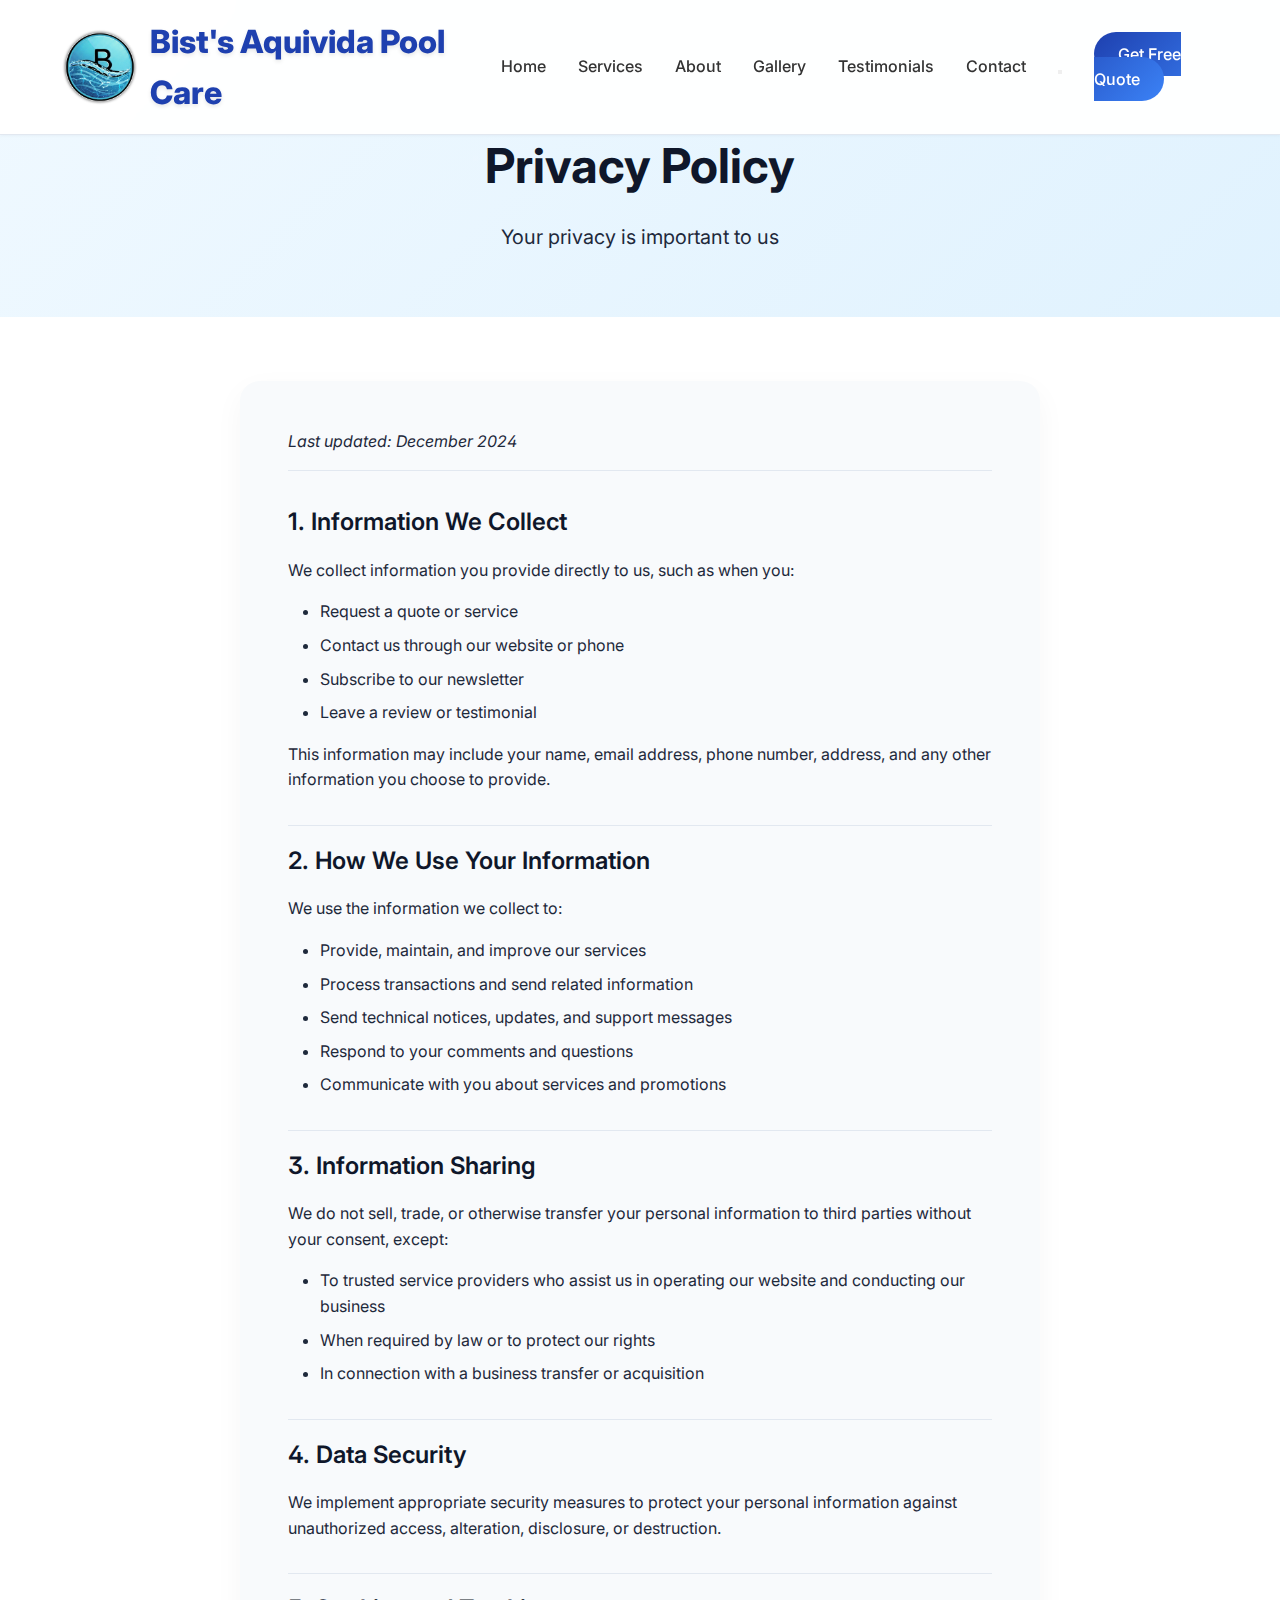
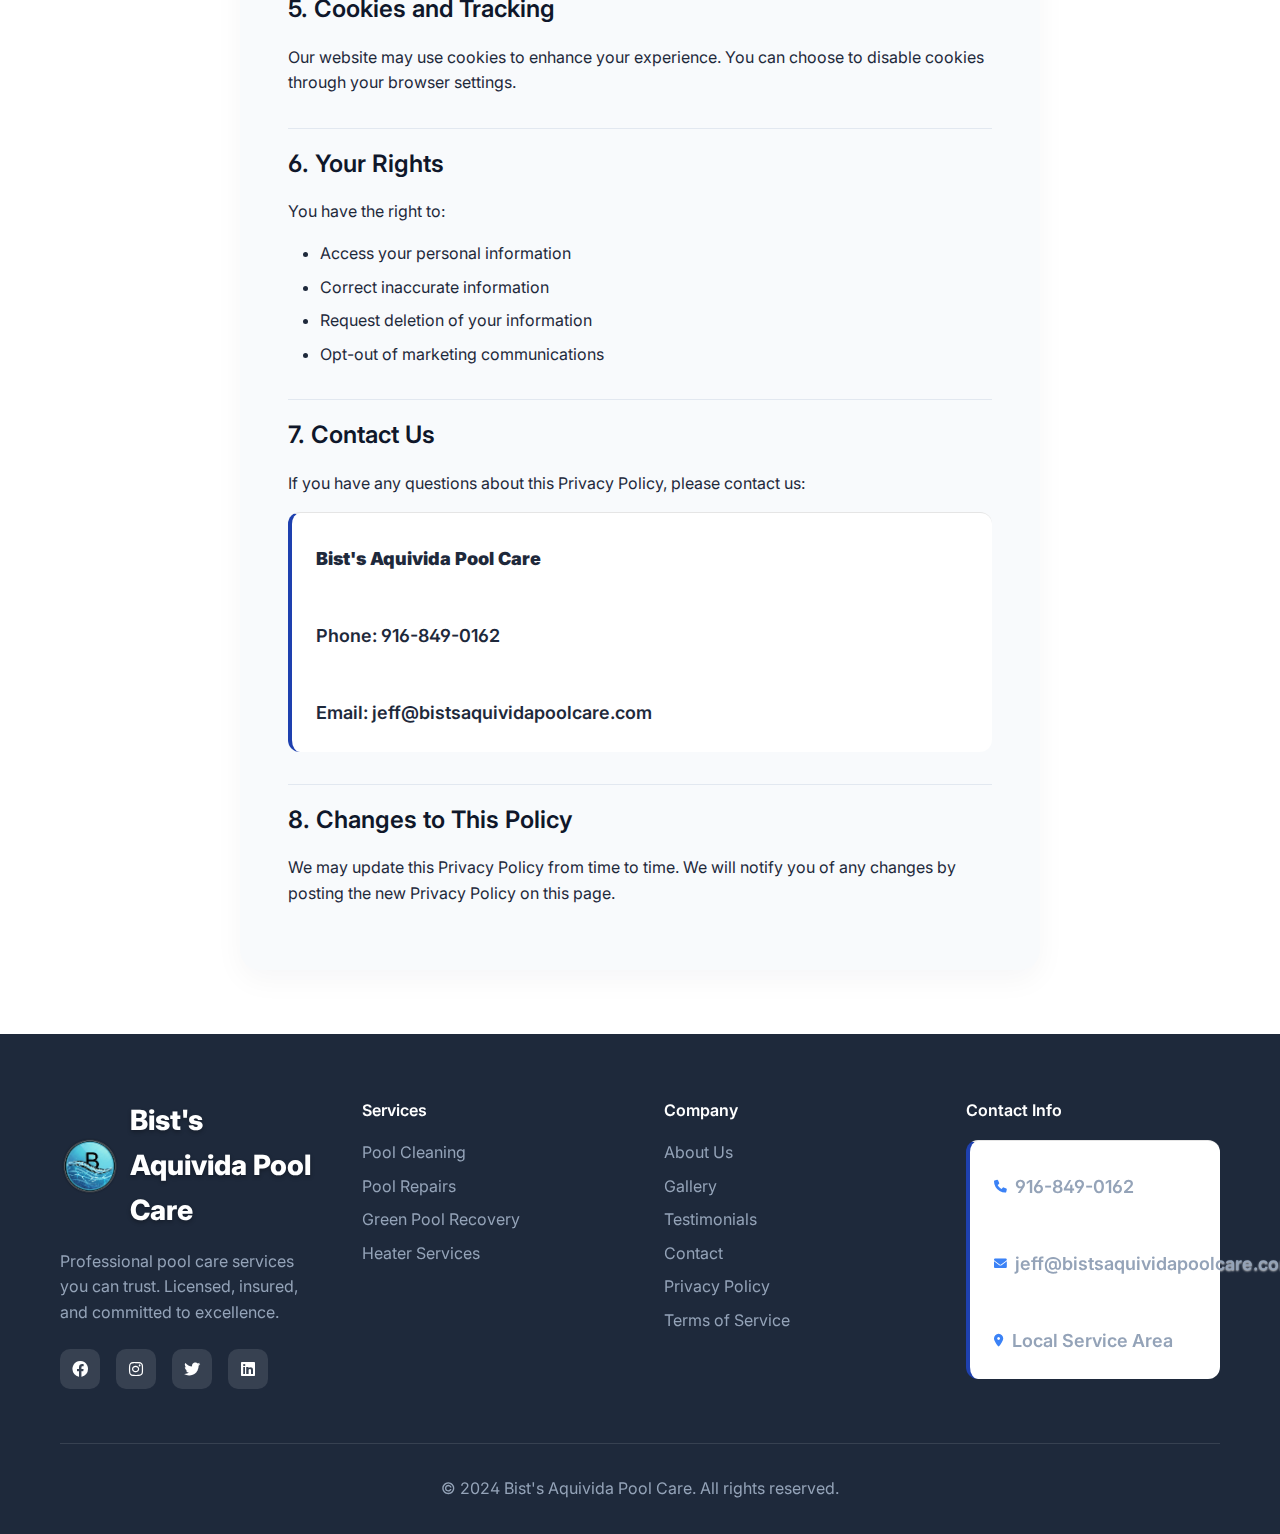
<file: privacy.html>
<!DOCTYPE html>
<html lang="en">
<head>
    <meta charset="UTF-8">
    <meta name="viewport" content="width=device-width, initial-scale=1.0, viewport-fit=cover, user-scalable=no">
    <meta name="mobile-web-app-capable" content="yes">
    <meta name="apple-mobile-web-app-capable" content="yes">
    <meta name="apple-mobile-web-app-status-bar-style" content="black-translucent">
    <meta name="theme-color" content="#1e40af">
    <link rel="icon" type="image/png" href="logo.png">
    <link rel="shortcut icon" type="image/png" href="logo.png">
    <link rel="apple-touch-icon" href="logo.png">
    <title>Privacy Policy - Bist's Aquivida Pool Care</title>
    <meta name="description" content="Privacy Policy for Bist's Aquivida Pool Care. Learn how we collect, use, and protect your personal information.">
    <link rel="stylesheet" href="styles.css">
    <link href="https://fonts.googleapis.com/css2?family=Inter:wght@300;400;500;600;700&display=swap" rel="stylesheet">
    <link rel="stylesheet" href="https://cdnjs.cloudflare.com/ajax/libs/font-awesome/6.0.0/css/all.min.css">
</head>
<body>
    <!-- Navigation -->
    <nav class="navbar">
        <div class="nav-container">
            <div class="nav-logo">
                <img src="logo.png" alt="Bist's Aquivida Pool Care Logo" class="logo">
                <span class="logo-text">Bist's Aquivida Pool Care</span>
            </div>
            <ul class="nav-menu">
                <li class="nav-item">
                    <a href="index.html" class="nav-link">Home</a>
                </li>
                <li class="nav-item">
                    <a href="index.html#services" class="nav-link">Services</a>
                </li>
                <li class="nav-item">
                    <a href="about.html" class="nav-link">About</a>
                </li>
                <li class="nav-item">
                    <a href="gallery.html" class="nav-link">Gallery</a>
                </li>
                <li class="nav-item">
                    <a href="index.html#testimonials" class="nav-link">Testimonials</a>
                </li>
                <li class="nav-item">
                    <a href="index.html#contact" class="nav-link">Contact</a>
                </li>
                <li class="nav-item">
                    <button class="theme-toggle" id="themeToggle" aria-label="Toggle theme"></button>
                </li>
                <li class="nav-item">
                    <a href="index.html#contact" class="nav-link cta-button">Get Free Quote</a>
                </li>
            </ul>
            <div class="hamburger">
                <span class="bar"></span>
                <span class="bar"></span>
                <span class="bar"></span>
            </div>
        </div>
    </nav>

    <!-- Hero Section -->
    <section class="page-hero">
        <div class="container">
            <div class="page-hero-content">
                <h1>Privacy Policy</h1>
                <p>Your privacy is important to us</p>
            </div>
        </div>
    </section>

    <!-- Privacy Policy Content -->
    <section class="legal-content">
        <div class="container">
            <div class="legal-text">
                <p class="last-updated">Last updated: December 2024</p>
                
                <h2>1. Information We Collect</h2>
                <p>We collect information you provide directly to us, such as when you:</p>
                <ul>
                    <li>Request a quote or service</li>
                    <li>Contact us through our website or phone</li>
                    <li>Subscribe to our newsletter</li>
                    <li>Leave a review or testimonial</li>
                </ul>
                
                <p>This information may include your name, email address, phone number, address, and any other information you choose to provide.</p>

                <h2>2. How We Use Your Information</h2>
                <p>We use the information we collect to:</p>
                <ul>
                    <li>Provide, maintain, and improve our services</li>
                    <li>Process transactions and send related information</li>
                    <li>Send technical notices, updates, and support messages</li>
                    <li>Respond to your comments and questions</li>
                    <li>Communicate with you about services and promotions</li>
                </ul>

                <h2>3. Information Sharing</h2>
                <p>We do not sell, trade, or otherwise transfer your personal information to third parties without your consent, except:</p>
                <ul>
                    <li>To trusted service providers who assist us in operating our website and conducting our business</li>
                    <li>When required by law or to protect our rights</li>
                    <li>In connection with a business transfer or acquisition</li>
                </ul>

                <h2>4. Data Security</h2>
                <p>We implement appropriate security measures to protect your personal information against unauthorized access, alteration, disclosure, or destruction.</p>

                <h2>5. Cookies and Tracking</h2>
                <p>Our website may use cookies to enhance your experience. You can choose to disable cookies through your browser settings.</p>

                <h2>6. Your Rights</h2>
                <p>You have the right to:</p>
                <ul>
                    <li>Access your personal information</li>
                    <li>Correct inaccurate information</li>
                    <li>Request deletion of your information</li>
                    <li>Opt-out of marketing communications</li>
                </ul>

                <h2>7. Contact Us</h2>
                <p>If you have any questions about this Privacy Policy, please contact us:</p>
                <div class="contact-info">
                    <p><strong>Bist's Aquivida Pool Care</strong></p>
                    <p>Phone: 916-849-0162</p>
                    <p>Email: jeff@bistsaquividapoolcare.com</p>
                </div>

                <h2>8. Changes to This Policy</h2>
                <p>We may update this Privacy Policy from time to time. We will notify you of any changes by posting the new Privacy Policy on this page.</p>
            </div>
        </div>
    </section>

    <!-- Footer -->
    <footer class="footer">
        <div class="container">
            <div class="footer-content">
                <div class="footer-section">
                    <div class="footer-logo">
                        <img src="logo.png" alt="Bist's Aquivida Pool Care Logo" class="logo">
                        <span class="logo-text">Bist's Aquivida Pool Care</span>
                    </div>
                    <p>Professional pool care services you can trust. Licensed, insured, and committed to excellence.</p>
                    <div class="social-links">
                        <a href="#"><i class="fab fa-facebook"></i></a>
                        <a href="#"><i class="fab fa-instagram"></i></a>
                        <a href="#"><i class="fab fa-twitter"></i></a>
                        <a href="#"><i class="fab fa-linkedin"></i></a>
                    </div>
                </div>
                <div class="footer-section">
                    <h4>Services</h4>
                    <ul>
                        <li><a href="index.html#services">Pool Cleaning</a></li>
                        <li><a href="index.html#services">Pool Repairs</a></li>
                        <li><a href="index.html#services">Green Pool Recovery</a></li>
                        <li><a href="index.html#services">Heater Services</a></li>
                    </ul>
                </div>
                <div class="footer-section">
                    <h4>Company</h4>
                    <ul>
                        <li><a href="about.html">About Us</a></li>
                        <li><a href="gallery.html">Gallery</a></li>
                        <li><a href="index.html#testimonials">Testimonials</a></li>
                        <li><a href="index.html#contact">Contact</a></li>
                        <li><a href="privacy.html">Privacy Policy</a></li>
                        <li><a href="terms.html">Terms of Service</a></li>
                    </ul>
                </div>
                <div class="footer-section">
                    <h4>Contact Info</h4>
                    <div class="contact-info">
                        <p><i class="fas fa-phone"></i> 916-849-0162</p>
                        <p><i class="fas fa-envelope"></i> jeff@bistsaquividapoolcare.com</p>
                        <p><i class="fas fa-map-marker-alt"></i> Local Service Area</p>
                    </div>
                </div>
            </div>
            <div class="footer-bottom">
                <p>&copy; 2024 Bist's Aquivida Pool Care. All rights reserved.</p>
            </div>
        </div>
    </footer>

    <script src="script.js"></script>
</body>
</html>
</file>
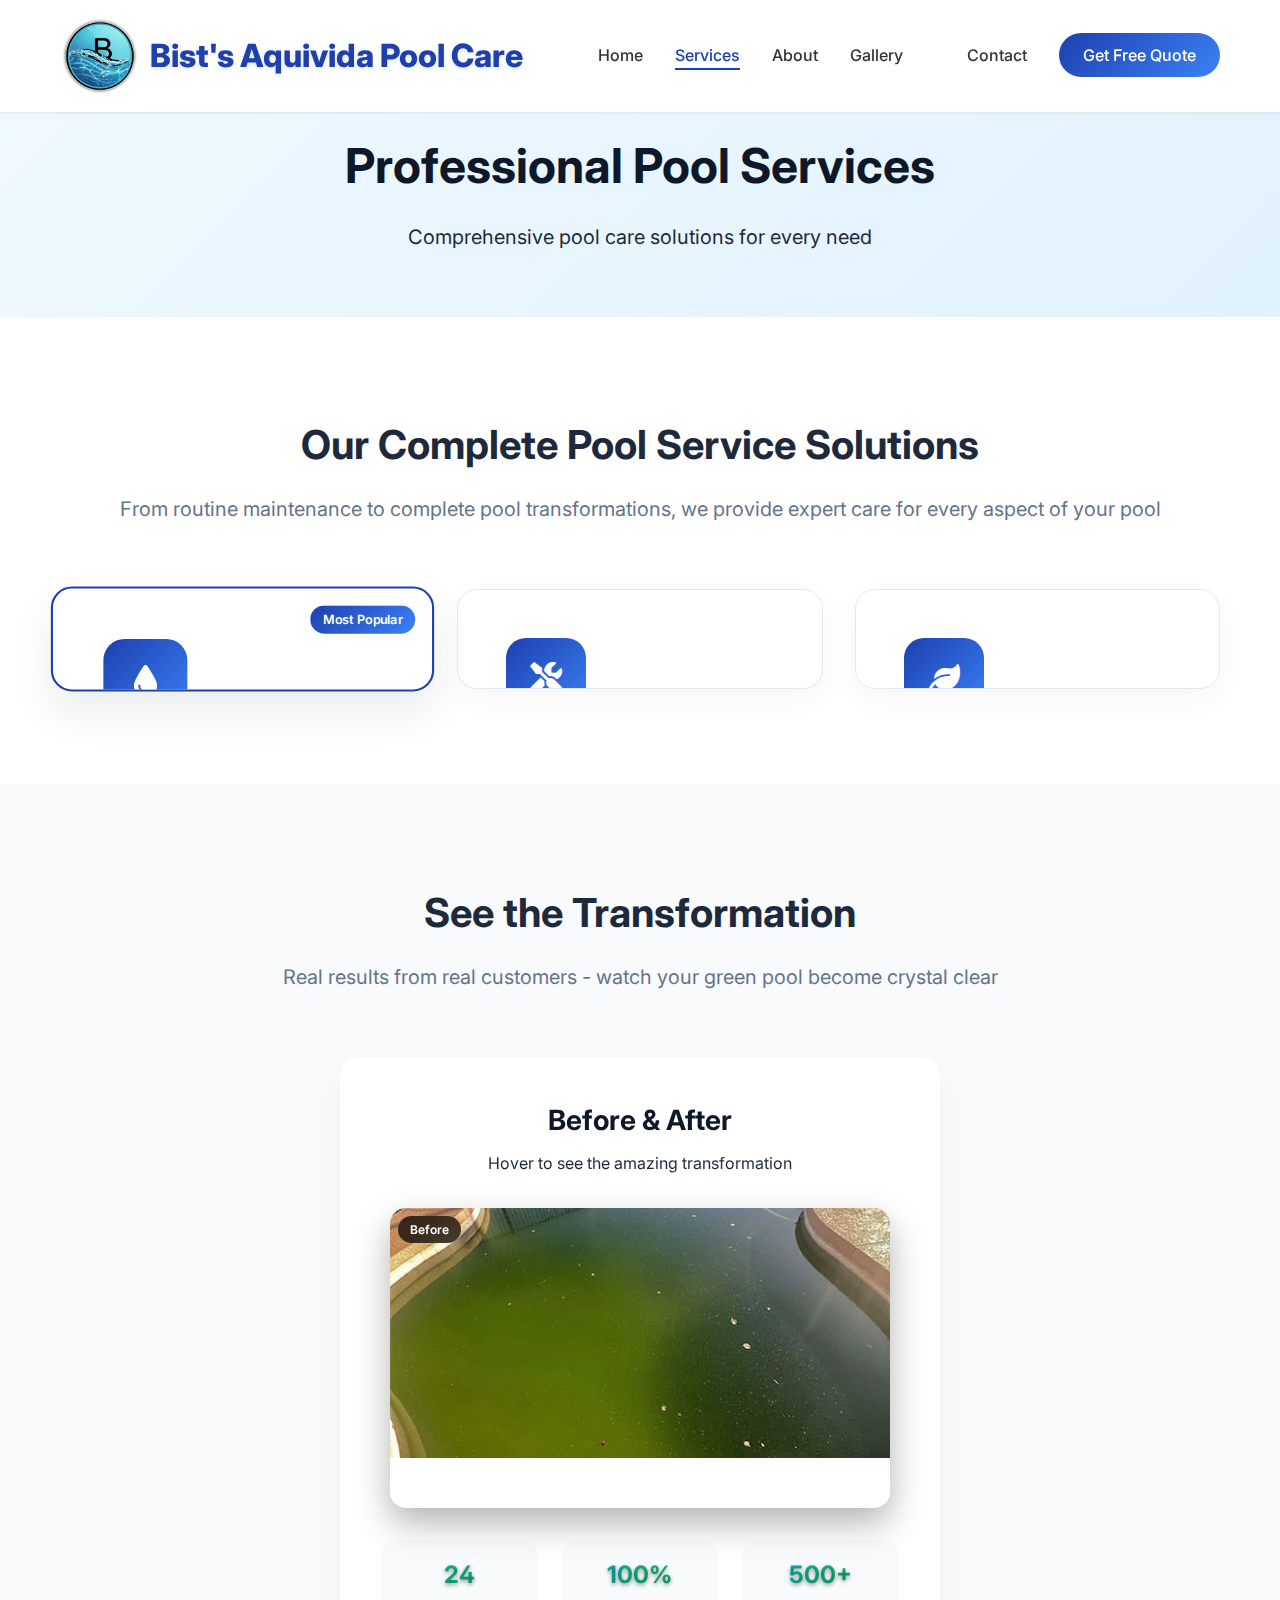
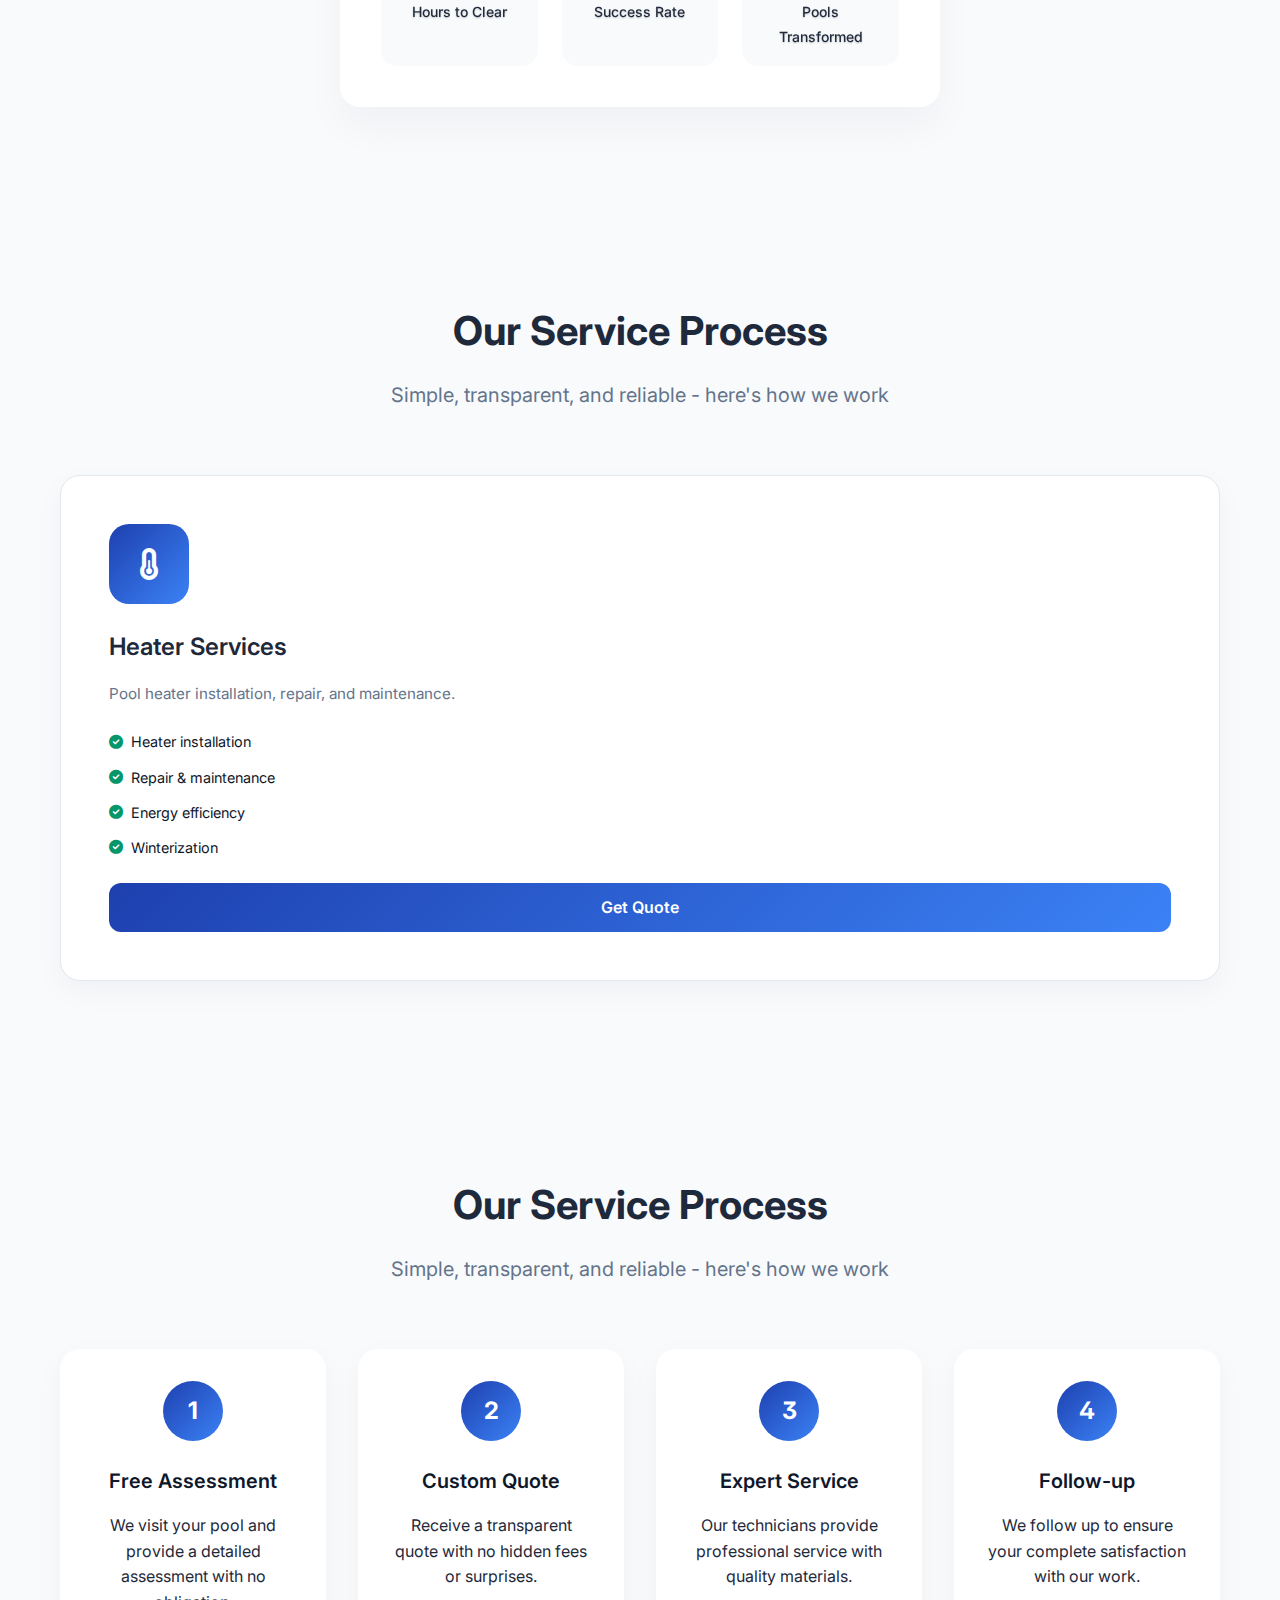
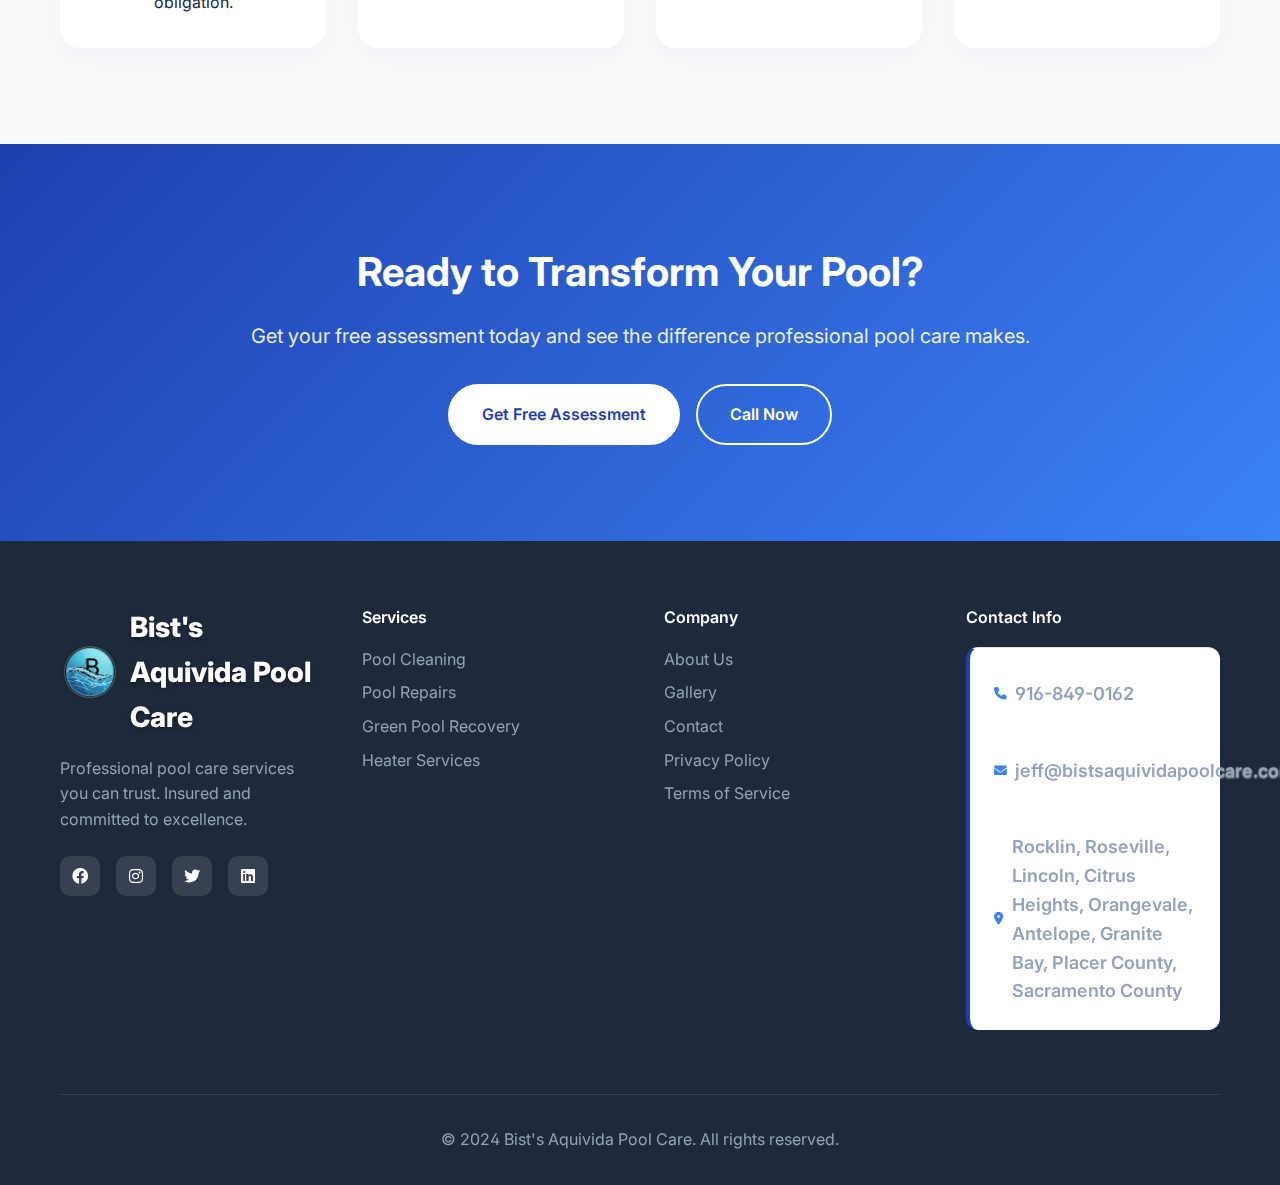
<file: services.html>
<!DOCTYPE html>
<html lang="en">
<head>
    <meta charset="UTF-8">
    <meta name="viewport" content="width=device-width, initial-scale=1.0, viewport-fit=cover, user-scalable=no">
    <meta name="mobile-web-app-capable" content="yes">
    <meta name="apple-mobile-web-app-capable" content="yes">
    <meta name="apple-mobile-web-app-status-bar-style" content="black-translucent">
    <meta name="theme-color" content="#1e40af">
    <link rel="icon" type="image/png" href="logo.png">
    <link rel="shortcut icon" type="image/png" href="logo.png">
    <link rel="apple-touch-icon" href="logo.png">
    <title>Pool Services - Bist's Aquivida Pool Care</title>
    <meta name="description" content="Comprehensive pool services including cleaning, maintenance, repair, installation, and emergency services. Professional pool care in Rocklin, Roseville, and surrounding areas.">
    <link rel="stylesheet" href="styles.css">
    <link href="https://fonts.googleapis.com/css2?family=Inter:ital,opsz,wght@0,14..32,100..900;1,14..32,100..900&display=swap" rel="stylesheet">
    <link rel="stylesheet" href="https://cdnjs.cloudflare.com/ajax/libs/font-awesome/6.0.0/css/all.min.css">
</head>
<body>
    <!-- Navigation -->
    <nav class="navbar">
        <div class="nav-container">
            <div class="nav-logo">
                <img src="logo.png" alt="Bist's Aquivida Pool Care Logo" class="logo">
                <span class="logo-text">Bist's Aquivida Pool Care</span>
            </div>
            <ul class="nav-menu">
                <li class="nav-item">
                    <a href="index.html" class="nav-link">Home</a>
                </li>
                <li class="nav-item">
                    <a href="services.html" class="nav-link active">Services</a>
                </li>
                <li class="nav-item">
                    <a href="about.html" class="nav-link">About</a>
                </li>
                <li class="nav-item">
                    <a href="gallery.html" class="nav-link">Gallery</a>
                </li>
                <li class="nav-item">
                </li>
                <li class="nav-item">
                    <a href="contact.html" class="nav-link">Contact</a>
                </li>
                <li class="nav-item">
                    <a href="contact.html" class="nav-link cta-button">Get Free Quote</a>
                </li>
            </ul>
            <div class="hamburger">
                <span class="bar"></span>
                <span class="bar"></span>
                <span class="bar"></span>
            </div>
        </div>
    </nav>

    <!-- Hero Section -->
    <section class="page-hero">
        <div class="container">
            <div class="page-hero-content">
                <h1>Professional Pool Services</h1>
                <p>Comprehensive pool care solutions for every need</p>
            </div>
        </div>
    </section>

    <!-- Services Overview -->
    <section class="services-overview">
        <div class="container">
            <div class="section-header">
                <h2>Our Complete Pool Service Solutions</h2>
                <p>From routine maintenance to complete pool transformations, we provide expert care for every aspect of your pool</p>
            </div>
            
            <div class="services-grid">
                <div class="service-card featured">
                    <div class="service-badge">Most Popular</div>
                    <div class="service-icon">
                        <i class="fas fa-tint"></i>
                    </div>
                    <h3>Pool Cleaning & Maintenance</h3>
                    <p class="service-description">Keep your pool crystal clear year-round with our comprehensive maintenance program.</p>
                    <div class="service-benefits">
                        <div class="benefit">
                            <i class="fas fa-check-circle"></i>
                            <span>Weekly/Bi-weekly service</span>
                        </div>
                        <div class="benefit">
                            <i class="fas fa-check-circle"></i>
                            <span>Chemical balancing</span>
                        </div>
                        <div class="benefit">
                            <i class="fas fa-check-circle"></i>
                            <span>Equipment inspection</span>
                        </div>
                        <div class="benefit">
                            <i class="fas fa-check-circle"></i>
                            <span>Water testing</span>
                        </div>
                    </div>
                    <div class="service-note">Free Estimates</div>
                    <a href="contact.html" class="service-cta">Get Started</a>
                </div>

                <div class="service-card">
                    <div class="service-icon">
                        <i class="fas fa-tools"></i>
                    </div>
                    <h3>Pool Repairs</h3>
                    <p class="service-description">Expert repair services for all pool equipment and components.</p>
                    <div class="service-benefits">
                        <div class="benefit">
                            <i class="fas fa-check-circle"></i>
                            <span>Equipment repairs</span>
                        </div>
                        <div class="benefit">
                            <i class="fas fa-check-circle"></i>
                            <span>Leak detection</span>
                        </div>
                        <div class="benefit">
                            <i class="fas fa-check-circle"></i>
                            <span>Plumbing fixes</span>
                        </div>
                    </div>
                    <div class="service-note">Free Estimates</div>
                    <a href="contact.html" class="service-cta">Get Quote</a>
                </div>

                <div class="service-card">
                    <div class="service-icon">
                        <i class="fas fa-leaf"></i>
                    </div>
                    <h3>Green Pool Recovery</h3>
                    <p class="service-description">Transform your green pool back to crystal clear water.</p>
                    <div class="service-benefits">
                        <div class="benefit">
                            <i class="fas fa-check-circle"></i>
                            <span>24/7 emergency service</span>
                        </div>
                        <div class="benefit">
                            <i class="fas fa-check-circle"></i>
                            <span>Algae treatment</span>
                        </div>
                        <div class="benefit">
                            <i class="fas fa-check-circle"></i>
                            <span>Water restoration</span>
                        </div>
                        <div class="benefit">
                            <i class="fas fa-check-circle"></i>
                            <span>Prevention planning</span>
                        </div>
                    </div>
                    <div class="service-note">Free Estimates</div>
                    <a href="contact.html" class="service-cta">Emergency Service</a>
                </div>
            </div>
        </div>
    </section>

    <!-- Green Pool Transformation Section -->
    <section class="transformation-section">
        <div class="container">
            <div class="section-header">
                <h2>See the Transformation</h2>
                <p>Real results from real customers - watch your green pool become crystal clear</p>
            </div>
            <div class="transformation-content">
                <div class="before-after-card">
                    <div class="before-after-header">
                        <h3>Before & After</h3>
                        <p>Hover to see the amazing transformation</p>
                    </div>
                    <div class="before-after-images">
                        <div class="image-container oasis-container">
                            <img src="before.png" alt="Before - Green Pool" class="before-img">
                            <img src="after.png" alt="After - Crystal Clear Pool" class="after-img">
                            <span class="label before-label">Before</span>
                            <span class="label after-label">After</span>
                        </div>
                    </div>
                    <div class="transformation-stats">
                        <div class="transformation-stat">
                            <span class="stat-number">24</span>
                            <span class="stat-label">Hours to Clear</span>
                        </div>
                        <div class="transformation-stat">
                            <span class="stat-number">100%</span>
                            <span class="stat-label">Success Rate</span>
                        </div>
                        <div class="transformation-stat">
                            <span class="stat-number">500+</span>
                            <span class="stat-label">Pools Transformed</span>
                        </div>
                    </div>
                </div>
            </div>
        </div>
    </section>

    <!-- Service Process -->
    <section class="service-process">
        <div class="container">
            <div class="section-header">
                <h2>Our Service Process</h2>
                <p>Simple, transparent, and reliable - here's how we work</p>
            </div>

                <div class="service-card">
                    <div class="service-icon">
                        <i class="fas fa-thermometer-half"></i>
                    </div>
                    <h3>Heater Services</h3>
                    <p class="service-description">Pool heater installation, repair, and maintenance.</p>
                    <div class="service-benefits">
                        <div class="benefit">
                            <i class="fas fa-check-circle"></i>
                            <span>Heater installation</span>
                        </div>
                        <div class="benefit">
                            <i class="fas fa-check-circle"></i>
                            <span>Repair & maintenance</span>
                        </div>
                        <div class="benefit">
                            <i class="fas fa-check-circle"></i>
                            <span>Energy efficiency</span>
                        </div>
                        <div class="benefit">
                            <i class="fas fa-check-circle"></i>
                            <span>Winterization</span>
                        </div>
                    </div>
                    <a href="contact.html" class="service-cta">Get Quote</a>
                </div>

            </div>
        </div>
    </section>

    <!-- Service Process -->
    <section class="service-process">
        <div class="container">
            <div class="section-header">
                <h2>Our Service Process</h2>
                <p>Simple, transparent, and reliable - here's how we work</p>
            </div>
            <div class="process-steps">
                <div class="step">
                    <div class="step-number">1</div>
                    <h3>Free Assessment</h3>
                    <p>We visit your pool and provide a detailed assessment with no obligation.</p>
                </div>
                <div class="step">
                    <div class="step-number">2</div>
                    <h3>Custom Quote</h3>
                    <p>Receive a transparent quote with no hidden fees or surprises.</p>
                </div>
                <div class="step">
                    <div class="step-number">3</div>
                    <h3>Expert Service</h3>
                    <p>Our technicians provide professional service with quality materials.</p>
                </div>
                <div class="step">
                    <div class="step-number">4</div>
                    <h3>Follow-up</h3>
                    <p>We follow up to ensure your complete satisfaction with our work.</p>
                </div>
            </div>
        </div>
    </section>

    <!-- CTA Section -->
    <section class="cta-section">
        <div class="container">
            <div class="cta-content">
                <h2>Ready to Transform Your Pool?</h2>
                <p>Get your free assessment today and see the difference professional pool care makes.</p>
                <div class="cta-buttons">
                    <a href="contact.html" class="btn btn-primary">Get Free Assessment</a>
                    <a href="tel:916-849-0162" class="btn btn-secondary">Call Now</a>
                </div>
            </div>
        </div>
    </section>

    <!-- Footer -->
    <footer class="footer">
        <div class="container">
            <div class="footer-content">
                <div class="footer-section">
                    <div class="footer-logo">
                        <img src="logo.png" alt="Bist's Aquivida Pool Care Logo" class="logo">
                        <span class="logo-text">Bist's Aquivida Pool Care</span>
                    </div>
                    <p>Professional pool care services you can trust. Insured and committed to excellence.</p>
                    <div class="social-links">
                        <a href="#"><i class="fab fa-facebook"></i></a>
                        <a href="#"><i class="fab fa-instagram"></i></a>
                        <a href="#"><i class="fab fa-twitter"></i></a>
                        <a href="#"><i class="fab fa-linkedin"></i></a>
                    </div>
                </div>
                <div class="footer-section">
                    <h4>Services</h4>
                    <ul>
                        <li><a href="services.html">Pool Cleaning</a></li>
                        <li><a href="services.html">Pool Repairs</a></li>
                        <li><a href="services.html">Green Pool Recovery</a></li>
                        <li><a href="services.html">Heater Services</a></li>
                    </ul>
                </div>
                <div class="footer-section">
                    <h4>Company</h4>
                    <ul>
                        <li><a href="about.html">About Us</a></li>
                        <li><a href="gallery.html">Gallery</a></li>
                        <li><a href="contact.html">Contact</a></li>
                        <li><a href="privacy.html">Privacy Policy</a></li>
                        <li><a href="terms.html">Terms of Service</a></li>
                    </ul>
                </div>
                <div class="footer-section">
                    <h4>Contact Info</h4>
                    <div class="contact-info">
                        <p><i class="fas fa-phone"></i> 916-849-0162</p>
                        <p><i class="fas fa-envelope"></i> jeff@bistsaquividapoolcare.com</p>
                        <p><i class="fas fa-map-marker-alt"></i> Rocklin, Roseville, Lincoln, Citrus Heights, Orangevale, Antelope, Granite Bay, Placer County, Sacramento County</p>
                    </div>
                </div>
            </div>
            <div class="footer-bottom">
                <p>&copy; 2024 Bist's Aquivida Pool Care. All rights reserved.</p>
            </div>
        </div>
    </footer>

    <script src="script.js"></script>
</body>
</html>
</file>
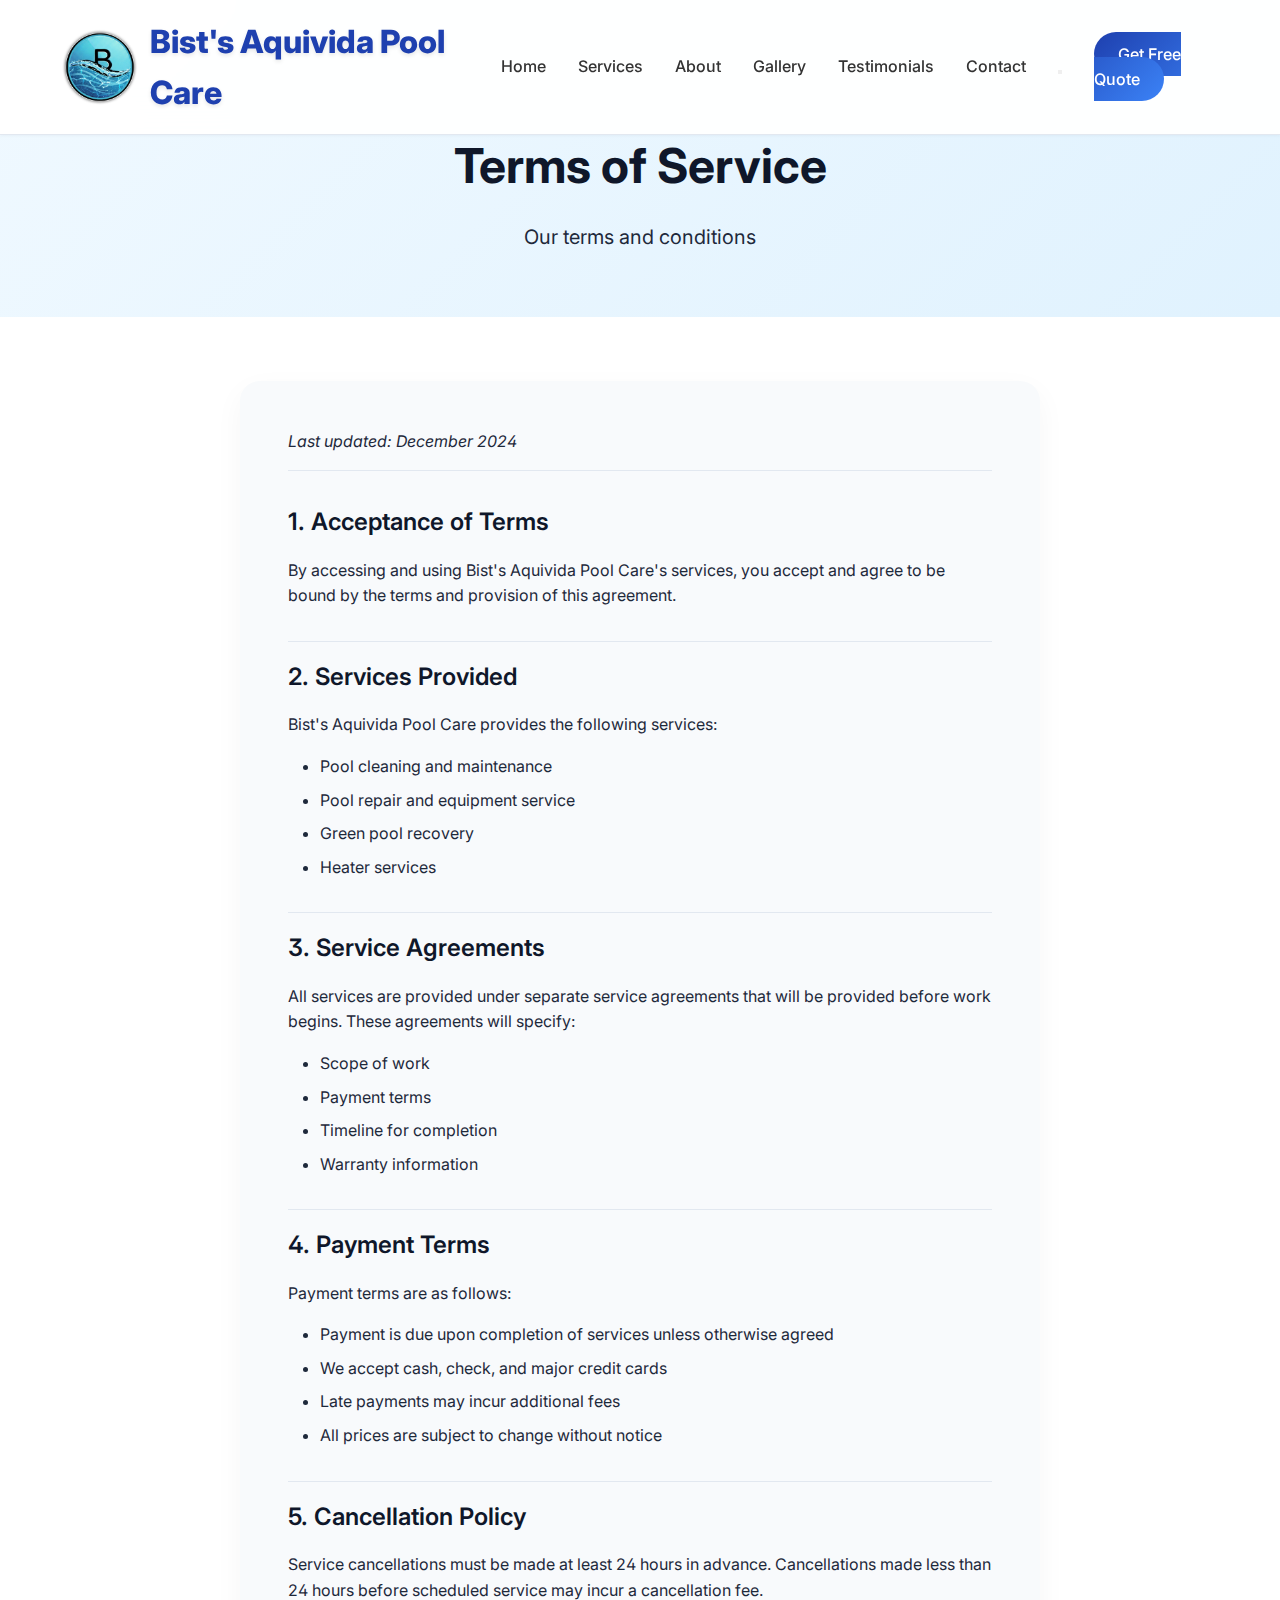
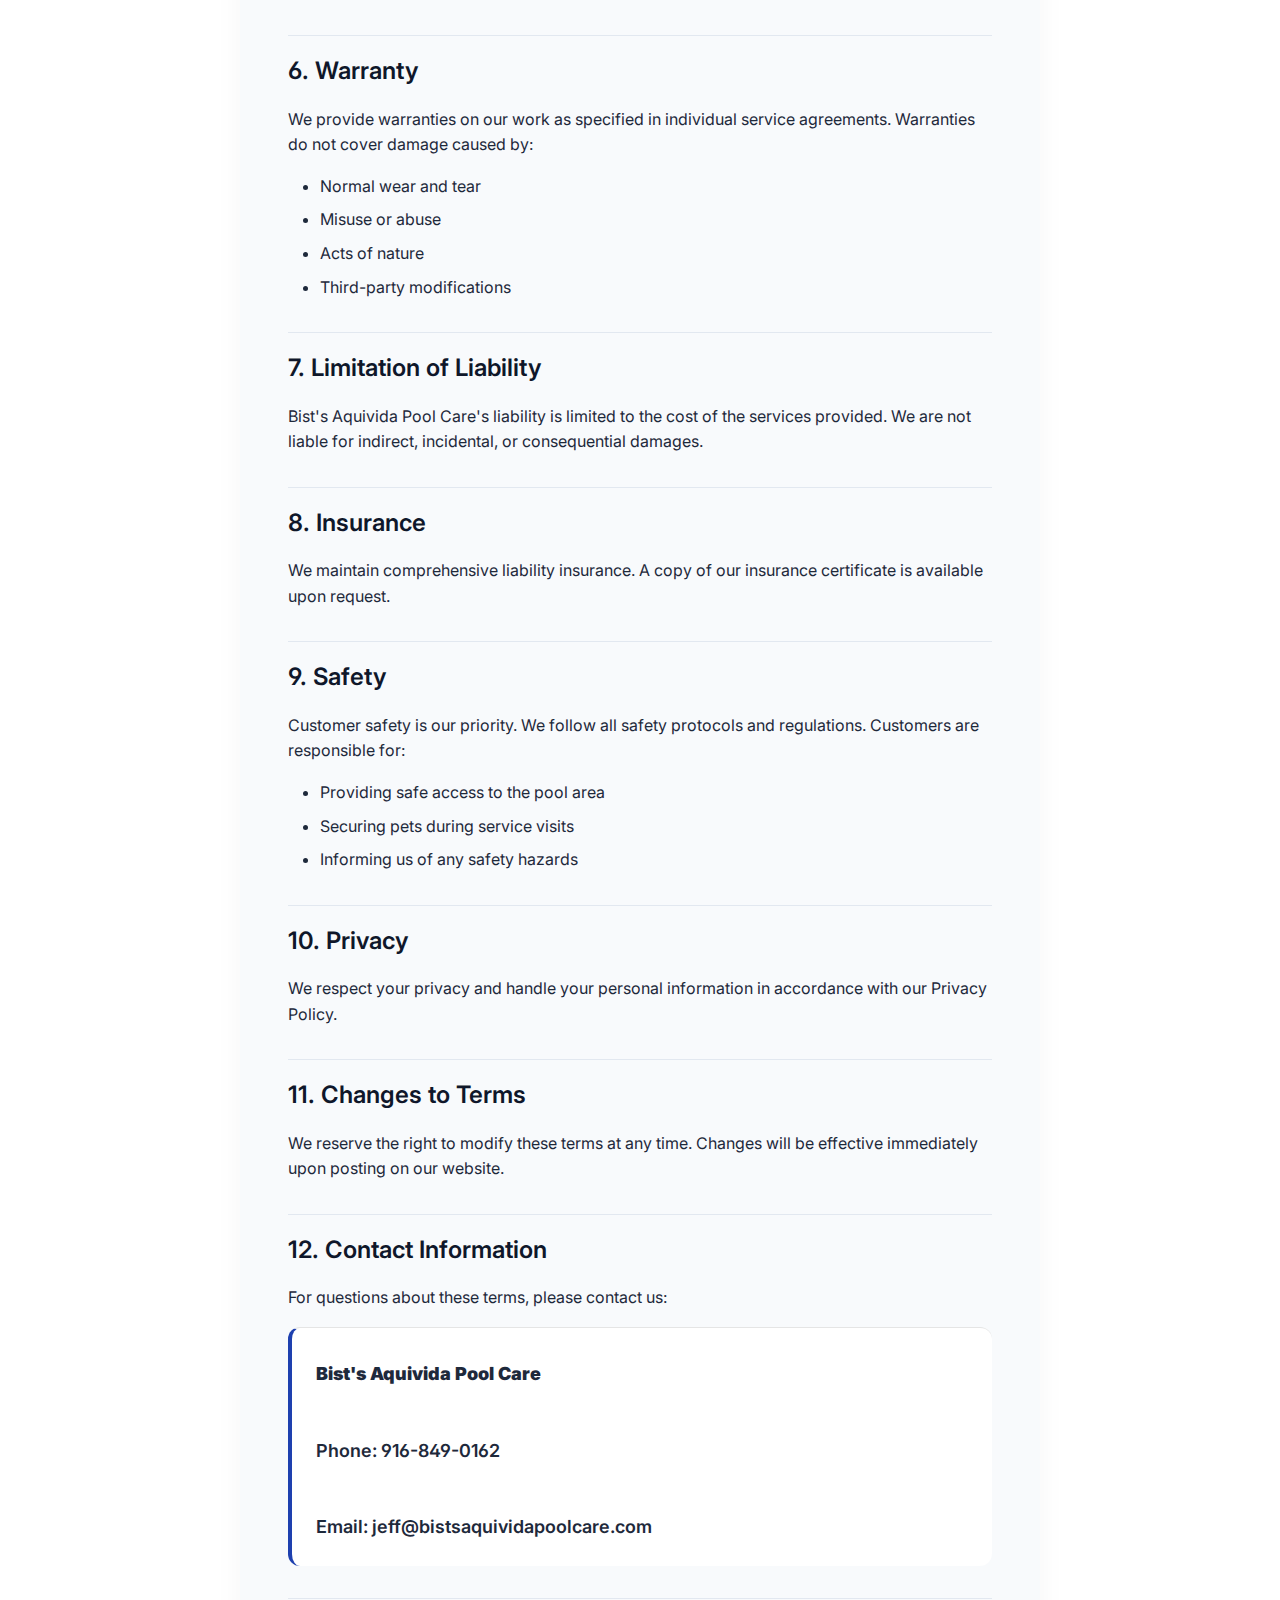
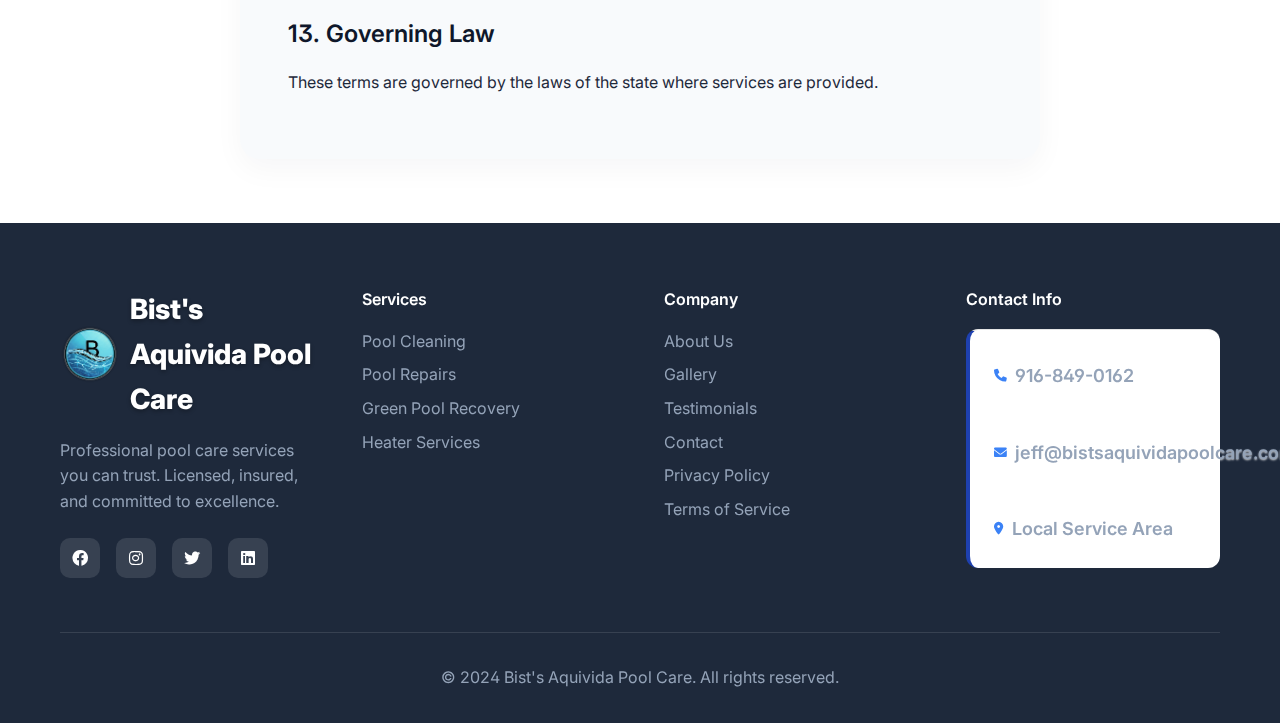
<file: terms.html>
<!DOCTYPE html>
<html lang="en">
<head>
    <meta charset="UTF-8">
    <meta name="viewport" content="width=device-width, initial-scale=1.0, viewport-fit=cover, user-scalable=no">
    <meta name="mobile-web-app-capable" content="yes">
    <meta name="apple-mobile-web-app-capable" content="yes">
    <meta name="apple-mobile-web-app-status-bar-style" content="black-translucent">
    <meta name="theme-color" content="#1e40af">
    <link rel="icon" type="image/png" href="logo.png">
    <link rel="shortcut icon" type="image/png" href="logo.png">
    <link rel="apple-touch-icon" href="logo.png">
    <title>Terms of Service - Bist's Aquivida Pool Care</title>
    <meta name="description" content="Terms of Service for Bist's Aquivida Pool Care. Read our terms and conditions for using our pool care services.">
    <link rel="stylesheet" href="styles.css">
    <link href="https://fonts.googleapis.com/css2?family=Inter:wght@300;400;500;600;700&display=swap" rel="stylesheet">
    <link rel="stylesheet" href="https://cdnjs.cloudflare.com/ajax/libs/font-awesome/6.0.0/css/all.min.css">
</head>
<body>
    <!-- Navigation -->
    <nav class="navbar">
        <div class="nav-container">
            <div class="nav-logo">
                <img src="logo.png" alt="Bist's Aquivida Pool Care Logo" class="logo">
                <span class="logo-text">Bist's Aquivida Pool Care</span>
            </div>
            <ul class="nav-menu">
                <li class="nav-item">
                    <a href="index.html" class="nav-link">Home</a>
                </li>
                <li class="nav-item">
                    <a href="index.html#services" class="nav-link">Services</a>
                </li>
                <li class="nav-item">
                    <a href="about.html" class="nav-link">About</a>
                </li>
                <li class="nav-item">
                    <a href="gallery.html" class="nav-link">Gallery</a>
                </li>
                <li class="nav-item">
                    <a href="index.html#testimonials" class="nav-link">Testimonials</a>
                </li>
                <li class="nav-item">
                    <a href="index.html#contact" class="nav-link">Contact</a>
                </li>
                <li class="nav-item">
                    <button class="theme-toggle" id="themeToggle" aria-label="Toggle theme"></button>
                </li>
                <li class="nav-item">
                    <a href="index.html#contact" class="nav-link cta-button">Get Free Quote</a>
                </li>
            </ul>
            <div class="hamburger">
                <span class="bar"></span>
                <span class="bar"></span>
                <span class="bar"></span>
            </div>
        </div>
    </nav>

    <!-- Hero Section -->
    <section class="page-hero">
        <div class="container">
            <div class="page-hero-content">
                <h1>Terms of Service</h1>
                <p>Our terms and conditions</p>
            </div>
        </div>
    </section>

    <!-- Terms Content -->
    <section class="legal-content">
        <div class="container">
            <div class="legal-text">
                <p class="last-updated">Last updated: December 2024</p>
                
                <h2>1. Acceptance of Terms</h2>
                <p>By accessing and using Bist's Aquivida Pool Care's services, you accept and agree to be bound by the terms and provision of this agreement.</p>

                <h2>2. Services Provided</h2>
                <p>Bist's Aquivida Pool Care provides the following services:</p>
                <ul>
                    <li>Pool cleaning and maintenance</li>
                    <li>Pool repair and equipment service</li>
                    <li>Green pool recovery</li>
                    <li>Heater services</li>
                </ul>

                <h2>3. Service Agreements</h2>
                <p>All services are provided under separate service agreements that will be provided before work begins. These agreements will specify:</p>
                <ul>
                    <li>Scope of work</li>
                    <li>Payment terms</li>
                    <li>Timeline for completion</li>
                    <li>Warranty information</li>
                </ul>

                <h2>4. Payment Terms</h2>
                <p>Payment terms are as follows:</p>
                <ul>
                    <li>Payment is due upon completion of services unless otherwise agreed</li>
                    <li>We accept cash, check, and major credit cards</li>
                    <li>Late payments may incur additional fees</li>
                    <li>All prices are subject to change without notice</li>
                </ul>

                <h2>5. Cancellation Policy</h2>
                <p>Service cancellations must be made at least 24 hours in advance. Cancellations made less than 24 hours before scheduled service may incur a cancellation fee.</p>

                <h2>6. Warranty</h2>
                <p>We provide warranties on our work as specified in individual service agreements. Warranties do not cover damage caused by:</p>
                <ul>
                    <li>Normal wear and tear</li>
                    <li>Misuse or abuse</li>
                    <li>Acts of nature</li>
                    <li>Third-party modifications</li>
                </ul>

                <h2>7. Limitation of Liability</h2>
                <p>Bist's Aquivida Pool Care's liability is limited to the cost of the services provided. We are not liable for indirect, incidental, or consequential damages.</p>

                <h2>8. Insurance</h2>
                <p>We maintain comprehensive liability insurance. A copy of our insurance certificate is available upon request.</p>

                <h2>9. Safety</h2>
                <p>Customer safety is our priority. We follow all safety protocols and regulations. Customers are responsible for:</p>
                <ul>
                    <li>Providing safe access to the pool area</li>
                    <li>Securing pets during service visits</li>
                    <li>Informing us of any safety hazards</li>
                </ul>

                <h2>10. Privacy</h2>
                <p>We respect your privacy and handle your personal information in accordance with our Privacy Policy.</p>

                <h2>11. Changes to Terms</h2>
                <p>We reserve the right to modify these terms at any time. Changes will be effective immediately upon posting on our website.</p>

                <h2>12. Contact Information</h2>
                <p>For questions about these terms, please contact us:</p>
                <div class="contact-info">
                    <p><strong>Bist's Aquivida Pool Care</strong></p>
                    <p>Phone: 916-849-0162</p>
                    <p>Email: jeff@bistsaquividapoolcare.com</p>
                </div>

                <h2>13. Governing Law</h2>
                <p>These terms are governed by the laws of the state where services are provided.</p>
            </div>
        </div>
    </section>

    <!-- Footer -->
    <footer class="footer">
        <div class="container">
            <div class="footer-content">
                <div class="footer-section">
                    <div class="footer-logo">
                        <img src="logo.png" alt="Bist's Aquivida Pool Care Logo" class="logo">
                        <span class="logo-text">Bist's Aquivida Pool Care</span>
                    </div>
                    <p>Professional pool care services you can trust. Licensed, insured, and committed to excellence.</p>
                    <div class="social-links">
                        <a href="#"><i class="fab fa-facebook"></i></a>
                        <a href="#"><i class="fab fa-instagram"></i></a>
                        <a href="#"><i class="fab fa-twitter"></i></a>
                        <a href="#"><i class="fab fa-linkedin"></i></a>
                    </div>
                </div>
                <div class="footer-section">
                    <h4>Services</h4>
                    <ul>
                        <li><a href="index.html#services">Pool Cleaning</a></li>
                        <li><a href="index.html#services">Pool Repairs</a></li>
                        <li><a href="index.html#services">Green Pool Recovery</a></li>
                        <li><a href="index.html#services">Heater Services</a></li>
                    </ul>
                </div>
                <div class="footer-section">
                    <h4>Company</h4>
                    <ul>
                        <li><a href="about.html">About Us</a></li>
                        <li><a href="gallery.html">Gallery</a></li>
                        <li><a href="index.html#testimonials">Testimonials</a></li>
                        <li><a href="index.html#contact">Contact</a></li>
                        <li><a href="privacy.html">Privacy Policy</a></li>
                        <li><a href="terms.html">Terms of Service</a></li>
                    </ul>
                </div>
                <div class="footer-section">
                    <h4>Contact Info</h4>
                    <div class="contact-info">
                        <p><i class="fas fa-phone"></i> 916-849-0162</p>
                        <p><i class="fas fa-envelope"></i> jeff@bistsaquividapoolcare.com</p>
                        <p><i class="fas fa-map-marker-alt"></i> Local Service Area</p>
                    </div>
                </div>
            </div>
            <div class="footer-bottom">
                <p>&copy; 2024 Bist's Aquivida Pool Care. All rights reserved.</p>
            </div>
        </div>
    </footer>

    <script src="script.js"></script>
</body>
</html>
</file>
<file: styles.css>
/* CSS Custom Properties for Light/Dark Mode */
:root {
    /* Sophisticated 2025 Color Palette */
    --bg-primary: #ffffff;
    --bg-secondary: #f8fafc;
    --bg-tertiary: #f1f5f9;
    --bg-accent: #f0f9ff;
    --text-primary: #0f172a;
    --text-secondary: #1e293b;
    --text-muted: #475569;
    --text-accent: #0ea5e9;
    --border-color: #e2e8f0;
    --border-accent: #cbd5e1;
    
    /* Enhanced Shadow System */
    --shadow-light: rgba(15, 23, 42, 0.04);
    --shadow-medium: rgba(15, 23, 42, 0.08);
    --shadow-heavy: rgba(15, 23, 42, 0.12);
    --shadow-xl: rgba(15, 23, 42, 0.16);
    --shadow-2xl: rgba(15, 23, 42, 0.24);
    
    /* Sophisticated Gradients */
    --gradient-ocean: linear-gradient(135deg, #0ea5e9 0%, #0284c7 50%, #0369a1 100%);
    --gradient-sunset: linear-gradient(135deg, #f59e0b 0%, #ea580c 50%, #dc2626 100%);
    --gradient-forest: linear-gradient(135deg, #10b981 0%, #059669 50%, #047857 100%);
    --gradient-midnight: linear-gradient(135deg, #1e293b 0%, #0f172a 50%, #020617 100%);
    --gradient-glass: linear-gradient(135deg, rgba(255, 255, 255, 0.1) 0%, rgba(255, 255, 255, 0.05) 100%);
    
    /* Brand Colors */
    --primary: #1e40af;
    --primary-light: #3b82f6;
    --primary-dark: #1e3a8a;
    --accent: #059669;
    --accent-light: #10b981;
    --warning: #f59e0b;
    --error: #ef4444;
    --success: #10b981;
    
    /* Gradients */
    --gradient-primary: linear-gradient(135deg, var(--primary), var(--primary-light));
    --gradient-hero: linear-gradient(135deg, #f0f9ff 0%, #e0f2fe 100%);
    --gradient-card: linear-gradient(135deg, var(--bg-primary), var(--bg-secondary));
    
    /* Transitions */
    --transition-fast: 0.2s ease;
    --transition-normal: 0.3s ease;
    --transition-slow: 0.5s ease;
    
    /* Spacing */
    --space-xs: 0.25rem;
    --space-sm: 0.5rem;
    --space-md: 1rem;
    --space-lg: 1.5rem;
    --space-xl: 2rem;
    --space-2xl: 3rem;
    --space-3xl: 4rem;
    
    /* Border Radius */
    --radius-sm: 8px;
    --radius-md: 12px;
    --radius-lg: 16px;
    --radius-xl: 20px;
    --radius-full: 50px;
}


/* Reset and Base Styles */
* {
    margin: 0;
    padding: 0;
    box-sizing: border-box;
}

html {
    scroll-behavior: smooth;
    /* 2026 Accessibility & Performance */
    scroll-padding-top: 100px;
}

/* 2026 Accessibility Improvements */
@media (prefers-reduced-motion: reduce) {
    *,
    *::before,
    *::after {
        animation-duration: 0.01ms !important;
        animation-iteration-count: 1 !important;
        transition-duration: 0.01ms !important;
        scroll-behavior: auto !important;
    }
}

@media (prefers-contrast: high) {
    :root {
        --text-primary: #000000;
        --text-secondary: #1a1a1a;
        --border-color: #000000;
    }
}

/* 2026 Container Queries Support */
@supports (container-type: inline-size) {
    .container {
        container-type: inline-size;
    }
}

/* 2026 Modern CSS Features */
@supports (aspect-ratio: 1) {
    .hero {
        aspect-ratio: 16/9;
        min-height: auto;
    }
}

/* 2026 Subgrid Support */
@supports (grid-template-rows: subgrid) {
    .services-grid {
        grid-template-rows: subgrid;
    }
}

/* 2026 Logical Properties */
@supports (margin-inline: 1rem) {
    .container {
        margin-inline: auto;
        padding-inline: 1.25rem;
    }
}

body {
    font-family: 'Inter', -apple-system, BlinkMacSystemFont, 'Segoe UI', 'Roboto', 'Helvetica Neue', Arial, sans-serif;
    line-height: 1.6;
    color: var(--text-primary);
    background-color: var(--bg-primary);
    overflow-x: hidden;
    transition: background-color var(--transition-normal), color var(--transition-normal);
    -webkit-font-smoothing: antialiased;
    -moz-osx-font-smoothing: grayscale;
    text-rendering: optimizeLegibility;
    font-feature-settings: "kern" 1, "liga" 1, "calt" 1, "ss01" 1;
    font-variant-ligatures: common-ligatures;
    font-optical-sizing: auto;
    
    /* 2026 Performance Optimizations */
    will-change: auto;
    backface-visibility: hidden;
    -webkit-backface-visibility: hidden;
    transform: translateZ(0);
    -webkit-transform: translateZ(0);
}

.container {
    max-width: 1200px;
    margin: 0 auto;
    padding: 0 20px;
}


/* Navigation */
.navbar {
    position: fixed;
    top: 0;
    width: 100%;
    background: rgba(255, 255, 255, 0.95);
    backdrop-filter: blur(20px);
    -webkit-backdrop-filter: blur(20px);
    z-index: 1000;
    padding: var(--space-md) 0;
    transition: all var(--transition-normal);
    border-bottom: 1px solid var(--border-color);
    box-shadow: 0 1px 3px var(--shadow-light);
}

/* Scrolling Service Areas */
.scrolling-areas {
    position: relative !important;
    width: 100% !important;
    height: 50px !important;
    background: linear-gradient(135deg, #1e40af 0%, #1e3a8a 50%, #1d4ed8 100%) !important;
    background-color: #1e40af !important;
    overflow: hidden !important;
    border-bottom: 2px solid rgba(255, 255, 255, 0.3) !important;
    box-shadow: 
        0 4px 12px rgba(0, 0, 0, 0.2),
        0 1px 3px rgba(0, 0, 0, 0.1),
        inset 0 1px 0 rgba(255, 255, 255, 0.2) !important;
    margin-top: 0 !important;
    display: block !important;
    visibility: visible !important;
    opacity: 1 !important;
    z-index: 10 !important;
}

.scrolling-text {
    height: 100%;
    display: flex;
    align-items: center;
    white-space: nowrap;
    animation: scroll-right-to-left 25s linear infinite;
    width: 200%;
    position: relative;
}

.scrolling-text:hover {
    animation-play-state: paused;
}

.scrolling-content {
    color: #ffffff;
    font-size: clamp(0.75rem, 2.5vw, 1.1rem);
    font-weight: 700;
    letter-spacing: clamp(0.5px, 0.2vw, 2px);
    padding: 0 clamp(1rem, 4vw, 3rem);
    flex-shrink: 0;
    width: 50%;
    text-transform: uppercase;
    text-shadow: 0 2px 4px rgba(0, 0, 0, 0.5);
    line-height: 1.2;
}

@keyframes scroll-right-to-left {
    0% {
        transform: translateX(0);
    }
    100% {
        transform: translateX(-50%);
    }
}

/* Responsive Scrolling Text */
@media (max-width: 480px) {
    .scrolling-areas {
        height: 45px;
        position: relative;
        top: auto;
    }
    
    .scrolling-content {
        font-size: clamp(0.65rem, 3vw, 0.9rem);
        letter-spacing: clamp(0.3px, 0.15vw, 1px);
        padding: 0 clamp(0.8rem, 3vw, 2rem);
    }
}

@media (min-width: 481px) and (max-width: 768px) {
    .scrolling-areas {
        height: 48px;
        position: relative;
        top: auto;
    }
    
    .scrolling-content {
        font-size: clamp(0.8rem, 2.8vw, 1rem);
        letter-spacing: clamp(0.4px, 0.18vw, 1.5px);
        padding: 0 clamp(1.2rem, 3.5vw, 2.5rem);
    }
}

@media (min-width: 769px) and (max-width: 1024px) {
    .scrolling-areas {
        height: 52px;
        position: relative;
        top: auto;
    }
    
    .scrolling-content {
        font-size: clamp(0.9rem, 2.2vw, 1.05rem);
        letter-spacing: clamp(0.6px, 0.2vw, 1.8px);
        padding: 0 clamp(1.5rem, 3.8vw, 2.8rem);
    }
}

@media (min-width: 1025px) {
    .scrolling-areas {
        height: 55px;
        position: relative;
        top: auto;
    }
    
    .scrolling-content {
        font-size: clamp(1rem, 1.8vw, 1.1rem);
        letter-spacing: clamp(0.8px, 0.22vw, 2px);
        padding: 0 clamp(2rem, 4vw, 3rem);
    }
}


.nav-container {
    max-width: 1200px;
    margin: 0 auto;
    padding: 0 20px;
    display: flex;
    justify-content: space-between;
    align-items: center;
}

.nav-logo {
    display: flex;
    align-items: center;
    gap: 10px;
}

.logo {
    width: 80px;
    height: 80px;
    border-radius: 50%;
    transition: transform var(--transition-normal);
}

.logo:hover {
    transform: scale(1.1);
}

.logo-text {
    font-size: 2rem;
    font-weight: 800;
    color: #1e40af;
    text-shadow: 0 2px 4px rgba(0, 0, 0, 0.1);
}

.nav-menu {
    display: flex;
    list-style: none;
    gap: 2rem;
    align-items: center;
}

.nav-link {
    text-decoration: none;
    color: #333;
    font-weight: 500;
    transition: color 0.3s ease;
    position: relative;
}

.nav-link:hover {
    color: #1e40af;
}

.nav-link::after {
    content: '';
    position: absolute;
    width: 0;
    height: 2px;
    bottom: -5px;
    left: 0;
    background-color: #1e40af;
    transition: width 0.3s ease;
}

.nav-link:hover::after {
    width: 100%;
}

.cta-button {
    background: linear-gradient(135deg, #1e40af, #3b82f6);
    color: white !important;
    padding: 0.75rem 1.5rem;
    border-radius: 50px;
    transition: all 0.3s ease;
}

.cta-button:hover {
    transform: translateY(-2px);
    box-shadow: 0 10px 25px rgba(30, 64, 175, 0.3);
}

.cta-button::after {
    display: none;
}

.hamburger {
    display: none;
    flex-direction: column;
    cursor: pointer;
}

.bar {
    width: 25px;
    height: 3px;
    background-color: #333;
    margin: 3px 0;
    transition: 0.3s;
}

/* Advanced Animations */
@keyframes float {
    0%, 100% { transform: translateY(0px); }
    50% { transform: translateY(-20px); }
}

@keyframes pulse {
    0%, 100% { transform: scale(1); }
    50% { transform: scale(1.05); }
}

@keyframes shimmer {
    0% { background-position: -200% 0; }
    100% { background-position: 200% 0; }
}

@keyframes slideInUp {
    from {
        opacity: 0;
        transform: translateY(50px);
    }
    to {
        opacity: 1;
        transform: translateY(0);
    }
}

@keyframes slideInLeft {
    from {
        opacity: 0;
        transform: translateX(-50px);
    }
    to {
        opacity: 1;
        transform: translateX(0);
    }
}

@keyframes slideInRight {
    from {
        opacity: 0;
        transform: translateX(50px);
    }
    to {
        opacity: 1;
        transform: translateX(0);
    }
}

@keyframes fadeInScale {
    from {
        opacity: 0;
        transform: scale(0.8);
    }
    to {
        opacity: 1;
        transform: scale(1);
    }
}

@keyframes rotateIn {
    from {
        opacity: 0;
        transform: rotate(-180deg) scale(0.5);
    }
    to {
        opacity: 1;
        transform: rotate(0deg) scale(1);
    }
}

/* Micro-interaction Classes */
.micro-bounce {
    transition: transform var(--transition-fast);
}

.micro-bounce:hover {
    transform: translateY(-2px);
}

.micro-scale {
    transition: transform var(--transition-fast);
}

.micro-scale:hover {
    transform: scale(1.05);
}

.micro-rotate {
    transition: transform var(--transition-fast);
}

.micro-rotate:hover {
    transform: rotate(5deg);
}

.micro-glow {
    transition: box-shadow var(--transition-normal);
}

.micro-glow:hover {
    box-shadow: 0 0 20px var(--primary);
}

/* Hero Section - World-Class Landing Page */
.hero {
    min-height: 100vh;
    display: flex;
    align-items: center;
    background: 
        linear-gradient(135deg, rgba(15, 23, 42, 0.85) 0%, rgba(30, 64, 175, 0.75) 50%, rgba(14, 165, 233, 0.6) 100%), 
        url('aqui-vita-background-web.png') center/cover no-repeat;
    padding: 80px 0;
    position: relative;
    overflow: hidden;
}

.hero::before {
    content: '';
    position: absolute;
    top: 0;
    left: 0;
    right: 0;
    bottom: 0;
    background: linear-gradient(45deg, 
        rgba(30, 64, 175, 0.1) 0%, 
        rgba(59, 130, 246, 0.1) 25%, 
        rgba(16, 185, 129, 0.1) 50%, 
        rgba(59, 130, 246, 0.1) 75%, 
        rgba(30, 64, 175, 0.1) 100%);
    animation: shimmer 8s ease-in-out infinite;
    pointer-events: none;
}

.hero::after {
    content: '';
    position: absolute;
    top: 0;
    left: 0;
    right: 0;
    bottom: 0;
    background: radial-gradient(circle at 30% 20%, rgba(59, 130, 246, 0.1) 0%, transparent 50%),
                radial-gradient(circle at 70% 80%, rgba(16, 185, 129, 0.1) 0%, transparent 50%);
    animation: float 12s ease-in-out infinite;
    pointer-events: none;
}

.hero-content {
    max-width: 1200px;
    margin: 0 auto;
    padding: 0 20px;
    display: grid;
    grid-template-columns: 1fr 1fr;
    gap: 4rem;
    align-items: center;
    position: relative;
    z-index: 2;
}

/* Trust Badge */
.trust-badge {
    display: inline-block;
    background: rgba(16, 185, 129, 0.1);
    border: 1px solid rgba(16, 185, 129, 0.3);
    border-radius: var(--radius-full);
    padding: 0.5rem 1rem;
    margin-bottom: 1.5rem;
    backdrop-filter: blur(10px);
    animation: slideInLeft 0.8s ease;
}

.badge-text {
    color: var(--accent-light);
    font-weight: 600;
    font-size: 0.9rem;
}

/* Hero Headlines */
.hero-headline {
    font-size: 3.5rem;
    font-weight: 800;
    line-height: 1.1;
    margin-bottom: 1.5rem;
    animation: slideInUp 0.8s ease 0.2s both;
}

.headline-primary {
    display: block;
    background: linear-gradient(135deg, #ffffff 0%, #f0f9ff 50%, #e0f2fe 100%);
    -webkit-background-clip: text;
    background-clip: text;
    -webkit-text-fill-color: transparent;
    text-shadow: 0 2px 4px rgba(0, 0, 0, 0.1);
    filter: drop-shadow(0 1px 2px rgba(0, 0, 0, 0.1));
}

.headline-secondary {
    display: block;
    background: linear-gradient(135deg, #0ea5e9 0%, #10b981 50%, #059669 100%);
    -webkit-background-clip: text;
    background-clip: text;
    -webkit-text-fill-color: transparent;
    text-shadow: 0 2px 4px rgba(0, 0, 0, 0.1);
    filter: drop-shadow(0 1px 2px rgba(0, 0, 0, 0.1));
}

/* Hero Subheadline */
.hero-subheadline {
    font-size: 1.25rem;
    color: var(--text-primary);
    line-height: 1.6;
    margin-bottom: 2rem;
    animation: slideInUp 0.8s ease 0.4s both;
    font-weight: 600;
    background: linear-gradient(135deg, rgba(255, 255, 255, 0.95) 0%, rgba(240, 249, 255, 0.9) 100%);
    padding: 1.5rem 2rem;
    border-radius: var(--radius-xl);
    backdrop-filter: blur(20px);
    border: 1px solid rgba(255, 255, 255, 0.2);
    box-shadow: 
        0 8px 32px rgba(0, 0, 0, 0.1),
        0 2px 8px rgba(0, 0, 0, 0.05),
        inset 0 1px 0 rgba(255, 255, 255, 0.8);
}

.hero-subheadline strong {
    background: linear-gradient(135deg, #0ea5e9 0%, #10b981 50%, #059669 100%);
    -webkit-background-clip: text;
    background-clip: text;
    -webkit-text-fill-color: transparent;
    font-weight: 700;
    filter: drop-shadow(0 1px 2px rgba(0, 0, 0, 0.1));
}

/* Social Proof */
.social-proof {
    margin-bottom: 2rem;
    animation: slideInUp 0.8s ease 0.6s both;
}

.proof-stats {
    display: flex;
    gap: 2rem;
    background: rgba(255, 255, 255, 0.1);
    padding: 1.5rem;
    border-radius: var(--radius-lg);
    backdrop-filter: blur(10px);
    border: 1px solid rgba(255, 255, 255, 0.2);
}

.stat {
    text-align: center;
    flex: 1;
    background: linear-gradient(135deg, rgba(255, 255, 255, 0.95) 0%, rgba(240, 249, 255, 0.9) 100%);
    padding: 1.5rem;
    border-radius: var(--radius-xl);
    backdrop-filter: blur(20px);
    border: 1px solid rgba(255, 255, 255, 0.3);
    box-shadow: 
        0 8px 32px rgba(0, 0, 0, 0.1),
        0 2px 8px rgba(0, 0, 0, 0.05),
        inset 0 1px 0 rgba(255, 255, 255, 0.8);
    transition: all var(--transition-normal);
}

.stat:hover {
    transform: translateY(-4px);
    box-shadow: 
        0 12px 40px rgba(0, 0, 0, 0.15),
        0 4px 12px rgba(0, 0, 0, 0.1),
        inset 0 1px 0 rgba(255, 255, 255, 0.9);
}

.stat-number {
    display: block;
    font-size: 1.5rem;
    font-weight: 700;
    background: linear-gradient(135deg, #0ea5e9 0%, #10b981 50%, #059669 100%);
    -webkit-background-clip: text;
    background-clip: text;
    -webkit-text-fill-color: transparent;
    margin-bottom: 0.25rem;
    filter: drop-shadow(0 1px 2px rgba(0, 0, 0, 0.1));
}

.stat-label {
    font-size: 0.875rem;
    color: var(--text-secondary);
    font-weight: 600;
    text-shadow: 0 1px 2px rgba(0, 0, 0, 0.05);
}

/* Force black text for all stat elements */
.proof-stats .stat-number,
.proof-stats .stat-label,
.hero .stat-number,
.hero .stat-label {
    color: #000000 !important;
    text-shadow: none !important;
}

/* Hero CTA */
.hero-cta {
    margin-bottom: 2rem;
    animation: slideInUp 0.8s ease 0.8s both;
}

.btn-large {
    padding: 1.25rem 2.5rem;
    font-size: 1.125rem;
    display: flex;
    flex-direction: column;
    align-items: center;
    gap: 0.25rem;
    position: relative;
    overflow: hidden;
}

.btn-large::before {
    content: '';
    position: absolute;
    top: 0;
    left: -100%;
    width: 100%;
    height: 100%;
    background: linear-gradient(90deg, transparent, rgba(255, 255, 255, 0.2), transparent);
    transition: left 0.6s ease;
}

.btn-large:hover::before {
    left: 100%;
}

.btn-text {
    font-weight: 700;
    font-size: 1.125rem;
}

.btn-subtext {
    font-size: 0.875rem;
    opacity: 0.9;
    font-weight: 400;
}

.cta-guarantee {
    display: flex;
    align-items: center;
    justify-content: center;
    gap: 0.5rem;
    margin-top: 1rem;
    color: rgba(255, 255, 255, 0.8);
    font-size: 0.875rem;
    font-weight: 500;
}

.cta-guarantee i {
    color: var(--accent-light);
}

/* Trust Indicators */
.trust-indicators {
    display: flex;
    gap: 2rem;
    flex-wrap: wrap;
    animation: slideInUp 0.8s ease 1s both;
}

.indicator {
    display: flex;
    align-items: center;
    gap: 0.5rem;
    color: #000000;
    font-weight: 600;
    font-size: 0.9rem;
    text-shadow: 0 1px 2px rgba(255, 255, 255, 0.8);
    background: rgba(255, 255, 255, 0.9);
    padding: 0.5rem 1rem;
    border-radius: var(--radius-full);
    backdrop-filter: blur(10px);
}

.indicator i {
    color: var(--accent-light);
    font-size: 1rem;
}

/* Certification Badge */
.certification-badge {
    margin-top: 2rem;
    display: flex;
    justify-content: center;
}

.cert-badge-content {
    display: flex;
    align-items: center;
    gap: 1.5rem;
    background: linear-gradient(135deg, rgba(255, 255, 255, 0.95) 0%, rgba(240, 249, 255, 0.9) 100%);
    border: 1px solid rgba(255, 255, 255, 0.3);
    border-radius: var(--radius-2xl);
    padding: 2rem 2.5rem;
    backdrop-filter: blur(30px);
    box-shadow: 
        0 20px 60px rgba(0, 0, 0, 0.1),
        0 8px 24px rgba(0, 0, 0, 0.05),
        inset 0 1px 0 rgba(255, 255, 255, 0.8);
    transition: all var(--transition-normal);
    position: relative;
    overflow: hidden;
}

.cert-badge-content::before {
    content: '';
    position: absolute;
    top: 0;
    left: -100%;
    width: 100%;
    height: 100%;
    background: linear-gradient(90deg, transparent, rgba(255, 255, 255, 0.2), transparent);
    transition: left 0.5s ease;
}

.cert-badge-content:hover::before {
    left: 100%;
}

.cert-badge-content:hover {
    transform: translateY(-5px);
    box-shadow: 0 20px 40px rgba(0, 0, 0, 0.2);
    border-color: rgba(0, 0, 0, 0.3);
}

.cert-badge-content i {
    font-size: 2.5rem;
    color: var(--accent);
    text-shadow: 0 2px 4px rgba(0, 0, 0, 0.1);
}

.cert-text {
    display: flex;
    flex-direction: column;
    gap: 0.25rem;
}

.cert-title {
    font-size: 1.125rem;
    font-weight: 700;
    background: var(--gradient-midnight);
    -webkit-background-clip: text;
    background-clip: text;
    -webkit-text-fill-color: transparent;
    margin-bottom: 0.5rem;
    filter: drop-shadow(0 1px 2px rgba(0, 0, 0, 0.1));
}

.cert-subtitle {
    font-size: 0.875rem;
    background: linear-gradient(135deg, #0ea5e9 0%, #10b981 50%, #059669 100%);
    -webkit-background-clip: text;
    background-clip: text;
    -webkit-text-fill-color: transparent;
    font-weight: 700;
    margin-bottom: 1rem;
    filter: drop-shadow(0 1px 2px rgba(0, 0, 0, 0.1));
}

.contact-info {
    margin-top: 1rem;
    padding-top: 1rem;
    border-top: 1px solid rgba(0, 0, 0, 0.1);
}

.contact-info p {
    margin: 0.5rem 0;
    font-size: 0.8rem;
    color: #000000;
    font-weight: 600;
    text-shadow: 0 1px 2px rgba(255, 255, 255, 0.8);
    display: flex;
    align-items: center;
    gap: 0.5rem;
}

.contact-info .phone {
    font-size: 0.9rem;
    font-weight: 700;
}

.contact-info .email {
    font-size: 0.7rem;
    word-break: break-all;
    line-height: 1.2;
    max-width: 200px;
    overflow-wrap: break-word;
}

.contact-info .service-area {
    font-size: 0.7rem;
    line-height: 1.2;
    word-break: break-word;
}

.contact-info i {
    color: var(--accent);
    font-size: 0.8rem;
    flex-shrink: 0;
}

/* Hero Visual */
.hero-visual {
    position: relative;
    animation: slideInRight 0.8s ease 0.4s both;
}

/* Hero Stats Card */
.hero-stats-card {
    background: rgba(255, 255, 255, 0.1);
    border: 1px solid rgba(255, 255, 255, 0.2);
    border-radius: var(--radius-xl);
    padding: 2rem;
    backdrop-filter: blur(20px);
    box-shadow: 0 20px 40px rgba(0, 0, 0, 0.1);
    transition: all var(--transition-normal);
    position: relative;
    overflow: hidden;
}

.hero-stats-card:hover {
    transform: translateY(-10px);
    box-shadow: 0 30px 60px rgba(0, 0, 0, 0.2);
}

.stats-header {
    text-align: center;
    margin-bottom: 2rem;
}

.stats-header h3 {
    font-size: 1.5rem;
    font-weight: 700;
    color: #ffffff;
    margin-bottom: 0.5rem;
    text-shadow: 0 2px 4px rgba(0, 0, 0, 0.3);
}

.stats-header p {
    color: rgba(255, 255, 255, 0.9);
    font-size: 0.95rem;
    font-weight: 500;
    text-shadow: 0 1px 2px rgba(0, 0, 0, 0.2);
}

.stats-grid {
    display: grid;
    grid-template-columns: repeat(3, 1fr);
    gap: 1.5rem;
}

.stat-item {
    display: flex;
    align-items: center;
    gap: 1rem;
    padding: 1rem;
    background: rgba(255, 255, 255, 0.05);
    border-radius: var(--radius-lg);
    transition: all var(--transition-normal);
}

.stat-item:hover {
    background: rgba(255, 255, 255, 0.1);
    transform: scale(1.05);
}

.stat-icon {
    width: 50px;
    height: 50px;
    background: var(--gradient-primary);
    border-radius: var(--radius-lg);
    display: flex;
    align-items: center;
    justify-content: center;
    flex-shrink: 0;
}

.stat-icon i {
    font-size: 1.25rem;
    color: white;
}

.stat-content {
    display: flex;
    flex-direction: column;
    gap: 0.25rem;
}

.stat-number {
    font-size: 1.25rem;
    font-weight: 700;
    color: #ffffff;
    text-shadow: 0 2px 4px rgba(0, 0, 0, 0.3);
}

.stat-label {
    font-size: 0.8rem;
    color: rgba(255, 255, 255, 0.9);
    font-weight: 600;
    text-shadow: 0 1px 2px rgba(0, 0, 0, 0.2);
}

/* Hero stats card uses white text for visibility on semi-transparent background */

/* Transformation Section */
.transformation-section {
    padding: 6rem 0;
    background: var(--bg-secondary);
}

.transformation-content {
    display: flex;
    justify-content: center;
    margin-top: 3rem;
}

.transformation-section .before-after-card {
    background: var(--bg-primary);
    border-radius: var(--radius-xl);
    padding: 2.5rem;
    box-shadow: 0 20px 40px var(--shadow-light);
    max-width: 600px;
    width: 100%;
    text-align: center;
}

.transformation-section .before-after-header h3 {
    font-size: 1.75rem;
    font-weight: 700;
    color: var(--text-primary);
    margin-bottom: 0.5rem;
}

.transformation-section .before-after-header p {
    color: var(--text-secondary);
    font-size: 1rem;
    margin-bottom: 2rem;
}

.transformation-section .before-after-images {
    margin-bottom: 2rem;
}

.transformation-section .oasis-container {
    max-width: 500px;
    height: 300px;
    margin: 0 auto;
}

.transformation-stats {
    display: grid;
    grid-template-columns: repeat(3, 1fr);
    gap: 1.5rem;
    margin-top: 2rem;
}

.transformation-stat {
    text-align: center;
    padding: 1rem;
    background: var(--bg-secondary);
    border-radius: var(--radius-lg);
    transition: all var(--transition-normal);
}

.transformation-stat:hover {
    transform: translateY(-5px);
    box-shadow: 0 10px 25px var(--shadow-light);
}

.transformation-stat .stat-number {
    display: block;
    font-size: 1.5rem;
    font-weight: 700;
    color: var(--primary);
    margin-bottom: 0.25rem;
}

.transformation-stat .stat-label {
    font-size: 0.875rem;
    color: var(--text-secondary);
    font-weight: 500;
}

.visual-container {
    position: relative;
    z-index: 2;
}

.before-after-card {
    background: rgba(255, 255, 255, 0.95);
    border-radius: var(--radius-xl);
    padding: 2rem;
    box-shadow: 0 25px 50px rgba(0, 0, 0, 0.3);
    backdrop-filter: blur(20px);
    border: 1px solid rgba(255, 255, 255, 0.2);
}

.before-after-header {
    text-align: center;
    margin-bottom: 1.5rem;
}

.before-after-header h3 {
    color: var(--text-primary);
    font-size: 1.5rem;
    font-weight: 700;
    margin-bottom: 0.5rem;
}

.before-after-header p {
    color: var(--text-secondary);
    font-size: 0.9rem;
}

.before-after-images {
    display: flex;
    align-items: center;
    justify-content: center;
}

.oasis-container {
    position: relative;
    width: 100%;
    max-width: 400px;
    height: 250px;
    border-radius: var(--radius-lg);
    overflow: hidden;
    box-shadow: 0 15px 35px rgba(0, 0, 0, 0.3);
    cursor: pointer;
}

.before-img,
.after-img {
    position: absolute;
    top: 0;
    left: 0;
    width: 100%;
    height: 100%;
    object-fit: cover;
    transition: all 0.8s cubic-bezier(0.4, 0, 0.2, 1);
}

.before-img {
    opacity: 1;
    transform: scale(1);
    z-index: 2;
}

.after-img {
    opacity: 0;
    transform: scale(1.1);
    z-index: 1;
}

.oasis-container:hover .before-img {
    opacity: 0;
    transform: scale(0.9);
}

.oasis-container:hover .after-img {
    opacity: 1;
    transform: scale(1);
}

/* Oasis transition overlay effect */
.oasis-container::before {
    content: '';
    position: absolute;
    top: 0;
    left: 0;
    right: 0;
    bottom: 0;
    background: linear-gradient(45deg, 
        rgba(16, 185, 129, 0.1) 0%, 
        rgba(59, 130, 246, 0.1) 50%, 
        rgba(16, 185, 129, 0.1) 100%);
    opacity: 0;
    transition: opacity 0.8s ease;
    z-index: 3;
    pointer-events: none;
}

.oasis-container:hover::before {
    opacity: 1;
}

.label {
    position: absolute;
    top: 0.5rem;
    background: rgba(0, 0, 0, 0.7);
    color: white;
    padding: 0.25rem 0.75rem;
    border-radius: var(--radius-full);
    font-size: 0.75rem;
    font-weight: 600;
    backdrop-filter: blur(10px);
    z-index: 4;
    transition: all 0.3s ease;
}

.before-label {
    left: 0.5rem;
}

.after-label {
    right: 0.5rem;
    background: rgba(16, 185, 129, 0.8);
    opacity: 0;
}

.oasis-container:hover .before-label {
    opacity: 0;
}

.oasis-container:hover .after-label {
    opacity: 1;
}

.arrow {
    font-size: 1.5rem;
    color: var(--primary);
    font-weight: bold;
    animation: pulse 2s ease-in-out infinite;
}

/* Floating Elements */
.floating-elements {
    position: absolute;
    top: 0;
    left: 0;
    right: 0;
    bottom: 0;
    pointer-events: none;
    z-index: 1;
}

.floating-icon {
    position: absolute;
    font-size: 2rem;
    opacity: 0.3;
    animation: float 6s ease-in-out infinite;
}

.icon-1 {
    top: 20%;
    left: 10%;
    animation-delay: 0s;
}

.icon-2 {
    top: 60%;
    right: 15%;
    animation-delay: 1.5s;
}

.icon-3 {
    top: 30%;
    right: 25%;
    animation-delay: 3s;
}

.icon-4 {
    bottom: 20%;
    left: 20%;
    animation-delay: 4.5s;
}

.hero-text h1 {
    font-size: 3.5rem;
    font-weight: 700;
    color: #1e293b;
    margin-bottom: 1.5rem;
    line-height: 1.2;
}

.hero-text p {
    font-size: 1.25rem;
    color: #64748b;
    margin-bottom: 2rem;
    line-height: 1.6;
}

.hero-buttons {
    display: flex;
    gap: 1rem;
    margin-bottom: 3rem;
}

.btn {
    padding: 1rem 2rem;
    border-radius: 50px;
    text-decoration: none;
    font-weight: 600;
    transition: all 0.3s ease;
    display: inline-block;
    text-align: center;
    border: none;
    cursor: pointer;
    font-size: 1rem;
}

.btn-primary {
    background: linear-gradient(135deg, #1e40af, #3b82f6);
    color: white;
}

.btn-primary:hover {
    transform: translateY(-2px);
    box-shadow: 0 10px 25px rgba(30, 64, 175, 0.3);
}

.btn-secondary {
    background: transparent;
    color: #1e40af;
    border: 2px solid #1e40af;
}

.btn-secondary:hover {
    background: #1e40af;
    color: white;
    transform: translateY(-2px);
}

.hero-features {
    display: flex;
    gap: 2rem;
    flex-wrap: wrap;
}

.feature {
    display: flex;
    align-items: center;
    gap: 0.5rem;
    color: #059669;
    font-weight: 500;
}

.feature i {
    font-size: 1.25rem;
}

.hero-image {
    position: relative;
}

.hero-pool {
    width: 100%;
    height: auto;
    border-radius: 20px;
    box-shadow: 0 20px 40px rgba(0, 0, 0, 0.1);
}

/* Urgency Section */
.urgency-section {
    padding: 4rem 0;
    background: linear-gradient(135deg, var(--primary) 0%, var(--primary-dark) 100%);
    color: white;
    text-align: center;
    position: relative;
    overflow: hidden;
}

.urgency-section::before {
    content: '';
    position: absolute;
    top: 0;
    left: 0;
    right: 0;
    bottom: 0;
    background: url('data:image/svg+xml,<svg xmlns="http://www.w3.org/2000/svg" viewBox="0 0 100 100"><defs><pattern id="dots" width="20" height="20" patternUnits="userSpaceOnUse"><circle cx="10" cy="10" r="1" fill="%23ffffff" opacity="0.1"/></pattern></defs><rect width="100" height="100" fill="url(%23dots)"/></svg>');
    animation: float 8s ease-in-out infinite;
}

.urgency-content {
    position: relative;
    z-index: 2;
    max-width: 800px;
    margin: 0 auto;
}

.urgency-badge {
    display: inline-flex;
    align-items: center;
    gap: 0.5rem;
    background: rgba(255, 255, 255, 0.1);
    border: 1px solid rgba(255, 255, 255, 0.2);
    border-radius: var(--radius-full);
    padding: 0.5rem 1rem;
    margin-bottom: 1rem;
    backdrop-filter: blur(10px);
    animation: pulse 2s ease-in-out infinite;
}

.urgency-badge i {
    color: var(--accent-light);
}

.urgency-content h2 {
    font-size: 2.5rem;
    font-weight: 700;
    margin-bottom: 1rem;
    text-shadow: 0 2px 4px rgba(0, 0, 0, 0.3);
}

.urgency-content p {
    font-size: 1.125rem;
    margin-bottom: 2rem;
    opacity: 0.9;
}

.countdown-timer {
    display: flex;
    justify-content: center;
    gap: 1.5rem;
    margin-bottom: 2rem;
    flex-wrap: wrap;
}

.time-unit {
    background: rgba(255, 255, 255, 0.1);
    border-radius: var(--radius-lg);
    padding: 1rem;
    min-width: 80px;
    backdrop-filter: blur(10px);
    border: 1px solid rgba(255, 255, 255, 0.2);
    transition: transform var(--transition-normal);
}

.time-unit:hover {
    transform: scale(1.05);
}

.time-number {
    display: block;
    font-size: 2rem;
    font-weight: 700;
    color: var(--accent-light);
    margin-bottom: 0.25rem;
    text-shadow: 0 2px 4px rgba(0, 0, 0, 0.3);
}

.time-label {
    font-size: 0.875rem;
    opacity: 0.8;
    font-weight: 500;
}

/* Services Section */
.services {
    padding: 6rem 0;
    background: var(--bg-primary);
}

/* Services Overview */
.services-overview {
    padding: 6rem 0;
    background: var(--bg-primary);
}

/* Service Process */
.service-process {
    padding: 6rem 0;
    background: var(--bg-secondary);
}

.process-steps {
    display: grid;
    grid-template-columns: repeat(auto-fit, minmax(250px, 1fr));
    gap: 2rem;
    margin-top: 3rem;
}

.step {
    text-align: center;
    padding: 2rem;
    background: var(--bg-primary);
    border-radius: var(--radius-xl);
    box-shadow: 0 10px 30px var(--shadow-light);
    transition: all var(--transition-normal);
}

.step:hover {
    transform: translateY(-10px);
    box-shadow: 0 20px 40px var(--shadow-medium);
}

.step-number {
    width: 60px;
    height: 60px;
    background: var(--gradient-primary);
    color: white;
    border-radius: 50%;
    display: flex;
    align-items: center;
    justify-content: center;
    font-size: 1.5rem;
    font-weight: 700;
    margin: 0 auto 1.5rem;
}

.step h3 {
    font-size: 1.25rem;
    font-weight: 600;
    color: var(--text-primary);
    margin-bottom: 1rem;
}

.step p {
    color: var(--text-secondary);
    line-height: 1.6;
}

/* Pricing Plans */
.pricing-plans {
    padding: 6rem 0;
    background: var(--bg-primary);
}

.pricing-grid {
    display: grid;
    grid-template-columns: repeat(auto-fit, minmax(300px, 1fr));
    gap: 2rem;
    margin-top: 3rem;
}

.pricing-card {
    background: var(--bg-primary);
    border-radius: var(--radius-xl);
    padding: 2.5rem;
    box-shadow: 0 10px 30px var(--shadow-light);
    transition: all var(--transition-normal);
    border: 1px solid var(--border-color);
    position: relative;
}

.pricing-card:hover {
    transform: translateY(-10px);
    box-shadow: 0 25px 50px var(--shadow-medium);
}

.pricing-card.featured {
    border: 2px solid var(--primary);
    transform: scale(1.05);
}

.pricing-badge {
    position: absolute;
    top: -10px;
    left: 50%;
    transform: translateX(-50%);
    background: var(--gradient-primary);
    color: white;
    padding: 0.5rem 1.5rem;
    border-radius: var(--radius-full);
    font-size: 0.875rem;
    font-weight: 600;
}

.pricing-header {
    text-align: center;
    margin-bottom: 2rem;
}

.pricing-header h3 {
    font-size: 1.5rem;
    font-weight: 700;
    color: var(--text-primary);
    margin-bottom: 1rem;
}

.price {
    display: flex;
    align-items: baseline;
    justify-content: center;
    margin-bottom: 0.5rem;
}

.currency {
    font-size: 1.5rem;
    font-weight: 600;
    color: var(--primary);
}

.amount {
    font-size: 3rem;
    font-weight: 800;
    color: var(--primary);
    margin: 0 0.25rem;
}

.period {
    font-size: 1rem;
    color: var(--text-secondary);
    font-weight: 500;
}

.price-description {
    color: var(--text-secondary);
    font-size: 0.9rem;
}

.pricing-features {
    margin-bottom: 2rem;
}

.pricing-features .feature {
    display: flex;
    align-items: center;
    gap: 0.75rem;
    margin-bottom: 1rem;
    font-size: 0.95rem;
}

.pricing-features .feature i {
    color: var(--accent);
    font-size: 1rem;
}

.pricing-cta {
    display: block;
    width: 100%;
    text-align: center;
    background: var(--gradient-primary);
    color: white;
    padding: 1rem 2rem;
    border-radius: var(--radius-md);
    text-decoration: none;
    font-weight: 600;
    transition: all var(--transition-normal);
}

.pricing-cta:hover {
    transform: translateY(-2px);
    box-shadow: 0 10px 25px rgba(30, 64, 175, 0.3);
}

/* Service Pricing */
.service-pricing {
    padding: 6rem 0;
    background: var(--bg-secondary);
}

.service-pricing-grid {
    display: grid;
    grid-template-columns: repeat(auto-fit, minmax(280px, 1fr));
    gap: 2rem;
    margin-top: 3rem;
}

.service-pricing-item {
    background: var(--bg-primary);
    padding: 2rem;
    border-radius: var(--radius-xl);
    box-shadow: 0 10px 30px var(--shadow-light);
    transition: all var(--transition-normal);
    text-align: center;
}

.service-pricing-item:hover {
    transform: translateY(-5px);
    box-shadow: 0 15px 35px var(--shadow-medium);
}

.service-pricing-item .service-icon {
    width: 80px;
    height: 80px;
    background: var(--gradient-primary);
    border-radius: var(--radius-xl);
    display: flex;
    align-items: center;
    justify-content: center;
    margin: 0 auto 1.5rem;
}

.service-pricing-item .service-icon i {
    font-size: 2rem;
    color: white;
}

.service-pricing-item h3 {
    font-size: 1.25rem;
    font-weight: 600;
    color: var(--text-primary);
    margin-bottom: 1rem;
}

.pricing-range {
    margin-bottom: 1.5rem;
}

.price-start {
    display: block;
    font-size: 1.5rem;
    font-weight: 700;
    color: var(--primary);
    margin-bottom: 0.25rem;
}

.price-note {
    font-size: 0.875rem;
    color: var(--accent);
    font-weight: 500;
}

.service-list {
    list-style: none;
    text-align: left;
}

.service-list li {
    padding: 0.5rem 0;
    color: var(--text-secondary);
    position: relative;
    padding-left: 1.5rem;
}

.service-list li::before {
    content: '✓';
    position: absolute;
    left: 0;
    color: var(--accent);
    font-weight: bold;
}

/* Installation Pricing */
.installation-pricing {
    padding: 6rem 0;
    background: var(--bg-primary);
}

.installation-grid {
    display: grid;
    grid-template-columns: repeat(auto-fit, minmax(300px, 1fr));
    gap: 2rem;
    margin-top: 3rem;
}

.installation-card {
    background: var(--bg-secondary);
    padding: 2rem;
    border-radius: var(--radius-xl);
    box-shadow: 0 10px 30px var(--shadow-light);
    transition: all var(--transition-normal);
    text-align: center;
}

.installation-card:hover {
    transform: translateY(-5px);
    box-shadow: 0 15px 35px var(--shadow-medium);
}

.installation-card h3 {
    font-size: 1.5rem;
    font-weight: 600;
    color: var(--text-primary);
    margin-bottom: 1rem;
}

.price-range {
    font-size: 1.25rem;
    font-weight: 700;
    color: var(--primary);
    margin-bottom: 1.5rem;
}

.installation-card ul {
    list-style: none;
    text-align: left;
}

.installation-card li {
    padding: 0.5rem 0;
    color: var(--text-secondary);
    position: relative;
    padding-left: 1.5rem;
}

.installation-card li::before {
    content: '✓';
    position: absolute;
    left: 0;
    color: var(--accent);
    font-weight: bold;
}

/* Pricing FAQ */
.pricing-faq {
    padding: 6rem 0;
    background: var(--bg-secondary);
}

.faq-grid {
    display: grid;
    grid-template-columns: repeat(auto-fit, minmax(300px, 1fr));
    gap: 2rem;
    margin-top: 3rem;
}

.faq-item {
    background: var(--bg-primary);
    padding: 2rem;
    border-radius: var(--radius-xl);
    box-shadow: 0 10px 30px var(--shadow-light);
}

.faq-item h3 {
    font-size: 1.25rem;
    font-weight: 600;
    color: var(--text-primary);
    margin-bottom: 1rem;
}

.faq-item p {
    color: var(--text-secondary);
    line-height: 1.6;
}

/* Contact Section */
.contact-section {
    padding: 6rem 0;
    background: var(--bg-primary);
}

.contact-content {
    display: grid;
    grid-template-columns: 1fr 1fr;
    gap: 4rem;
    align-items: start;
}

.contact-info h2 {
    font-size: 2.5rem;
    font-weight: 700;
    color: var(--text-primary);
    margin-bottom: 1.5rem;
}

.contact-info p {
    color: var(--text-secondary);
    font-size: 1.125rem;
    line-height: 1.6;
    margin-bottom: 3rem;
}

.contact-methods {
    display: flex;
    flex-direction: column;
    gap: 2rem;
}

.contact-method {
    display: flex;
    align-items: flex-start;
    gap: 1rem;
    padding: 1.5rem;
    background: var(--bg-secondary);
    border-radius: var(--radius-lg);
    transition: all var(--transition-normal);
}

.contact-method:hover {
    transform: translateX(10px);
    box-shadow: 0 10px 25px var(--shadow-light);
}

.contact-method .contact-icon {
    width: 60px;
    height: 60px;
    background: var(--gradient-primary);
    border-radius: var(--radius-lg);
    display: flex;
    align-items: center;
    justify-content: center;
    flex-shrink: 0;
}

.contact-method .contact-icon i {
    font-size: 1.5rem;
    color: white;
}

.contact-method .contact-details h3 {
    font-size: 1.25rem;
    font-weight: 600;
    color: var(--text-primary);
    margin-bottom: 0.5rem;
}

.contact-method .contact-details p {
    color: var(--text-secondary);
    margin-bottom: 0.25rem;
}

.contact-method .contact-details a {
    color: var(--primary);
    text-decoration: none;
    font-weight: 500;
}

.contact-method .contact-details a:hover {
    text-decoration: underline;
}

.contact-method .contact-details span {
    color: var(--text-muted);
    font-size: 0.875rem;
}

/* Contact Form */
.contact-form {
    background: var(--bg-secondary);
    padding: 2.5rem;
    border-radius: var(--radius-xl);
    box-shadow: 0 15px 35px var(--shadow-light);
}

.contact-form h3 {
    font-size: 1.5rem;
    font-weight: 600;
    color: var(--text-primary);
    margin-bottom: 2rem;
    text-align: center;
}

.form-row {
    display: grid;
    grid-template-columns: 1fr 1fr;
    gap: 1rem;
    margin-bottom: 1.5rem;
}

.form-group {
    margin-bottom: 1.5rem;
}

.form-group label {
    display: block;
    font-weight: 500;
    color: var(--text-primary);
    margin-bottom: 0.5rem;
}

.form-group input,
.form-group select,
.form-group textarea {
    width: 100%;
    padding: 1rem;
    border: 2px solid #374151;
    border-radius: var(--radius-md);
    font-size: 1rem;
    transition: border-color var(--transition-normal);
    background: var(--bg-primary);
    color: var(--text-primary);
    box-shadow: 0 1px 3px rgba(0, 0, 0, 0.1);
}

.form-group input:focus,
.form-group select:focus,
.form-group textarea:focus {
    outline: none;
    border-color: var(--primary);
    box-shadow: 0 0 0 3px rgba(30, 64, 175, 0.2), 0 2px 6px rgba(0, 0, 0, 0.15);
}

.form-group textarea {
    resize: vertical;
    min-height: 120px;
}

/* Form field placeholder styling */
.form-group input::placeholder,
.form-group textarea::placeholder {
    color: #6b7280;
    opacity: 1;
    font-weight: 400;
}

/* Form field hover state */
.form-group input:hover,
.form-group select:hover,
.form-group textarea:hover {
    border-color: #1e40af;
    box-shadow: 0 2px 4px rgba(0, 0, 0, 0.1);
}

.checkbox-group {
    margin-bottom: 2rem;
}

.checkbox-label {
    display: flex;
    align-items: center;
    gap: 0.75rem;
    cursor: pointer;
    font-size: 0.9rem;
    color: var(--text-secondary);
}

.checkbox-label input[type="checkbox"] {
    width: auto;
    margin: 0;
}

.form-note {
    font-size: 0.875rem;
    color: var(--text-muted);
    text-align: center;
    margin-top: 1rem;
}

/* Service Areas */
.service-areas {
    padding: 6rem 0;
    background: var(--bg-secondary);
}

.areas-grid {
    display: grid;
    grid-template-columns: repeat(auto-fit, minmax(250px, 1fr));
    gap: 2rem;
    margin-top: 3rem;
}

.area-card {
    background: var(--bg-primary);
    padding: 2rem;
    border-radius: var(--radius-xl);
    box-shadow: 0 10px 30px var(--shadow-light);
    transition: all var(--transition-normal);
}

.area-card:hover {
    transform: translateY(-5px);
    box-shadow: 0 15px 35px var(--shadow-medium);
}

.area-card h3 {
    font-size: 1.25rem;
    font-weight: 600;
    color: var(--text-primary);
    margin-bottom: 1.5rem;
    text-align: center;
}

.area-card ul {
    list-style: none;
}

.area-card li {
    padding: 0.5rem 0;
    color: var(--text-secondary);
    position: relative;
    padding-left: 1.5rem;
}

.area-card li::before {
    content: '📍';
    position: absolute;
    left: 0;
}

/* Emergency Service */
.emergency-service {
    padding: 6rem 0;
    background: var(--gradient-primary);
    color: white;
}

.emergency-content {
    display: grid;
    grid-template-columns: 1fr auto;
    gap: 3rem;
    align-items: center;
}

.emergency-info h2 {
    font-size: 2.5rem;
    font-weight: 700;
    margin-bottom: 1.5rem;
}

.emergency-info p {
    font-size: 1.125rem;
    margin-bottom: 2rem;
    opacity: 0.9;
}

.emergency-info ul {
    list-style: none;
    margin-bottom: 2rem;
}

.emergency-info li {
    padding: 0.5rem 0;
    position: relative;
    padding-left: 1.5rem;
}

.emergency-info li::before {
    content: '🚨';
    position: absolute;
    left: 0;
}

.emergency-visual {
    font-size: 8rem;
    opacity: 0.3;
    text-align: center;
}

.section-header {
    text-align: center;
    margin-bottom: 4rem;
}

.section-header h2 {
    font-size: 2.5rem;
    font-weight: 700;
    color: #1e293b;
    margin-bottom: 1rem;
}

.section-header p {
    font-size: 1.25rem;
    color: #64748b;
}

.services-grid {
    display: grid;
    grid-template-columns: repeat(auto-fit, minmax(350px, 1fr));
    gap: 2rem;
}

.service-card {
    background: var(--bg-primary);
    padding: var(--space-2xl);
    border-radius: var(--radius-xl);
    box-shadow: 0 10px 30px var(--shadow-light);
    transition: all var(--transition-normal);
    border: 1px solid var(--border-color);
    position: relative;
    overflow: hidden;
}

.service-card.featured {
    border: 2px solid var(--primary);
    transform: scale(1.05);
    box-shadow: 0 20px 40px var(--shadow-medium);
}

.service-badge {
    position: absolute;
    top: 1rem;
    right: 1rem;
    background: var(--gradient-primary);
    color: white;
    padding: 0.25rem 0.75rem;
    border-radius: var(--radius-full);
    font-size: 0.75rem;
    font-weight: 600;
    z-index: 2;
}

.service-description {
    color: var(--text-secondary);
    margin-bottom: 1.5rem;
    line-height: 1.6;
    font-size: 0.95rem;
}

.service-benefits {
    margin-bottom: 1.5rem;
}

.benefit {
    display: flex;
    align-items: center;
    gap: 0.5rem;
    margin-bottom: 0.75rem;
    font-size: 0.9rem;
}

.benefit i {
    color: var(--accent);
    font-size: 0.875rem;
}

.service-price {
    text-align: center;
    margin-bottom: 1.5rem;
    padding: 1rem;
    background: var(--bg-secondary);
    border-radius: var(--radius-md);
}

.price {
    display: block;
    font-size: 1.5rem;
    font-weight: 700;
    color: var(--primary);
    margin-bottom: 0.25rem;
}

.price-note {
    font-size: 0.875rem;
    color: var(--accent);
    font-weight: 500;
}

.service-cta {
    display: block;
    width: 100%;
    text-align: center;
    background: var(--gradient-primary);
    color: white;
    padding: 0.75rem 1.5rem;
    border-radius: var(--radius-md);
    text-decoration: none;
    font-weight: 600;
    transition: all var(--transition-normal);
    border: none;
    cursor: pointer;
}

.service-cta:hover {
    transform: translateY(-2px);
    box-shadow: 0 10px 25px rgba(30, 64, 175, 0.3);
}

.service-card::before {
    content: '';
    position: absolute;
    top: 0;
    left: -100%;
    width: 100%;
    height: 100%;
    background: linear-gradient(90deg, transparent, rgba(255, 255, 255, 0.2), transparent);
    transition: left var(--transition-slow);
}

.service-card:hover::before {
    left: 100%;
}

.service-card:hover {
    transform: translateY(-10px) scale(1.02);
    box-shadow: 0 25px 50px var(--shadow-medium);
    border-color: var(--primary);
}

.service-card .service-icon {
    transition: all var(--transition-normal);
}

.service-card:hover .service-icon {
    transform: scale(1.1) rotate(5deg);
    box-shadow: 0 10px 25px var(--shadow-medium);
}

.service-icon {
    width: 80px;
    height: 80px;
    background: linear-gradient(135deg, #1e40af, #3b82f6);
    border-radius: 20px;
    display: flex;
    align-items: center;
    justify-content: center;
    margin-bottom: 1.5rem;
}

.service-icon i {
    font-size: 2rem;
    color: white;
}

.service-card h3 {
    font-size: 1.5rem;
    font-weight: 600;
    color: #1e293b;
    margin-bottom: 1rem;
}

.service-card p {
    color: #64748b;
    margin-bottom: 1.5rem;
    line-height: 1.6;
}

.service-features {
    list-style: none;
}

.service-features li {
    padding: 0.5rem 0;
    color: #64748b;
    position: relative;
    padding-left: 1.5rem;
}

.service-features li::before {
    content: '✓';
    position: absolute;
    left: 0;
    color: #059669;
    font-weight: bold;
}

/* About Section */
.about {
    padding: 6rem 0;
    background: linear-gradient(135deg, #f8fafc 0%, #f1f5f9 100%);
}

.about-content {
    display: grid;
    grid-template-columns: 1fr 1fr;
    gap: 4rem;
    align-items: center;
}

.about-text h2 {
    font-size: 2.5rem;
    font-weight: 700;
    color: #1e293b;
    margin-bottom: 1.5rem;
}

.lead {
    font-size: 1.25rem;
    color: #1e40af;
    font-weight: 600;
    margin-bottom: 1.5rem;
}

.about-text p {
    color: #64748b;
    margin-bottom: 2rem;
    line-height: 1.6;
}

.about-stats {
    display: grid;
    grid-template-columns: repeat(2, 1fr);
    gap: 2rem;
}

.stat {
    text-align: center;
    padding: 1.5rem;
    background: white;
    border-radius: 15px;
    box-shadow: 0 5px 15px rgba(0, 0, 0, 0.1);
}

.stat h3 {
    font-size: 2rem;
    font-weight: 700;
    color: #1e40af;
    margin-bottom: 0.5rem;
}

.stat p {
    color: #64748b;
    font-weight: 500;
}

.about-image {
    position: relative;
}

.about-pool {
    width: 100%;
    height: auto;
    border-radius: 20px;
    box-shadow: 0 20px 40px rgba(0, 0, 0, 0.1);
}

/* Gallery Section */
.gallery {
    padding: 6rem 0;
    background: white;
}

.gallery-grid {
    display: grid;
    grid-template-columns: repeat(auto-fit, minmax(300px, 1fr));
    gap: 2rem;
}

.gallery-item {
    position: relative;
    border-radius: 20px;
    overflow: hidden;
    box-shadow: 0 10px 30px rgba(0, 0, 0, 0.1);
    transition: all 0.3s ease;
}

.gallery-item:hover {
    transform: translateY(-10px);
    box-shadow: 0 20px 40px rgba(0, 0, 0, 0.15);
}

.gallery-item img {
    width: 100%;
    height: 250px;
    object-fit: cover;
    transition: transform 0.3s ease;
}

.gallery-item:hover img {
    transform: scale(1.1);
}

.gallery-overlay {
    position: absolute;
    bottom: 0;
    left: 0;
    right: 0;
    background: linear-gradient(transparent, rgba(0, 0, 0, 0.8));
    color: white;
    padding: 2rem;
    transform: translateY(100%);
    transition: transform 0.3s ease;
}

.gallery-item:hover .gallery-overlay {
    transform: translateY(0);
}

.gallery-overlay h4 {
    font-size: 1.25rem;
    font-weight: 600;
    margin-bottom: 0.5rem;
}

.gallery-overlay p {
    opacity: 0.9;
}

/* Testimonials Section */
.testimonials {
    padding: 6rem 0;
    background: linear-gradient(135deg, #f0f9ff 0%, #e0f2fe 100%);
}

.testimonials-grid {
    display: grid;
    grid-template-columns: repeat(auto-fit, minmax(350px, 1fr));
    gap: 2rem;
}

.testimonial-card {
    background: white;
    padding: 2.5rem;
    border-radius: 20px;
    box-shadow: 0 10px 30px rgba(0, 0, 0, 0.1);
    transition: all 0.3s ease;
}

.testimonial-card:hover {
    transform: translateY(-5px);
    box-shadow: 0 20px 40px rgba(0, 0, 0, 0.15);
}

.stars {
    display: flex;
    gap: 0.25rem;
    margin-bottom: 1rem;
}

.stars i {
    color: #fbbf24;
    font-size: 1.25rem;
}

.testimonial-content p {
    color: #64748b;
    font-style: italic;
    margin-bottom: 1.5rem;
    line-height: 1.6;
}

.testimonial-author h4 {
    color: #1e293b;
    font-weight: 600;
    margin-bottom: 0.25rem;
}

.testimonial-author span {
    color: #64748b;
    font-size: 0.9rem;
}

/* Contact Section */
.contact {
    padding: 6rem 0;
    background: white;
}

.contact-content {
    display: grid;
    grid-template-columns: 1fr 1fr;
    gap: 4rem;
}

.contact-info {
    display: flex;
    flex-direction: column;
    gap: 2rem;
}

.contact-item {
    display: flex;
    align-items: center;
    gap: 1rem;
    padding: 1.5rem;
    background: #f8fafc;
    border-radius: 15px;
    transition: all 0.3s ease;
}

.contact-item:hover {
    background: #f1f5f9;
    transform: translateX(10px);
}

.contact-icon {
    width: 60px;
    height: 60px;
    background: linear-gradient(135deg, #1e40af, #3b82f6);
    border-radius: 15px;
    display: flex;
    align-items: center;
    justify-content: center;
}

.contact-icon i {
    font-size: 1.5rem;
    color: white;
}

.contact-details h4 {
    color: #1e293b;
    font-weight: 600;
    margin-bottom: 0.25rem;
}

.contact-details p {
    color: #64748b;
}

.contact-form {
    background: #f8fafc;
    padding: 2.5rem;
    border-radius: 20px;
}

.form-group {
    margin-bottom: 1.5rem;
}

.form-group input,
.form-group select,
.form-group textarea {
    width: 100%;
    padding: 1rem;
    border: 2px solid #374151;
    border-radius: 10px;
    font-size: 1rem;
    transition: border-color 0.3s ease;
    background: white;
    box-shadow: 0 1px 3px rgba(0, 0, 0, 0.1);
}

.form-group input:focus,
.form-group select:focus,
.form-group textarea:focus {
    outline: none;
    border-color: #1e40af;
    box-shadow: 0 0 0 3px rgba(30, 64, 175, 0.2), 0 2px 6px rgba(0, 0, 0, 0.15);
}

.form-group textarea {
    resize: vertical;
    min-height: 120px;
}

/* Footer */
.footer {
    background: #1e293b;
    color: white;
    padding: 4rem 0 2rem;
}

.footer-content {
    display: grid;
    grid-template-columns: repeat(auto-fit, minmax(250px, 1fr));
    gap: 3rem;
    margin-bottom: 3rem;
}

.footer-logo {
    display: flex;
    align-items: center;
    gap: 10px;
    margin-bottom: 1rem;
}

.footer-logo .logo {
    width: 60px;
    height: 60px;
    border-radius: 50%;
    transition: transform var(--transition-normal);
}

.footer-logo .logo:hover {
    transform: scale(1.1);
}

.footer-logo .logo-text {
    font-size: 1.75rem;
    font-weight: 800;
    color: white;
    text-shadow: 0 2px 4px rgba(0, 0, 0, 0.3);
}

.footer-section p {
    color: #94a3b8;
    margin-bottom: 1.5rem;
    line-height: 1.6;
}

.footer-section h4 {
    color: white;
    font-weight: 600;
    margin-bottom: 1rem;
}

.footer-section ul {
    list-style: none;
}

.footer-section ul li {
    margin-bottom: 0.5rem;
}

.footer-section ul li a {
    color: #94a3b8;
    text-decoration: none;
    transition: color 0.3s ease;
}

.footer-section ul li a:hover {
    color: #3b82f6;
}

.social-links {
    display: flex;
    gap: 1rem;
}

.social-links a {
    width: 40px;
    height: 40px;
    background: #374151;
    border-radius: 10px;
    display: flex;
    align-items: center;
    justify-content: center;
    color: white;
    text-decoration: none;
    transition: all 0.3s ease;
}

.social-links a:hover {
    background: #3b82f6;
    transform: translateY(-2px);
}

.contact-info p {
    display: flex;
    align-items: center;
    gap: 0.5rem;
    margin-bottom: 0.5rem;
}

.contact-info i {
    color: #3b82f6;
}

.footer-bottom {
    border-top: 1px solid #374151;
    padding-top: 2rem;
    text-align: center;
    color: #94a3b8;
}

/* Responsive Design */
@media (max-width: 768px) {
    .hamburger {
        display: flex;
    }

    .nav-menu {
        position: fixed;
        left: -100%;
        top: 70px;
        flex-direction: column;
        background-color: white;
        width: 100%;
        text-align: center;
        transition: 0.3s;
        box-shadow: 0 10px 27px rgba(0, 0, 0, 0.05);
        padding: 2rem 0;
    }

    .nav-menu.active {
        left: 0;
    }

    .nav-menu li {
        margin: 1rem 0;
    }

    .hero-content {
        grid-template-columns: 1fr;
        text-align: center;
        gap: 2rem;
    }

    .hero-text h1 {
        font-size: 2.5rem;
    }

    .hero-buttons {
        justify-content: center;
        flex-wrap: wrap;
    }

    .hero-features {
        justify-content: center;
    }

    .about-content {
        grid-template-columns: 1fr;
        gap: 2rem;
    }

    .about-stats {
        grid-template-columns: repeat(2, 1fr);
        gap: 1rem;
    }

    .contact-content {
        grid-template-columns: 1fr;
        gap: 2rem;
    }

    .services-grid {
        grid-template-columns: 1fr;
    }

    .gallery-grid {
        grid-template-columns: repeat(auto-fit, minmax(250px, 1fr));
    }

    .testimonials-grid {
        grid-template-columns: 1fr;
    }

    .footer-content {
        grid-template-columns: 1fr;
        text-align: center;
    }
}

@media (max-width: 480px) {
    .container {
        padding: 0 15px;
    }

    .hero-text h1 {
        font-size: 2rem;
    }

    .section-header h2 {
        font-size: 2rem;
    }

    .service-card,
    .testimonial-card {
        padding: 1.5rem;
    }

    .contact-form {
        padding: 1.5rem;
    }

    .about-stats {
        grid-template-columns: 1fr;
    }
}

/* Animations */
@keyframes fadeInUp {
    from {
        opacity: 0;
        transform: translateY(30px);
    }
    to {
        opacity: 1;
        transform: translateY(0);
    }
}

.service-card,
.testimonial-card,
.gallery-item {
    animation: fadeInUp 0.6s ease-out;
}

/* Smooth scrolling for anchor links */
html {
    scroll-behavior: smooth;
}

/* Loading animation */
.loading {
    opacity: 0;
    transform: translateY(20px);
    transition: all 0.6s ease;
}

.loading.loaded {
    opacity: 1;
    transform: translateY(0);
}

/* Page Hero Styles */
.page-hero {
    padding: 8rem 0 4rem;
    background: var(--gradient-hero);
    text-align: center;
    position: relative;
    overflow: hidden;
}

.page-hero::before {
    content: '';
    position: absolute;
    top: 0;
    left: 0;
    right: 0;
    bottom: 0;
    background: url('data:image/svg+xml,<svg xmlns="http://www.w3.org/2000/svg" viewBox="0 0 100 100"><defs><pattern id="grain" width="100" height="100" patternUnits="userSpaceOnUse"><circle cx="50" cy="50" r="1" fill="%23ffffff" opacity="0.1"/></pattern></defs><rect width="100" height="100" fill="url(%23grain)"/></svg>');
    opacity: 0.3;
}

.page-hero-content {
    position: relative;
    z-index: 1;
}

.page-hero h1 {
    font-size: 3rem;
    font-weight: 700;
    color: var(--text-primary);
    margin-bottom: 1rem;
    animation: slideInUp 0.8s ease;
}

.page-hero p {
    font-size: 1.25rem;
    color: var(--text-secondary);
    animation: slideInUp 0.8s ease 0.2s both;
}

/* Active Navigation Link */
.nav-link.active {
    color: var(--primary);
    position: relative;
}

.nav-link.active::after {
    width: 100%;
}

/* Our Story Section */
.our-story {
    padding: 6rem 0;
    background: var(--bg-primary);
}

.story-content {
    display: grid;
    grid-template-columns: 1fr 1fr;
    gap: 4rem;
    align-items: center;
}

.story-text h2 {
    font-size: 2.5rem;
    font-weight: 700;
    color: var(--text-primary);
    margin-bottom: 1.5rem;
}

.story-text .lead {
    font-size: 1.25rem;
    color: var(--primary);
    font-weight: 600;
    margin-bottom: 1.5rem;
}

.story-text p {
    color: var(--text-secondary);
    margin-bottom: 1.5rem;
    line-height: 1.6;
}

.story-image {
    position: relative;
}

.story-img {
    width: 100%;
    height: auto;
    border-radius: var(--radius-xl);
    box-shadow: 0 20px 40px var(--shadow-light);
    transition: transform var(--transition-normal);
}

.story-img:hover {
    transform: scale(1.05);
}

/* Values Section */
.values {
    padding: 6rem 0;
    background: var(--bg-secondary);
}

.values-grid {
    display: grid;
    grid-template-columns: repeat(auto-fit, minmax(250px, 1fr));
    gap: 2rem;
}

.value-card {
    background: var(--bg-primary);
    padding: 2rem;
    border-radius: var(--radius-xl);
    text-align: center;
    box-shadow: 0 10px 30px var(--shadow-light);
    transition: all var(--transition-normal);
    border: 1px solid var(--border-color);
}

.value-card:hover {
    transform: translateY(-10px);
    box-shadow: 0 20px 40px var(--shadow-medium);
}

.value-icon {
    width: 80px;
    height: 80px;
    background: var(--gradient-primary);
    border-radius: var(--radius-xl);
    display: flex;
    align-items: center;
    justify-content: center;
    margin: 0 auto 1.5rem;
    transition: transform var(--transition-normal);
}

.value-card:hover .value-icon {
    transform: scale(1.1) rotate(5deg);
}

.value-icon i {
    font-size: 2rem;
    color: white;
}

.value-card h3 {
    font-size: 1.5rem;
    font-weight: 600;
    color: var(--text-primary);
    margin-bottom: 1rem;
}

.value-card p {
    color: var(--text-secondary);
    line-height: 1.6;
}

/* Team Section */
.team {
    padding: 6rem 0;
    background: var(--bg-primary);
}

.team-grid {
    display: grid;
    grid-template-columns: repeat(auto-fit, minmax(400px, 1fr));
    gap: 3rem;
}

.team-member {
    background: var(--bg-secondary);
    border-radius: var(--radius-xl);
    overflow: hidden;
    box-shadow: 0 15px 35px var(--shadow-light);
    transition: all var(--transition-normal);
}

.team-member:hover {
    transform: translateY(-10px);
    box-shadow: 0 25px 50px var(--shadow-medium);
}

.member-image {
    position: relative;
    overflow: hidden;
}

.member-img {
    width: 100%;
    height: 300px;
    object-fit: cover;
    transition: transform var(--transition-normal);
}

.team-member:hover .member-img {
    transform: scale(1.1);
}

.member-info {
    padding: 2rem;
}

.member-info h3 {
    font-size: 1.5rem;
    font-weight: 600;
    color: var(--text-primary);
    margin-bottom: 0.5rem;
}

.member-role {
    color: var(--primary);
    font-weight: 500;
    margin-bottom: 1rem;
}

.member-bio {
    color: var(--text-secondary);
    line-height: 1.6;
    margin-bottom: 1.5rem;
}

.member-skills {
    display: flex;
    flex-wrap: wrap;
    gap: 0.5rem;
}

.skill {
    background: var(--primary);
    color: white;
    padding: 0.25rem 0.75rem;
    border-radius: var(--radius-full);
    font-size: 0.875rem;
    font-weight: 500;
}

/* Certifications Section */
.certifications {
    padding: 6rem 0;
    background: var(--bg-secondary);
}

.cert-grid {
    display: grid;
    grid-template-columns: repeat(auto-fit, minmax(250px, 1fr));
    gap: 2rem;
}

.cert-item {
    background: var(--bg-primary);
    padding: 2rem;
    border-radius: var(--radius-xl);
    text-align: center;
    box-shadow: 0 10px 30px var(--shadow-light);
    transition: all var(--transition-normal);
    border: 1px solid var(--border-color);
}

.cert-item:hover {
    transform: translateY(-5px);
    box-shadow: 0 15px 35px var(--shadow-medium);
}

.cert-icon {
    width: 80px;
    height: 80px;
    background: var(--gradient-primary);
    border-radius: var(--radius-xl);
    display: flex;
    align-items: center;
    justify-content: center;
    margin: 0 auto 1.5rem;
    transition: transform var(--transition-normal);
}

.cert-item:hover .cert-icon {
    transform: scale(1.1);
}

.cert-icon i {
    font-size: 2rem;
    color: white;
}

.cert-item h3 {
    font-size: 1.25rem;
    font-weight: 600;
    color: var(--text-primary);
    margin-bottom: 1rem;
}

.cert-item p {
    color: var(--text-secondary);
    line-height: 1.6;
}

/* CTA Section */
.cta-section {
    padding: 6rem 0;
    background: var(--gradient-primary);
    color: white;
    text-align: center;
}

.cta-content h2 {
    font-size: 2.5rem;
    font-weight: 700;
    margin-bottom: 1rem;
}

.cta-content p {
    font-size: 1.25rem;
    margin-bottom: 2rem;
    opacity: 0.9;
}

.cta-buttons {
    display: flex;
    gap: 1rem;
    justify-content: center;
    flex-wrap: wrap;
}

.cta-section .btn {
    background: white;
    color: var(--primary);
    border: 2px solid white;
}

.cta-section .btn:hover {
    background: transparent;
    color: white;
    transform: translateY(-2px);
}

.cta-section .btn-secondary {
    background: transparent;
    color: white;
    border: 2px solid white;
}

.cta-section .btn-secondary:hover {
    background: white;
    color: var(--primary);
}

/* Gallery Filter */
.gallery-filter {
    padding: 2rem 0;
    background: var(--bg-secondary);
}

.filter-buttons {
    display: flex;
    justify-content: center;
    gap: 1rem;
    flex-wrap: wrap;
}

.filter-btn {
    padding: 0.75rem 1.5rem;
    border: 2px solid var(--border-color);
    background: var(--bg-primary);
    color: var(--text-secondary);
    border-radius: var(--radius-full);
    cursor: pointer;
    transition: all var(--transition-normal);
    font-weight: 500;
}

.filter-btn:hover,
.filter-btn.active {
    background: var(--primary);
    color: white;
    border-color: var(--primary);
    transform: translateY(-2px);
}

/* Enhanced Gallery Styles */
.gallery-section {
    padding: 4rem 0;
    background: var(--bg-primary);
}

.gallery-item {
    position: relative;
    border-radius: var(--radius-xl);
    overflow: hidden;
    box-shadow: 0 10px 30px var(--shadow-light);
    transition: all var(--transition-normal);
    cursor: pointer;
}

.gallery-item:hover {
    transform: translateY(-10px) scale(1.02);
    box-shadow: 0 25px 50px var(--shadow-medium);
}

.gallery-img {
    width: 100%;
    height: 250px;
    object-fit: cover;
    transition: transform var(--transition-normal);
}

.gallery-item:hover .gallery-img {
    transform: scale(1.1);
}

.gallery-overlay {
    position: absolute;
    bottom: 0;
    left: 0;
    right: 0;
    background: linear-gradient(transparent, rgba(0, 0, 0, 0.8));
    color: white;
    padding: 2rem;
    transform: translateY(100%);
    transition: transform var(--transition-normal);
    display: flex;
    justify-content: space-between;
    align-items: flex-end;
}

.gallery-item:hover .gallery-overlay {
    transform: translateY(0);
}

.gallery-content h4 {
    font-size: 1.25rem;
    font-weight: 600;
    margin-bottom: 0.5rem;
}

.gallery-content p {
    opacity: 0.9;
    margin-bottom: 1rem;
}

.gallery-tags {
    display: flex;
    gap: 0.5rem;
    flex-wrap: wrap;
}

.tag {
    background: rgba(255, 255, 255, 0.2);
    padding: 0.25rem 0.75rem;
    border-radius: var(--radius-full);
    font-size: 0.875rem;
    backdrop-filter: blur(10px);
}

.gallery-btn {
    width: 40px;
    height: 40px;
    background: rgba(255, 255, 255, 0.2);
    border: none;
    border-radius: 50%;
    color: white;
    cursor: pointer;
    transition: all var(--transition-normal);
    backdrop-filter: blur(10px);
}

.gallery-btn:hover {
    background: var(--primary);
    transform: scale(1.1);
}

/* Before & After Section */
.before-after {
    padding: 6rem 0;
    background: var(--bg-secondary);
}

.before-after-grid {
    display: grid;
    grid-template-columns: repeat(auto-fit, minmax(500px, 1fr));
    gap: 3rem;
}

.before-after-item {
    background: var(--bg-primary);
    border-radius: var(--radius-xl);
    overflow: hidden;
    box-shadow: 0 15px 35px var(--shadow-light);
    transition: all var(--transition-normal);
}

.before-after-item:hover {
    transform: translateY(-10px);
    box-shadow: 0 25px 50px var(--shadow-medium);
}

.before-after-content {
    display: grid;
    grid-template-columns: 1fr 1fr;
    gap: 0;
}

.before-after-image {
    position: relative;
    overflow: hidden;
}

.before-img,
.after-img {
    width: 100%;
    height: 250px;
    object-fit: cover;
    transition: transform var(--transition-normal);
}

.before-after-image:hover .before-img,
.before-after-image:hover .after-img {
    transform: scale(1.05);
}

.before-after-label {
    position: absolute;
    top: 1rem;
    left: 1rem;
    background: rgba(0, 0, 0, 0.7);
    color: white;
    padding: 0.5rem 1rem;
    border-radius: var(--radius-full);
    font-weight: 600;
    backdrop-filter: blur(10px);
}

.before-after-info {
    padding: 2rem;
}

.before-after-info h3 {
    font-size: 1.5rem;
    font-weight: 600;
    color: var(--text-primary);
    margin-bottom: 1rem;
}

.before-after-info p {
    color: var(--text-secondary);
    line-height: 1.6;
}

/* Responsive Design Updates */
@media (max-width: 768px) {
    .page-hero h1 {
        font-size: 2.5rem;
    }
    
    .story-content {
        grid-template-columns: 1fr;
        gap: 2rem;
    }
    
    .team-grid {
        grid-template-columns: 1fr;
    }
    
    .before-after-content {
        grid-template-columns: 1fr;
    }
    
    .before-after-grid {
        grid-template-columns: 1fr;
    }
    
    .cta-buttons {
        flex-direction: column;
        align-items: center;
    }
    
    .filter-buttons {
        flex-direction: column;
        align-items: center;
    }
}

/* Legal Pages Styles */
.legal-content {
    padding: 4rem 0;
    background: var(--bg-primary);
}

.legal-text {
    max-width: 800px;
    margin: 0 auto;
    background: var(--bg-secondary);
    padding: 3rem;
    border-radius: var(--radius-xl);
    box-shadow: 0 10px 30px var(--shadow-light);
}

.last-updated {
    color: var(--text-muted);
    font-style: italic;
    margin-bottom: 2rem;
    padding-bottom: 1rem;
    border-bottom: 1px solid var(--border-color);
}

.legal-text h2 {
    color: var(--text-primary);
    font-size: 1.5rem;
    font-weight: 600;
    margin: 2rem 0 1rem 0;
    padding-top: 1rem;
    border-top: 1px solid var(--border-color);
}

.legal-text h2:first-of-type {
    border-top: none;
    padding-top: 0;
}

.legal-text p {
    color: var(--text-secondary);
    line-height: 1.6;
    margin-bottom: 1rem;
}

.legal-text ul {
    margin: 1rem 0;
    padding-left: 2rem;
}

.legal-text li {
    color: var(--text-secondary);
    line-height: 1.6;
    margin-bottom: 0.5rem;
}

.contact-info {
    background: var(--bg-primary);
    padding: 1.5rem;
    border-radius: var(--radius-md);
    margin: 1rem 0;
    border-left: 4px solid var(--primary);
}

.contact-info p {
    margin-bottom: 0.5rem;
}

.contact-info p:last-child {
    margin-bottom: 0;
}

/* Enhanced responsive design for legal pages */
@media (max-width: 768px) {
    .legal-text {
        padding: 2rem 1.5rem;
        margin: 0 1rem;
    }
    
    .legal-text h2 {
        font-size: 1.25rem;
    }
}

/* Scroll Animation Classes */
.animate-on-scroll {
    opacity: 0;
    transform: translateY(30px);
    transition: all 0.8s ease;
}

.animate-on-scroll.animate-in {
    opacity: 1;
    transform: translateY(0);
}

/* 2025 Mobile-First Responsive Design */

/* Base mobile styles (320px+) */
@media (max-width: 480px) {
    .container {
        padding: 0 1rem;
    }
    
    .logo {
        width: 50px;
        height: 50px;
    }
    
    .logo-text {
        font-size: 1.25rem;
    }
    
    .nav-menu {
        position: fixed;
        left: -100%;
        top: 80px;
        flex-direction: column;
        background-color: rgba(255, 255, 255, 0.98);
        backdrop-filter: blur(20px);
        width: 100%;
        text-align: center;
        transition: 0.3s;
        box-shadow: 0 10px 27px rgba(0, 0, 0, 0.05);
        padding: 2rem 0;
        gap: 1.5rem;
    }
    
    .nav-menu.active {
        left: 0;
    }
    
    .nav-link {
        font-size: 1.1rem;
        padding: 0.75rem 1rem;
        display: block;
        width: 100%;
    }
    
    .hamburger {
        display: block;
    }
    
    .hero {
        padding: 120px 0 40px 0;
        min-height: 100vh;
    }
    
    .hero-content {
        grid-template-columns: 1fr;
        gap: 1.5rem;
        text-align: center;
    }
    
    .hero-headline {
        font-size: 2rem;
        line-height: 1.2;
    }
    
    .hero-subheadline {
        font-size: 1rem;
        padding: 0.75rem 1rem;
    }
    
    .proof-stats {
        flex-direction: column;
        gap: 0.75rem;
    }
    
    .stat {
        padding: 0.75rem;
        background: rgba(0, 0, 0, 0.2);
        border-radius: var(--radius-md);
    }
    
    .trust-indicators {
        flex-direction: column;
        gap: 0.75rem;
        align-items: center;
    }
    
    .indicator {
        padding: 0.5rem 0.75rem;
        font-size: 0.85rem;
    }
    
    .btn {
        padding: 1rem 1.5rem;
        font-size: 1rem;
        min-height: 48px;
    }
    
    .btn-large {
        padding: 1.25rem 2rem;
        font-size: 1.1rem;
    }
    
    
    .hero-stats-card {
        padding: 1.5rem;
    }
    
    .stats-grid {
        grid-template-columns: 1fr;
        gap: 0.75rem;
    }
    
    .stat-item {
        padding: 0.75rem;
    }
    
    .stat-icon {
        width: 35px;
        height: 35px;
    }
    
    .stat-icon i {
        font-size: 0.9rem;
    }
    
    .stat-number {
        font-size: 1rem;
    }
    
    .stat-label {
        font-size: 0.7rem;
    }
}

/* Small mobile devices (481px - 640px) */
@media (min-width: 481px) and (max-width: 640px) {
    .container {
        padding: 0 1.25rem;
    }
    
    .logo {
        width: 55px;
        height: 55px;
    }
    
    .logo-text {
        font-size: 1.4rem;
    }
    
    .hero {
        padding: 130px 0 50px 0;
    }
    
    .hero-headline {
        font-size: 2.25rem;
    }
    
    .hero-subheadline {
        font-size: 1.1rem;
    }
    
    
    .stats-grid {
        grid-template-columns: 1fr;
        gap: 1rem;
    }
    
    .stat-item {
        padding: 1rem;
    }
    
    .stat-icon {
        width: 40px;
        height: 40px;
    }
    
    /* Certification Badge Medium Mobile */
    .cert-badge-content {
        padding: 1.25rem;
    }
    
    .contact-info p {
        font-size: 0.75rem;
    }
    
    .contact-info .phone {
        font-size: 0.85rem;
    }
    
    .contact-info .email {
        font-size: 0.65rem;
        max-width: 180px;
    }
    
    .contact-info .service-area {
        font-size: 0.65rem;
    }
}

/* Medium mobile devices (641px - 768px) */
@media (min-width: 641px) and (max-width: 768px) {
    .container {
        padding: 0 1.5rem;
    }
    
    .logo {
        width: 60px;
        height: 60px;
    }
    
    .logo-text {
        font-size: 1.5rem;
    }
    
    .hero {
        padding: 140px 0 60px 0;
    }
    
    .hero-content {
        grid-template-columns: 1fr;
        gap: 2rem;
        text-align: center;
    }
    
    .hero-headline {
        font-size: 2.5rem;
    }
    
    .hero-subheadline {
        font-size: 1.2rem;
    }
    
    .proof-stats {
        flex-direction: row;
        gap: 1rem;
        justify-content: center;
    }
    
    .trust-indicators {
        flex-direction: row;
        gap: 1rem;
        justify-content: center;
        flex-wrap: wrap;
    }
    
    
    .stats-grid {
        grid-template-columns: repeat(3, 1fr);
        gap: 1rem;
    }
    
    .stat-item {
        padding: 1rem;
    }
    
    .stat-icon {
        width: 45px;
        height: 45px;
    }
    
    .stat-icon i {
        font-size: 1.1rem;
    }
    
    .stat-number {
        font-size: 1.1rem;
    }
    
    .stat-label {
        font-size: 0.8rem;
    }
}

/* Tablet portrait (769px - 1024px) */
@media (min-width: 769px) and (max-width: 1024px) {
    .container {
        padding: 0 2rem;
    }
    
    .hero {
        padding: 150px 0 70px 0;
    }
    
    .hero-content {
        grid-template-columns: 1fr 1fr;
        gap: 2.5rem;
        align-items: center;
    }
    
    .hero-text {
        text-align: left;
    }
    
    .hero-headline {
        font-size: 3rem;
    }
    
    .hero-subheadline {
        font-size: 1.25rem;
    }
    
    .proof-stats {
        flex-direction: row;
        gap: 1.5rem;
    }
    
    .trust-indicators {
        flex-direction: row;
        gap: 1.5rem;
        justify-content: flex-start;
    }
    
    
    .stats-grid {
        grid-template-columns: repeat(3, 1fr);
        gap: 1.25rem;
    }
    
    .stat-item {
        padding: 1.25rem;
    }
    
    .stat-icon {
        width: 50px;
        height: 50px;
    }
    
    .stat-icon i {
        font-size: 1.25rem;
    }
    
    .stat-number {
        font-size: 1.25rem;
    }
    
    .stat-label {
        font-size: 0.85rem;
    }
}

/* Large tablets and small desktops (1025px+) */
@media (min-width: 1025px) {
    .hero {
        padding: 160px 0 80px 0;
    }
    
    .hero-content {
        grid-template-columns: 1fr 1fr;
        gap: 3rem;
    }
    
    .hero-headline {
        font-size: 3.5rem;
    }
    
    .hero-subheadline {
        font-size: 1.25rem;
    }
    
    
    .stats-grid {
        grid-template-columns: repeat(3, 1fr);
        gap: 1.5rem;
    }
    
    .stat-item {
        padding: 1.5rem;
    }
    
    .stat-icon {
        width: 50px;
        height: 50px;
    }
    
    .stat-icon i {
        font-size: 1.25rem;
    }
    
    .stat-number {
        font-size: 1.25rem;
    }
    
    .stat-label {
        font-size: 0.8rem;
    }
}

/* Mobile optimizations for all sections */
@media (max-width: 768px) {
    /* Services Section Mobile */
    .services-grid {
        grid-template-columns: 1fr;
        gap: 1.5rem;
    }
    
    .service-card {
        padding: 1.5rem;
    }
    
    .service-card.featured {
        transform: none;
    }
    
    .service-badge {
        top: 0.75rem;
        right: 0.75rem;
        font-size: 0.7rem;
        padding: 0.25rem 0.5rem;
    }
    
    .service-icon {
        width: 60px;
        height: 60px;
        margin-bottom: 1rem;
    }
    
    .service-icon i {
        font-size: 1.5rem;
    }
    
    .service-card h3 {
        font-size: 1.25rem;
        margin-bottom: 1rem;
    }
    
    .service-description {
        font-size: 0.9rem;
        margin-bottom: 1.25rem;
    }
    
    .benefit {
        font-size: 0.85rem;
        margin-bottom: 0.5rem;
    }
    
    .service-price {
        padding: 0.75rem;
        margin-bottom: 1.25rem;
    }
    
    .price {
        font-size: 1.25rem;
    }
    
    .price-note {
        font-size: 0.8rem;
    }
    
    .service-cta {
        padding: 0.75rem 1.5rem;
        font-size: 0.9rem;
    }
    
    /* Process Steps Mobile */
    .process-steps {
        grid-template-columns: 1fr;
        gap: 1.5rem;
    }
    
    .step {
        padding: 1.5rem;
    }
    
    .step-number {
        width: 50px;
        height: 50px;
        font-size: 1.25rem;
        margin-bottom: 1rem;
    }
    
    .step h3 {
        font-size: 1.1rem;
        margin-bottom: 0.75rem;
    }
    
    .step p {
        font-size: 0.9rem;
    }
    
    /* Pricing Cards Mobile */
    .pricing-grid {
        grid-template-columns: 1fr;
        gap: 1.5rem;
    }
    
    .pricing-card {
        padding: 2rem;
    }
    
    .pricing-card.featured {
        transform: none;
    }
    
    .pricing-badge {
        top: -8px;
        font-size: 0.8rem;
        padding: 0.4rem 1.25rem;
    }
    
    .pricing-header h3 {
        font-size: 1.25rem;
    }
    
    .amount {
        font-size: 2.5rem;
    }
    
    .currency {
        font-size: 1.25rem;
    }
    
    .period {
        font-size: 0.9rem;
    }
    
    .pricing-features .feature {
        font-size: 0.9rem;
        margin-bottom: 0.75rem;
    }
    
    .pricing-cta {
        padding: 0.875rem 1.75rem;
        font-size: 0.95rem;
    }
    
    /* Service Pricing Mobile */
    .service-pricing-grid {
        grid-template-columns: 1fr;
        gap: 1.5rem;
    }
    
    .service-pricing-item {
        padding: 1.5rem;
    }
    
    .service-pricing-item .service-icon {
        width: 60px;
        height: 60px;
        margin-bottom: 1rem;
    }
    
    .service-pricing-item .service-icon i {
        font-size: 1.5rem;
    }
    
    .service-pricing-item h3 {
        font-size: 1.1rem;
        margin-bottom: 0.75rem;
    }
    
    .price-start {
        font-size: 1.25rem;
    }
    
    .price-note {
        font-size: 0.8rem;
    }
    
    .service-list li {
        font-size: 0.85rem;
        padding: 0.4rem 0;
    }
    
    /* Installation Pricing Mobile */
    .installation-grid {
        grid-template-columns: 1fr;
        gap: 1.5rem;
    }
    
    .installation-card {
        padding: 1.5rem;
    }
    
    .installation-card h3 {
        font-size: 1.25rem;
        margin-bottom: 0.75rem;
    }
    
    .price-range {
        font-size: 1.1rem;
        margin-bottom: 1.25rem;
    }
    
    .installation-card li {
        font-size: 0.85rem;
        padding: 0.4rem 0;
    }
    
    /* FAQ Mobile */
    .faq-grid {
        grid-template-columns: 1fr;
        gap: 1.5rem;
    }
    
    .faq-item {
        padding: 1.5rem;
    }
    
    .faq-item h3 {
        font-size: 1.1rem;
        margin-bottom: 0.75rem;
    }
    
    .faq-item p {
        font-size: 0.9rem;
    }
    
    /* Contact Section Mobile */
    .contact-content {
        grid-template-columns: 1fr;
        gap: 2rem;
    }
    
    .contact-info h2 {
        font-size: 2rem;
        margin-bottom: 1rem;
    }
    
    .contact-info p {
        font-size: 1rem;
        margin-bottom: 2rem;
    }
    
    .contact-method {
        padding: 1rem;
        gap: 0.75rem;
    }
    
    .contact-method .contact-icon {
        width: 50px;
        height: 50px;
    }
    
    .contact-method .contact-icon i {
        font-size: 1.25rem;
    }
    
    .contact-method .contact-details h3 {
        font-size: 1.1rem;
        margin-bottom: 0.4rem;
    }
    
    .contact-method .contact-details p {
        font-size: 0.9rem;
        margin-bottom: 0.2rem;
    }
    
    .contact-method .contact-details span {
        font-size: 0.8rem;
    }
    
    /* Contact Form Mobile */
    .contact-form {
        padding: 1.5rem;
    }
    
    .contact-form h3 {
        font-size: 1.25rem;
        margin-bottom: 1.5rem;
    }
    
    .form-row {
        grid-template-columns: 1fr;
        gap: 0.75rem;
        margin-bottom: 1rem;
    }
    
    .form-group {
        margin-bottom: 1.25rem;
    }
    
    .form-group label {
        font-size: 0.9rem;
        margin-bottom: 0.4rem;
    }
    
    .form-group input,
    .form-group select,
    .form-group textarea {
        padding: 0.875rem;
        font-size: 0.95rem;
    }
    
    .form-group textarea {
        min-height: 100px;
    }
    
    .checkbox-label {
        font-size: 0.85rem;
    }
    
    .form-note {
        font-size: 0.8rem;
    }
    
    /* Service Areas Mobile */
    .areas-grid {
        grid-template-columns: 1fr;
        gap: 1.5rem;
    }
    
    .area-card {
        padding: 1.5rem;
    }
    
    .area-card h3 {
        font-size: 1.1rem;
        margin-bottom: 1.25rem;
    }
    
    .area-card li {
        font-size: 0.85rem;
        padding: 0.4rem 0;
    }
    
    /* Emergency Service Mobile */
    .emergency-content {
        grid-template-columns: 1fr;
        gap: 2rem;
        text-align: center;
    }
    
    .emergency-info h2 {
        font-size: 2rem;
        margin-bottom: 1rem;
    }
    
    .emergency-info p {
        font-size: 1rem;
        margin-bottom: 1.5rem;
    }
    
    .emergency-info li {
        font-size: 0.9rem;
        padding: 0.4rem 0;
    }
    
    .emergency-visual {
        font-size: 4rem;
    }
    
    /* Transformation Section Mobile */
    .transformation-section .before-after-card {
        padding: 1.5rem;
    }
    
    .transformation-section .before-after-header h3 {
        font-size: 1.5rem;
        margin-bottom: 0.4rem;
    }
    
    .transformation-section .before-after-header p {
        font-size: 0.9rem;
        margin-bottom: 1.5rem;
    }
    
    .transformation-section .oasis-container {
        max-width: 100%;
        height: 200px;
        margin-bottom: 1.5rem;
    }
    
    .transformation-stats {
        grid-template-columns: 1fr;
        gap: 1rem;
    }
    
    .transformation-stat {
        padding: 0.75rem;
    }
    
    .transformation-stat .stat-number {
        font-size: 1.25rem;
        margin-bottom: 0.2rem;
    }
    
    .transformation-stat .stat-label {
        font-size: 0.8rem;
    }
    
    /* CTA Section Mobile */
    .cta-content h2 {
        font-size: 2rem;
        margin-bottom: 1rem;
    }
    
    .cta-content p {
        font-size: 1rem;
        margin-bottom: 2rem;
    }
    
    .cta-buttons {
        flex-direction: column;
        gap: 1rem;
    }
    
    .cta-buttons .btn {
        width: 100%;
        text-align: center;
    }
    
    /* Footer Mobile */
    .footer-content {
        grid-template-columns: 1fr;
        gap: 2rem;
        text-align: center;
    }
    
    .footer-section h4 {
        font-size: 1.1rem;
        margin-bottom: 1rem;
    }
    
    .footer-section ul {
        gap: 0.5rem;
    }
    
    .footer-section li a {
        font-size: 0.9rem;
        padding: 0.4rem 0;
    }
    
    .footer-section p {
        font-size: 0.9rem;
        margin-bottom: 1.25rem;
    }
    
    .contact-info p {
        font-size: 0.85rem;
        margin-bottom: 0.75rem;
    }
    
    .social-links {
        justify-content: center;
        gap: 1rem;
    }
    
    .social-links a {
        width: 40px;
        height: 40px;
    }
    
    .social-links i {
        font-size: 1.1rem;
    }
    
    .footer-bottom p {
        font-size: 0.8rem;
    }
    
    /* Certification Badge Mobile */
    .cert-badge-content {
        flex-direction: column;
        text-align: center;
        padding: 1rem;
    }
    
    .cert-text {
        width: 100%;
    }
    
    .contact-info {
        margin-top: 0.75rem;
        padding-top: 0.75rem;
    }
    
    .contact-info p {
        font-size: 0.7rem;
        margin: 0.4rem 0;
    }
    
    .contact-info .phone {
        font-size: 0.8rem;
    }
    
    .contact-info .email {
        font-size: 0.6rem;
        max-width: 150px;
    }
    
    .contact-info .service-area {
        font-size: 0.6rem;
    }
    
    .contact-info i {
        font-size: 0.7rem;
    }
}

/* Mobile Navigation Styles */
.hamburger {
    display: none;
    flex-direction: column;
    cursor: pointer;
    padding: 0.5rem;
    z-index: 1001;
}

.hamburger .bar {
    width: 25px;
    height: 3px;
    background-color: var(--text-primary);
    margin: 3px 0;
    transition: 0.3s;
    border-radius: 2px;
}

.hamburger.active .bar:nth-child(2) {
    opacity: 0;
}

.hamburger.active .bar:nth-child(1) {
    transform: translateY(8px) rotate(45deg);
}

.hamburger.active .bar:nth-child(3) {
    transform: translateY(-8px) rotate(-45deg);
}

/* Mobile Navigation Menu */
@media (max-width: 768px) {
    .hamburger {
        display: flex;
    }
    
    .nav-menu {
        position: fixed;
        left: -100%;
        top: 80px;
        flex-direction: column;
        background-color: rgba(255, 255, 255, 0.98);
        backdrop-filter: blur(20px);
        width: 100%;
        text-align: center;
        transition: 0.3s;
        box-shadow: 0 10px 27px rgba(0, 0, 0, 0.05);
        padding: 2rem 0;
        gap: 1.5rem;
        z-index: 1000;
        list-style: none;
        margin: 0;
    }
    
    .nav-menu.active {
        left: 0;
    }
    
    .nav-item {
        width: 100%;
    }
    
    .nav-link {
        font-size: 1.1rem;
        padding: 0.75rem 1rem;
        display: block;
        width: 100%;
        transition: all 0.3s ease;
        text-decoration: none;
    }
    
    .nav-link:hover {
        background-color: rgba(30, 64, 175, 0.1);
        color: var(--primary);
    }
    
    .cta-button {
        background: var(--gradient-primary);
        color: white !important;
        border-radius: var(--radius-md);
        margin: 0 1rem;
        font-weight: 600;
    }
    
    .cta-button:hover {
        background: var(--gradient-primary);
        transform: translateY(-2px);
        box-shadow: 0 5px 15px rgba(30, 64, 175, 0.3);
    }
}

/* Touch Device Optimizations */
.touch-device .btn,
.touch-device .service-cta,
.touch-device .pricing-cta {
    min-height: 48px;
    min-width: 48px;
    touch-action: manipulation;
}

.touch-device .btn:active,
.touch-device .service-cta:active,
.touch-device .pricing-cta:active {
    transform: scale(0.95);
    transition: transform 0.1s ease;
}

/* Reduced Motion for Low-End Devices */
.reduced-motion * {
    animation-duration: 0.01ms !important;
    animation-iteration-count: 1 !important;
    transition-duration: 0.01ms !important;
}

.reduced-motion .scrolling-text {
    animation: none;
}

/* Safe Area Support for Modern Mobile Devices */
@supports (padding: max(0px)) {
    .navbar {
        padding-left: max(1rem, env(safe-area-inset-left));
        padding-right: max(1rem, env(safe-area-inset-right));
    }
    
    .scrolling-areas {
        padding-left: max(0px, env(safe-area-inset-left));
        padding-right: max(0px, env(safe-area-inset-right));
    }
    
    .hero {
        padding-left: max(1rem, env(safe-area-inset-left));
        padding-right: max(1rem, env(safe-area-inset-right));
    }
}

/* High DPI Display Optimizations */
@media (-webkit-min-device-pixel-ratio: 2), (min-resolution: 192dpi) {
    .logo,
    .service-icon,
    .stat-icon {
        image-rendering: -webkit-optimize-contrast;
        image-rendering: crisp-edges;
    }
}

/* Landscape Mobile Optimizations */
@media (max-width: 768px) and (orientation: landscape) {
    .hero {
        padding: 100px 0 40px 0;
        min-height: 100vh;
    }
    
    .hero-content {
        gap: 1rem;
    }
    
    .hero-headline {
        font-size: 2rem;
    }
    
    .hero-subheadline {
        font-size: 1rem;
        padding: 0.5rem 1rem;
    }
    
    .scrolling-areas {
        height: 35px;
        background: linear-gradient(135deg, #1e40af 0%, #1e3a8a 50%, #1d4ed8 100%);
    }
    
    .scrolling-content {
        color: #ffffff;
        font-size: 0.75rem;
        font-weight: 700;
        text-shadow: 0 2px 4px rgba(0, 0, 0, 0.5);
    }
}

/* Ultra-wide Mobile Devices (Galaxy Fold, etc.) */
@media (max-width: 480px) and (min-aspect-ratio: 1/1) {
    .hero-content {
        grid-template-columns: 1fr;
        text-align: center;
    }
    
    .hero-text {
        order: 1;
    }
    
    .hero-visual {
        order: 2;
    }
}

/* Print Styles for Mobile */
@media print {
    .navbar,
    .scrolling-areas,
    .hamburger,
    .floating-elements {
        display: none !important;
    }
    
    .hero {
        padding: 2rem 0;
        background: white !important;
        color: black !important;
    }
    
    .hero-headline,
    .hero-subheadline {
        color: black !important;
        text-shadow: none !important;
    }
    
    .btn {
        border: 1px solid black;
        background: white !important;
        color: black !important;
    }
}
</file>
